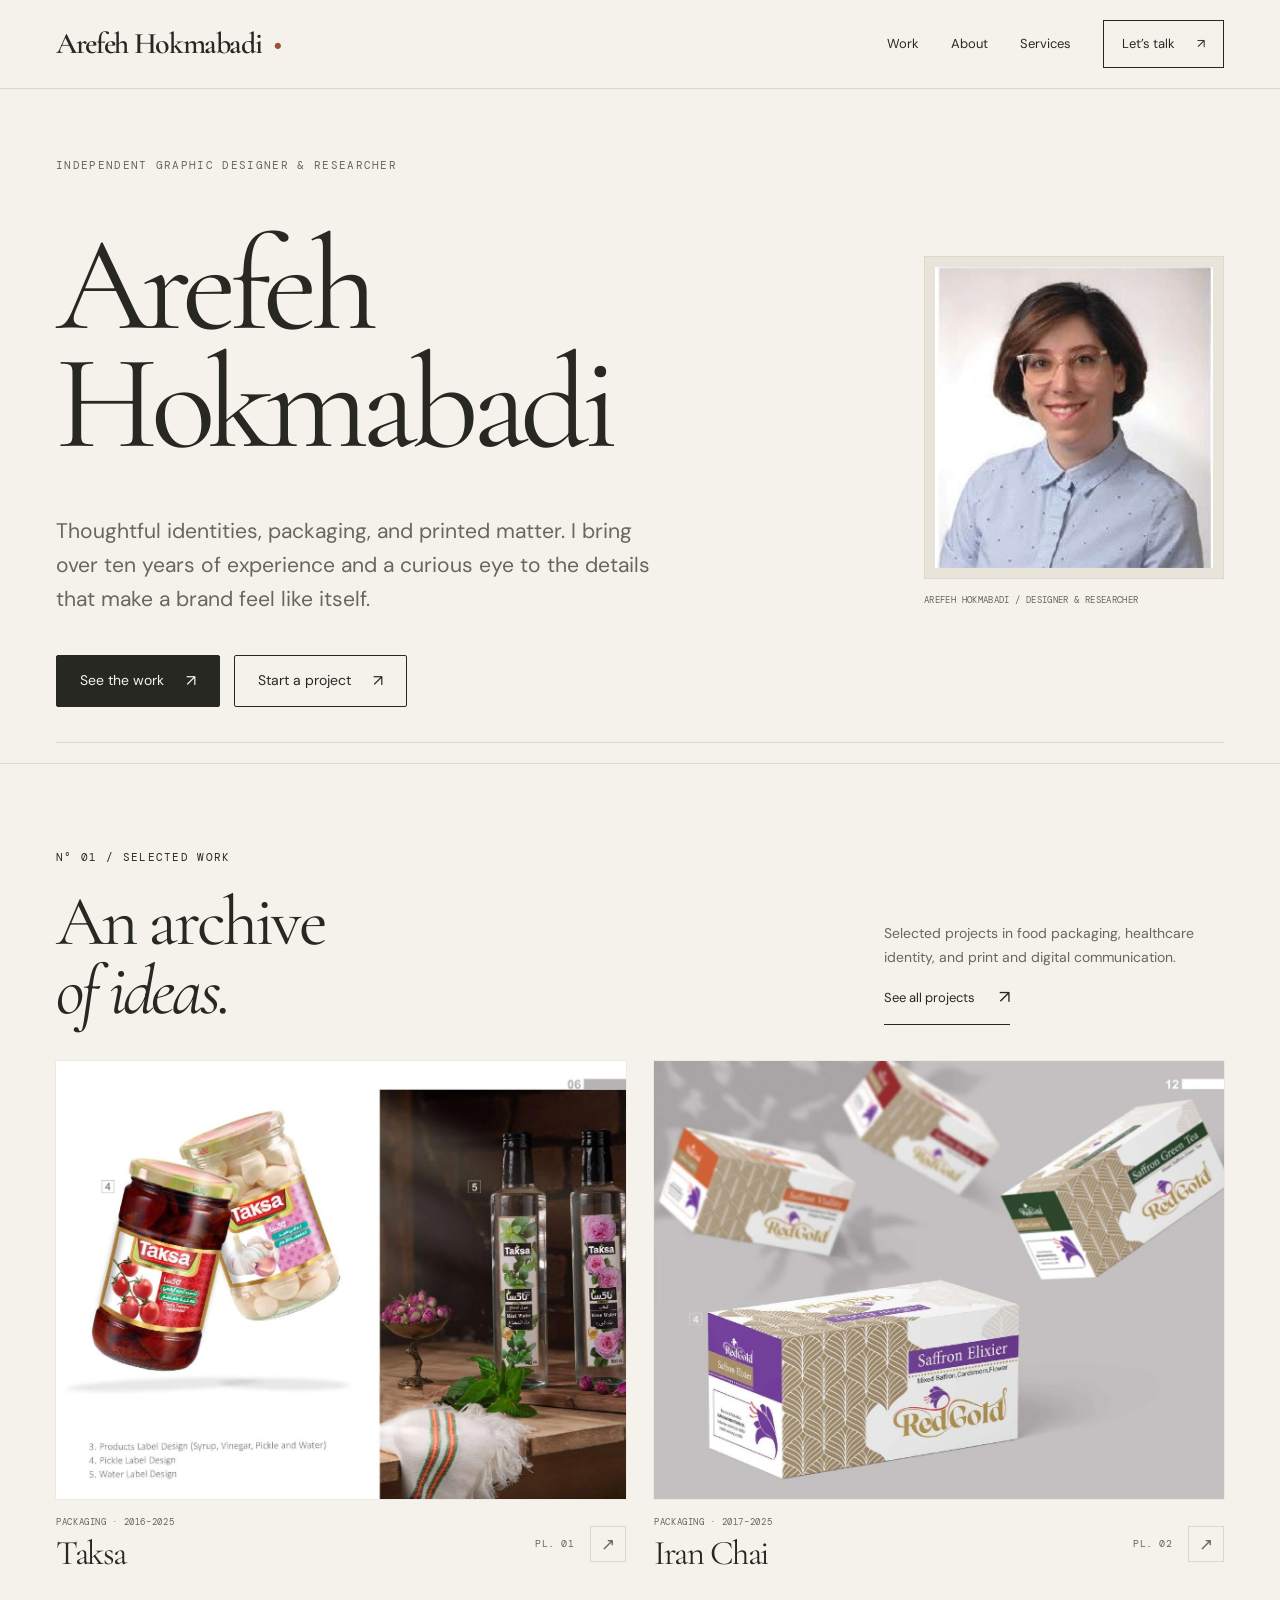
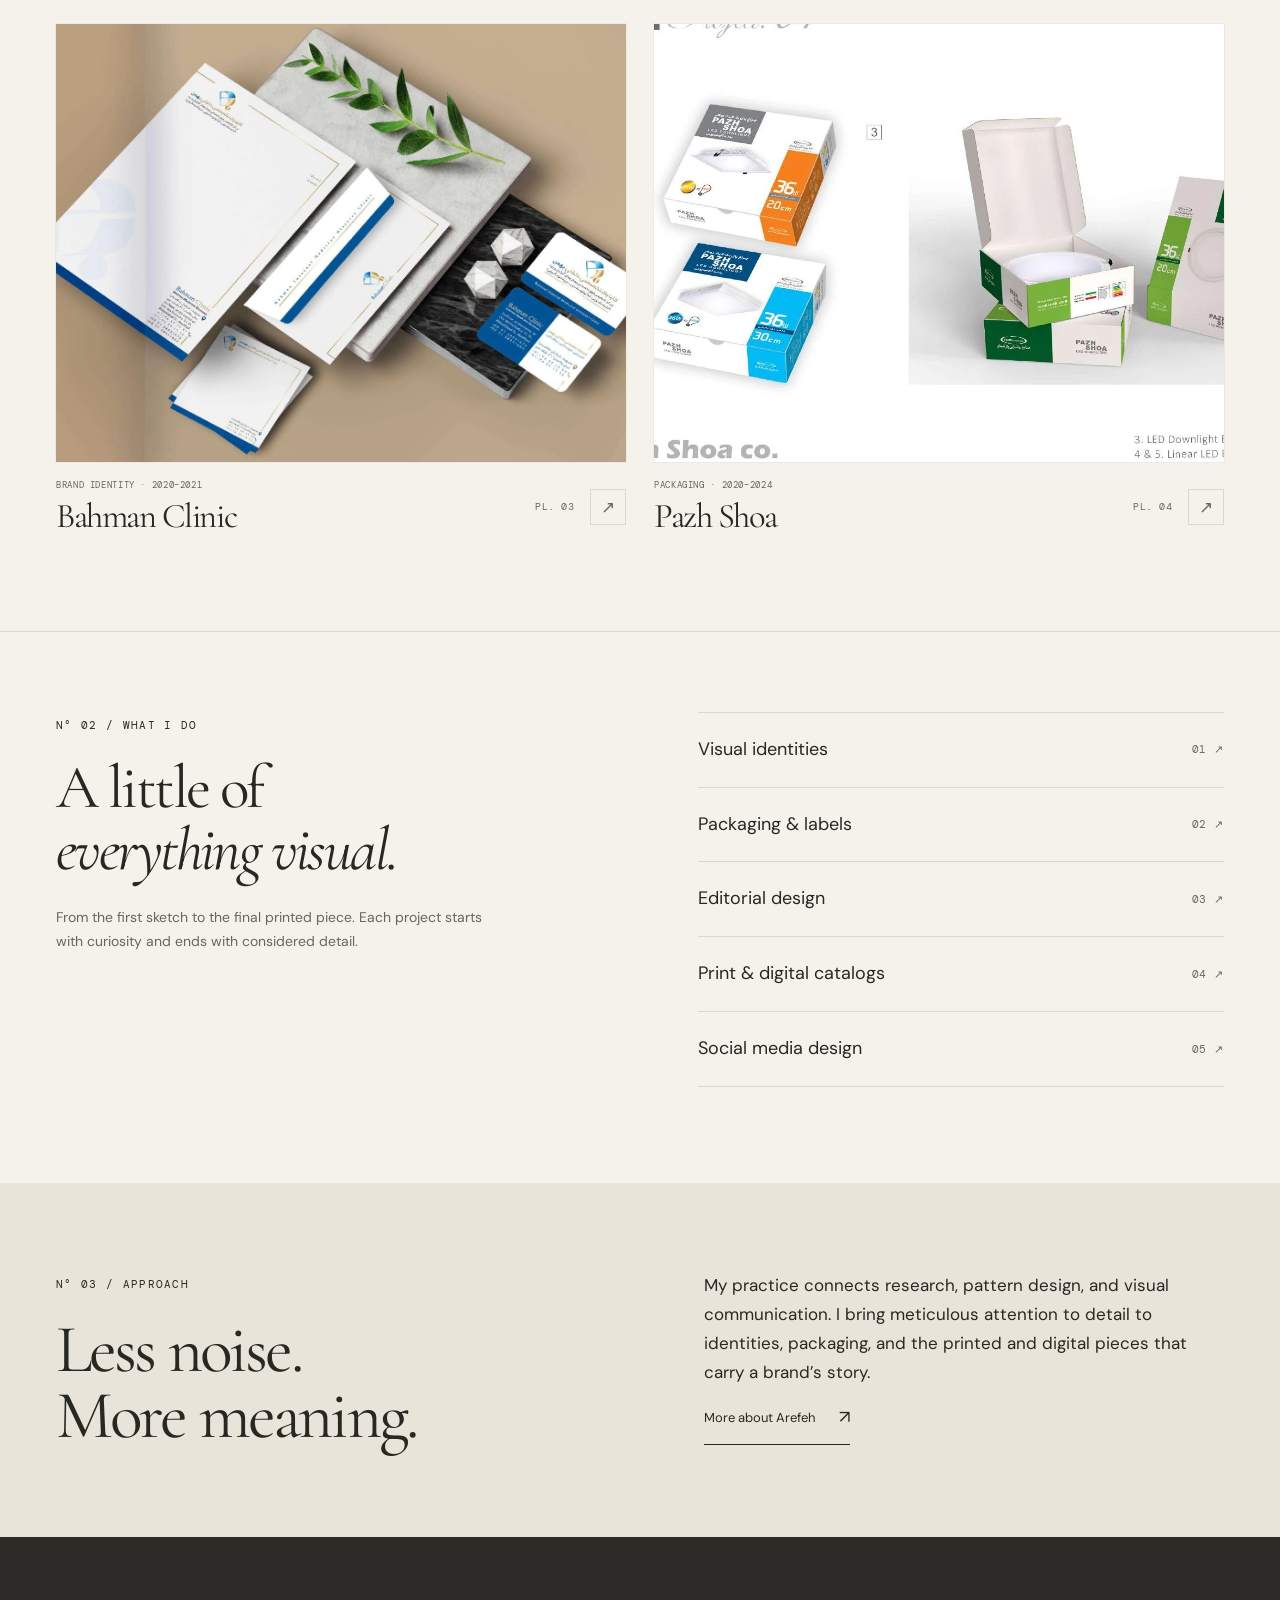
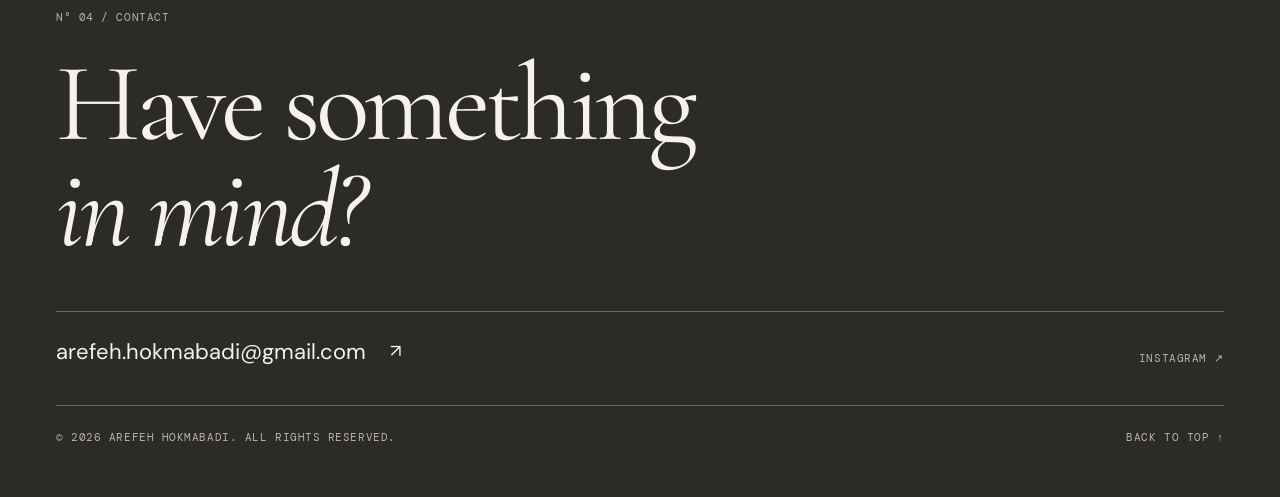
<file: index.html>
<!doctype html>
<html lang="en">
  <head>
    <meta charset="utf-8">
    <meta name="viewport" content="width=device-width, initial-scale=1">
    <meta name="theme-color" content="#f5f2eb">
    <meta name="description" content="Arefeh Hokmabadi — graphic designer and researcher specializing in branding, packaging, and visual communication.">
    <title>
      Graphic Design Portfolio — Arefeh Hokmabadi
    </title>
    <link rel="stylesheet" href="styles.css">
    <script src="js/main.js" defer>
    </script>
  </head>
  <body id="top">
    <!-- EDIT BRANDING: update the header and footer in every HTML page when changing name or contact details. -->
    <a class="skip-link" href="#main-content">
      Skip to content
    </a>
    <header class="header">
      <div class="wrap header-content">
        <a class="logo" href="index.html">
          Arefeh Hokmabadi
          <span aria-hidden="true">●</span>
        </a>
        <button class="mobile-trigger" id="menuButton" aria-expanded="false" aria-controls="mainNav">
          Menu +
        </button>
        <nav class="nav" id="mainNav" aria-label="Main navigation">
          <a href="work.html">Work</a>
          <a href="about.html">About</a>
          <a href="index.html#services">Services</a>
          <a class="contact-link" href="mailto:arefeh.hokmabadi@gmail.com">Let’s talk <span aria-hidden="true">↗</span></a>
        </nav>
      </div>
    </header>
    <!-- EDIT PAGE CONTENT: text, image src/alt, and project links below are all editable HTML. -->
    <main id="main-content">
      <section class="hero hero-stacked wrap">
        <div class="hero-copy">
        <!-- EDIT INTRO: name, short biography, and two primary links. -->
        <div class="hero-row">
          <span class="eyebrow">Independent graphic designer &amp; researcher</span>
        </div>
        <h1 class="serif">Arefeh<br><em>Hokmabadi</em></h1>
        <div class="hero-bottom">
          <p class="lede">Thoughtful identities, packaging, and printed matter. I bring over ten years of experience and a curious eye to the details that make a brand feel like itself.</p>
          <div class="hero-actions">
            <a class="button button-primary" href="#work">See the work <span aria-hidden="true">↗</span></a>
            <a class="button button-secondary" href="mailto:arefeh.hokmabadi@gmail.com">Start a project <span aria-hidden="true">↗</span></a>
          </div>
        </div>
        </div>
        <!-- EDIT PORTRAIT: replace src with your preferred photo. -->
        <figure class="hero-portrait">
          <img src="assets/portfolio/arefeh-hokmabadi.webp" alt="Portrait of Arefeh Hokmabadi" width="244" height="264" fetchpriority="high">
          <figcaption class="mono">Arefeh Hokmabadi / Designer &amp; researcher</figcaption>
        </figure>
      </section>
      <section id="work" class="section line">
        <div class="wrap">
          <div class="section-top">
            <div>
              <span class="eyebrow">
                N° 01 / Selected work
              </span>
              <h2 class="serif">
                An archive
                <br>
                <em>
                  of ideas.
                </em>
              </h2>
            </div>
            <div>
              <p class="section-intro">
                Selected projects in food packaging, healthcare identity, and print and digital communication.
              </p>
              <a class="text-link" href="work.html">
                See all projects
                <span>
                  ↗
                </span>
              </a>
            </div>
          </div>
          <div class="project-grid">
            <!-- EDIT PROJECT CARD: keep href and data-category in sync with the project page and filter. -->
            <a class="project-card" data-category="Packaging" href="taksa.html">
              <div class="art">
                <img src="assets/portfolio/taksa-cover.webp" alt="Taksa — Packaging, brand design, print &amp; digital catalogs" loading="eager" width="1200" height="980">
              </div>
              <div class="project-cap">
                <div>
                  <div class="meta">
                    Packaging · 2016–2025
                  </div>
                  <h3 class="serif">
                    Taksa
                  </h3>
                </div>
                <div class="mono project-number">
                  PL. 01 <span class="card-arrow" aria-hidden="true">↗</span></div>
              </div>
            </a>
            <!-- EDIT PROJECT CARD: keep href and data-category in sync with the project page and filter. -->
            <a class="project-card" data-category="Packaging" href="iran-chai.html">
              <div class="art">
                <img src="assets/portfolio/iran-chai-cover.webp" alt="Iran Chai — Packaging, brand design, print &amp; digital catalogs" loading="eager" width="1200" height="980">
              </div>
              <div class="project-cap">
                <div>
                  <div class="meta">
                    Packaging · 2017–2025
                  </div>
                  <h3 class="serif">
                    Iran Chai
                  </h3>
                </div>
                <div class="mono project-number">
                  PL. 02 <span class="card-arrow" aria-hidden="true">↗</span></div>
              </div>
            </a>
            <!-- EDIT PROJECT CARD: keep href and data-category in sync with the project page and filter. -->
            <a class="project-card" data-category="Brand identity" href="bahman-clinic.html">
              <div class="art">
                <img src="assets/portfolio/bahman-clinic-cover.webp" alt="Bahman Clinic — Logo design, corporate identity, stationery" loading="lazy" width="1200" height="980">
              </div>
              <div class="project-cap">
                <div>
                  <div class="meta">
                    Brand identity · 2020–2021
                  </div>
                  <h3 class="serif">
                    Bahman Clinic
                  </h3>
                </div>
                <div class="mono project-number">
                  PL. 03 <span class="card-arrow" aria-hidden="true">↗</span></div>
              </div>
            </a>
            <!-- EDIT PROJECT CARD: keep href and data-category in sync with the project page and filter. -->
            <a class="project-card" data-category="Packaging" href="pazh-shoa.html">
              <div class="art">
                <img src="assets/portfolio/pazh-shoa-cover.webp" alt="Pazh Shoa — Packaging, catalogs, social media design" loading="lazy" width="1200" height="980">
              </div>
              <div class="project-cap">
                <div>
                  <div class="meta">
                    Packaging · 2020–2024
                  </div>
                  <h3 class="serif">
                    Pazh Shoa
                  </h3>
                </div>
                <div class="mono project-number">
                  PL. 04 <span class="card-arrow" aria-hidden="true">↗</span></div>
              </div>
            </a>
          </div>
        </div>
      </section>
      <section id="services" class="section line">
        <div class="wrap service-grid">
          <div class="service-intro">
            <span class="eyebrow">
              N° 02 / What I do
            </span>
            <h2 class="serif">
              A little of
              <br>
              <em>
                everything visual.
              </em>
            </h2>
            <p>
              From the first sketch to the final printed piece. Each project starts with curiosity and ends with considered detail.
            </p>
          </div>
          <div class="service-items">
            <div class="service-item">
              <span>
                Visual identities
              </span>
              <span class="mono">
                01 ↗
              </span>
            </div>
            <div class="service-item">
              <span>
                Packaging &amp; labels
              </span>
              <span class="mono">
                02 ↗
              </span>
            </div>
            <div class="service-item">
              <span>
                Editorial design
              </span>
              <span class="mono">
                03 ↗
              </span>
            </div>
            <div class="service-item">
              <span>
                Print &amp; digital catalogs
              </span>
              <span class="mono">
                04 ↗
              </span>
            </div>
            <div class="service-item">
              <span>
                Social media design
              </span>
              <span class="mono">
                05 ↗
              </span>
            </div>
          </div>
        </div>
      </section>
      <section class="about-band">
        <div class="wrap about-inner">
          <div>
            <span class="eyebrow">
              N° 03 / Approach
            </span>
            <h2 class="serif">
              Less noise.
              <br>
              More meaning.
            </h2>
          </div>
          <div>
            <p>
              My practice connects research, pattern design, and visual communication. I bring meticulous attention to detail to identities, packaging, and the printed and digital pieces that carry a brand’s story.
            </p>
            <a class="text-link" href="about.html">
              More about Arefeh
              <span>
                ↗
              </span>
            </a>
          </div>
        </div>
      </section>
    </main>
    <footer class="footer" id="contact">
      <div class="wrap">
        <div class="mono small">
          N° 04 / Contact
        </div>
        <h2 class="serif">
          Have something
          <br>
          <em>
            in mind?
          </em>
        </h2>
        <div class="footer-actions">
          <a class="text-link" href="mailto:arefeh.hokmabadi@gmail.com">
            arefeh.hokmabadi@gmail.com
            <span>
              ↗
            </span>
          </a>
          <div class="mono small">
            <a href="https://www.instagram.com/formgraphic21/">
              Instagram ↗
            </a>
          </div>
        </div>
        <div class="footer-actions">
          <span class="mono small">
            © 2026 Arefeh Hokmabadi. All rights reserved.
          </span>
          <a class="mono small" href="#top">
            Back to top ↑
          </a>
        </div>
      </div>
    </footer>
  </body>
</html>
</file>
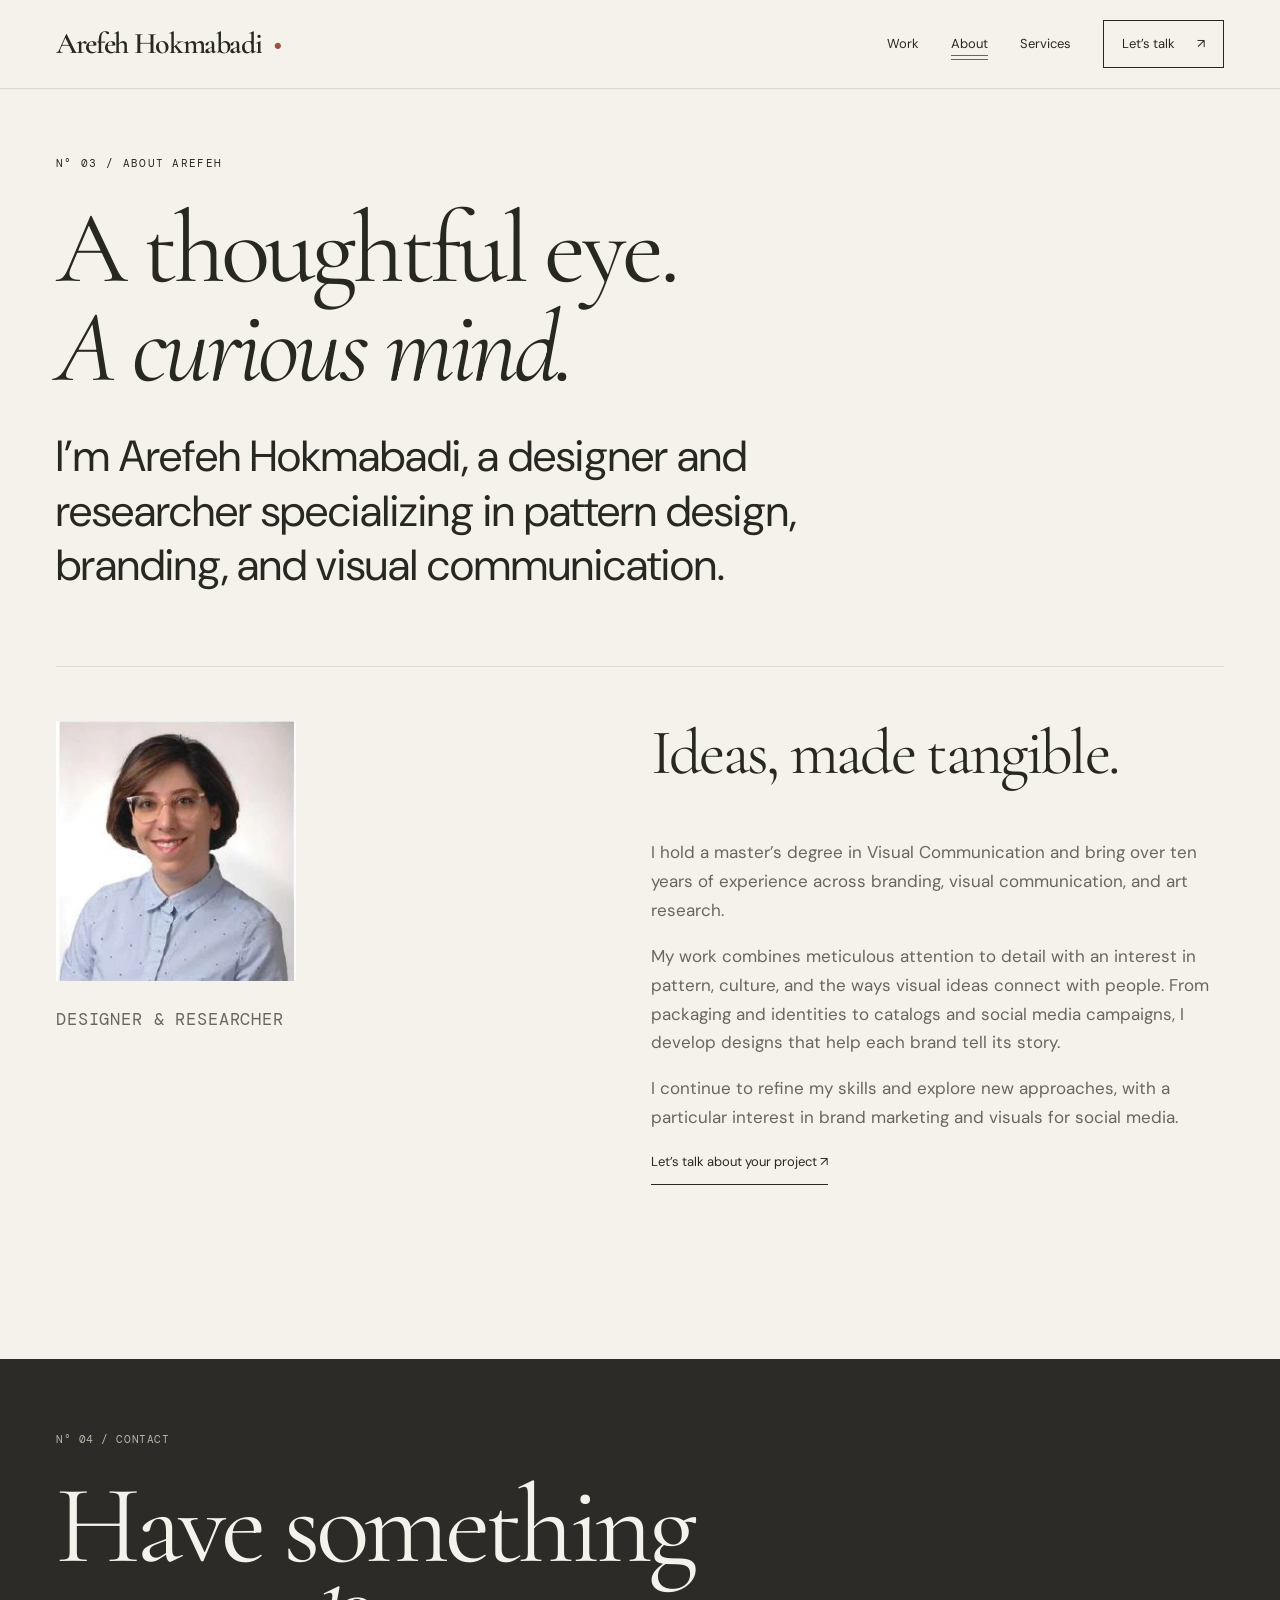
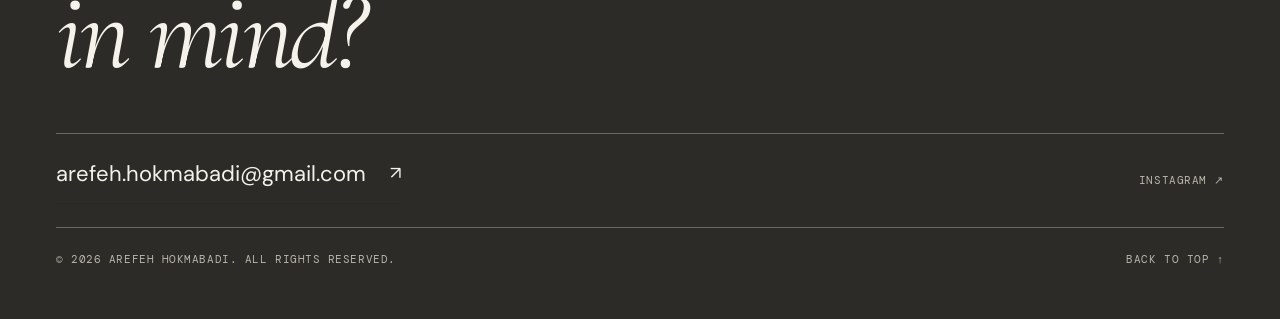
<file: about.html>
<!doctype html>
<html lang="en">
  <head>
    <meta charset="utf-8">
    <meta name="viewport" content="width=device-width, initial-scale=1">
    <meta name="theme-color" content="#f5f2eb">
    <meta name="description" content="Meet Arefeh Hokmabadi, a graphic designer and researcher with a master’s degree in Visual Communication and over ten years of experience.">
    <title>
      About — Arefeh Hokmabadi
    </title>
    <link rel="stylesheet" href="styles.css">
    <script src="js/main.js" defer>
    </script>
  </head>
  <body id="top">
    <!-- EDIT BRANDING: update the header and footer in every HTML page when changing name or contact details. -->
    <a class="skip-link" href="#main-content">
      Skip to content
    </a>
    <header class="header">
      <div class="wrap header-content">
        <a class="logo" href="index.html">
          Arefeh Hokmabadi
          <span aria-hidden="true">●</span>
        </a>
        <button class="mobile-trigger" id="menuButton" aria-expanded="false" aria-controls="mainNav">
          Menu +
        </button>
        <nav class="nav" id="mainNav" aria-label="Main navigation">
          <a href="work.html">Work</a>
          <a href="about.html" aria-current="page">About</a>
          <a href="index.html#services">Services</a>
          <a class="contact-link" href="mailto:arefeh.hokmabadi@gmail.com">Let’s talk <span aria-hidden="true">↗</span></a>
        </nav>
      </div>
    </header>
    <!-- EDIT PAGE CONTENT: text, image src/alt, and project links below are all editable HTML. -->
    <main id="main-content" class="wrap about-page">
      <section class="subhero">
        <div class="eyebrow">
          N° 03 / About Arefeh
        </div>
        <h1 class="serif">
          A thoughtful eye.
          <br>
          <em>
            A curious mind.
          </em>
        </h1>
        <p class="statement">
          I’m Arefeh Hokmabadi, a designer and researcher specializing in pattern design, branding, and visual communication.
        </p>
      </section>
      <section class="detail-story line">
        <div>
          <img class="about-portrait" src="assets/portfolio/arefeh-hokmabadi.webp" alt="Portrait of Arefeh Hokmabadi" width="244" height="264">
          <p class="mono muted">
            Designer &amp; researcher
          </p>
        </div>
        <div>
          <h2 class="serif">
            Ideas, made tangible.
          </h2>
          <p>
            I hold a master’s degree in Visual Communication and bring over ten years of experience across branding, visual communication, and art research.
          </p>
          <p>
            My work combines meticulous attention to detail with an interest in pattern, culture, and the ways visual ideas connect with people. From packaging and identities to catalogs and social media campaigns, I develop designs that help each brand tell its story.
          </p>
          <p>
            I continue to refine my skills and explore new approaches, with a particular interest in brand marketing and visuals for social media.
          </p>
          <a class="text-link" href="mailto:arefeh.hokmabadi@gmail.com">
            Let’s talk about your project ↗
          </a>
        </div>
      </section>
    </main>
    <footer class="footer" id="contact">
      <div class="wrap">
        <div class="mono small">
          N° 04 / Contact
        </div>
        <h2 class="serif">
          Have something
          <br>
          <em>
            in mind?
          </em>
        </h2>
        <div class="footer-actions">
          <a class="text-link" href="mailto:arefeh.hokmabadi@gmail.com">
            arefeh.hokmabadi@gmail.com
            <span>
              ↗
            </span>
          </a>
          <div class="mono small">
            <a href="https://www.instagram.com/formgraphic21/">
              Instagram ↗
            </a>
          </div>
        </div>
        <div class="footer-actions">
          <span class="mono small">
            © 2026 Arefeh Hokmabadi. All rights reserved.
          </span>
          <a class="mono small" href="#top">
            Back to top ↑
          </a>
        </div>
      </div>
    </footer>
  </body>
</html>
</file>
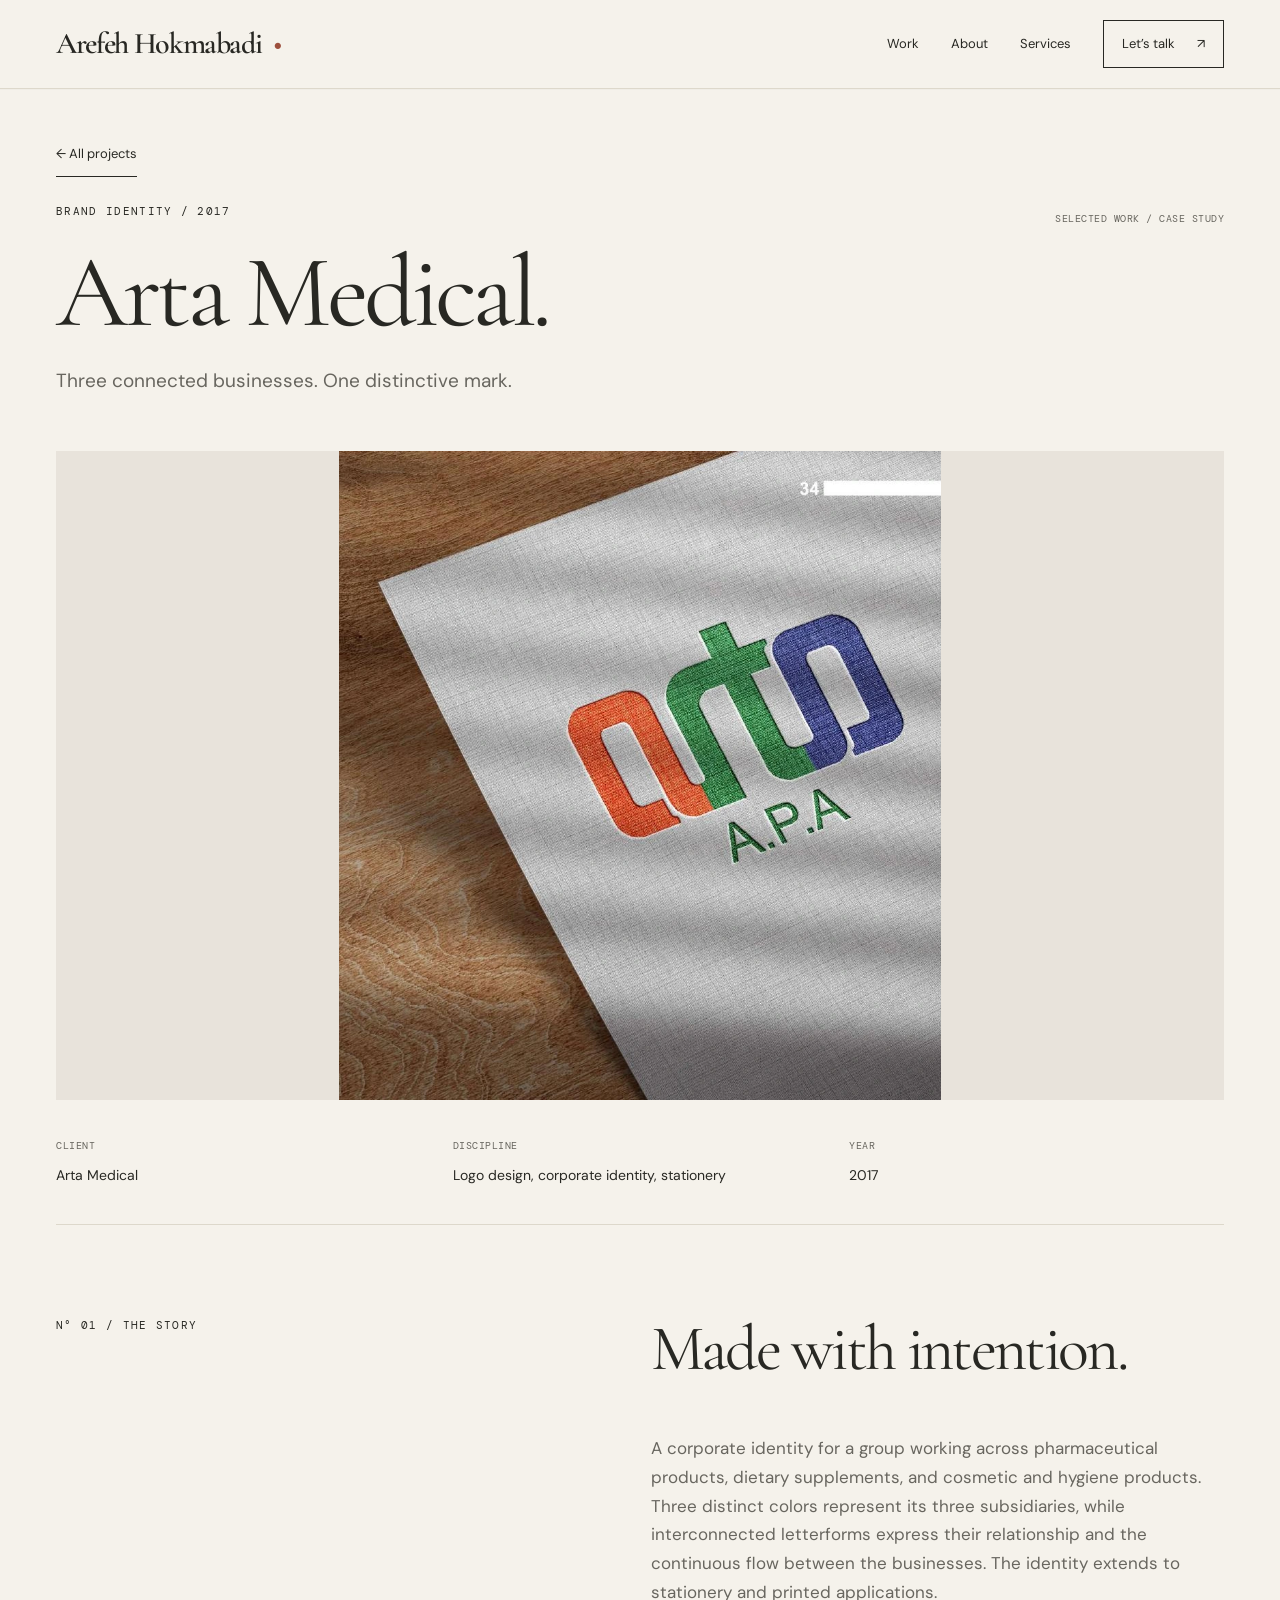
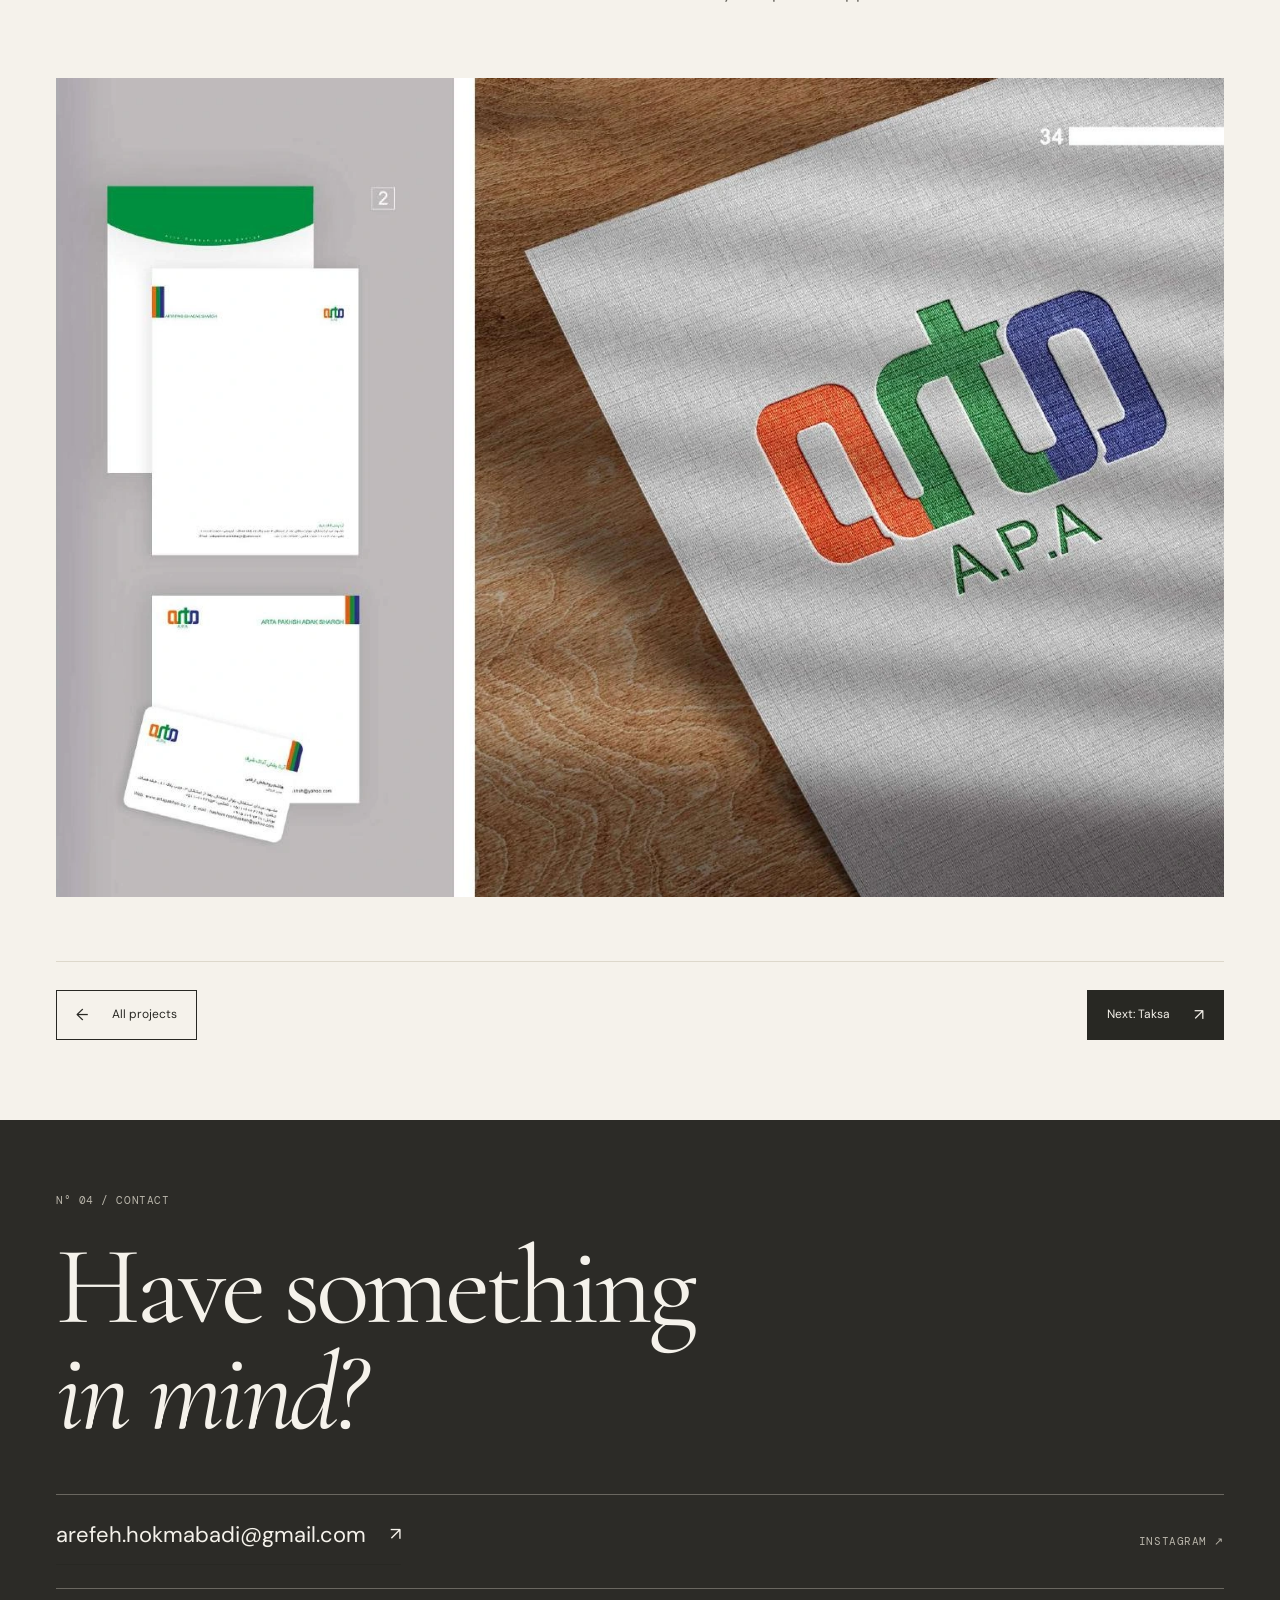
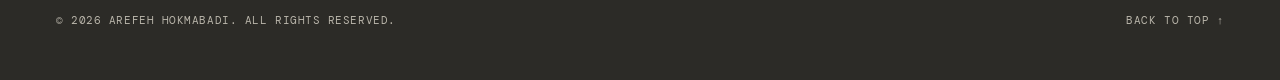
<file: arta-medical.html>
<!doctype html>
<html lang="en">
  <head>
    <meta charset="utf-8">
    <meta name="viewport" content="width=device-width, initial-scale=1">
    <meta name="theme-color" content="#f5f2eb">
    <meta name="description" content="Three connected businesses. One distinctive mark.">
    <title>
      Arta Medical — Arefeh Hokmabadi
    </title>
    <link rel="stylesheet" href="styles.css">
    <script src="js/main.js" defer>
    </script>
  </head>
  <body id="top">
    <!-- EDIT BRANDING: update the header and footer in every HTML page when changing name or contact details. -->
    <a class="skip-link" href="#main-content">
      Skip to content
    </a>
    <header class="header">
      <div class="wrap header-content">
        <a class="logo" href="index.html">
          Arefeh Hokmabadi
          <span aria-hidden="true">●</span>
        </a>
        <button class="mobile-trigger" id="menuButton" aria-expanded="false" aria-controls="mainNav">
          Menu +
        </button>
        <nav class="nav" id="mainNav" aria-label="Main navigation">
          <a href="work.html">Work</a>
          <a href="about.html">About</a>
          <a href="index.html#services">Services</a>
          <a class="contact-link" href="mailto:arefeh.hokmabadi@gmail.com">Let’s talk <span aria-hidden="true">↗</span></a>
        </nav>
      </div>
    </header>
    <!-- EDIT PAGE CONTENT: text, image src/alt, and project links below are all editable HTML. -->
    <main id="main-content" class="wrap">
      <section class="detail-hero">
        <a href="work.html" class="text-link">
          ← All projects
        </a>
        <div class="detail-head">
          <div>
            <div class="eyebrow">
              Brand identity / 2017
            </div>
            <h1 class="serif">
              Arta Medical.
            </h1>
          </div>
          <div class="mono muted">
            Selected work / Case study
          </div>
        </div>
        <p class="lede">
          Three connected businesses. One distinctive mark.
        </p>
      </section>
      <!-- EDIT COVER: replace src and describe your artwork in alt. -->
      <img class="detail-cover" src="assets/portfolio/arta-medical-cover.webp" alt="Arta Medical — Logo design, corporate identity, stationery">
      <dl class="detail-meta">
        <div>
          <dt class="mono">
            Client
          </dt>
          <dd>
            Arta Medical
          </dd>
        </div>
        <div>
          <dt class="mono">
            Discipline
          </dt>
          <dd>
            Logo design, corporate identity, stationery
          </dd>
        </div>
        <div>
          <dt class="mono">
            Year
          </dt>
          <dd>
            2017
          </dd>
        </div>
      </dl>
      <section class="detail-story">
        <div class="eyebrow">
          N° 01 / The story
        </div>
        <div>
          <h2 class="serif">
            Made with intention.
          </h2>
          <p>
            A corporate identity for a group working across pharmaceutical products, dietary supplements, and cosmetic and hygiene products. Three distinct colors represent its three subsidiaries, while interconnected letterforms express their relationship and the continuous flow between the businesses. The identity extends to stationery and printed applications.
          </p>
        </div>
      </section>
      <!-- EDIT GALLERY: each image can be replaced independently. -->
      <div class="detail-gallery portfolio-gallery">
        <img src="assets/portfolio/arta-medical-1.webp" alt="Arta Medical — portfolio artwork 1" loading="lazy">
      </div>
      <!-- EDIT PROJECT NAVIGATION: use the same button style as the homepage. -->
      <nav class="project-pagination" aria-label="Project navigation">
        <a class="button button-secondary" href="work.html"><span aria-hidden="true">←</span> All projects</a>
        <a class="button button-primary" href="taksa.html">Next: Taksa <span aria-hidden="true">↗</span></a>
      </nav>
    </main>
    <footer class="footer" id="contact">
      <div class="wrap">
        <div class="mono small">
          N° 04 / Contact
        </div>
        <h2 class="serif">
          Have something
          <br>
          <em>
            in mind?
          </em>
        </h2>
        <div class="footer-actions">
          <a class="text-link" href="mailto:arefeh.hokmabadi@gmail.com">
            arefeh.hokmabadi@gmail.com
            <span>
              ↗
            </span>
          </a>
          <div class="mono small">
            <a href="https://www.instagram.com/formgraphic21/">
              Instagram ↗
            </a>
          </div>
        </div>
        <div class="footer-actions">
          <span class="mono small">
            © 2026 Arefeh Hokmabadi. All rights reserved.
          </span>
          <a class="mono small" href="#top">
            Back to top ↑
          </a>
        </div>
      </div>
    </footer>
  </body>
</html>
</file>
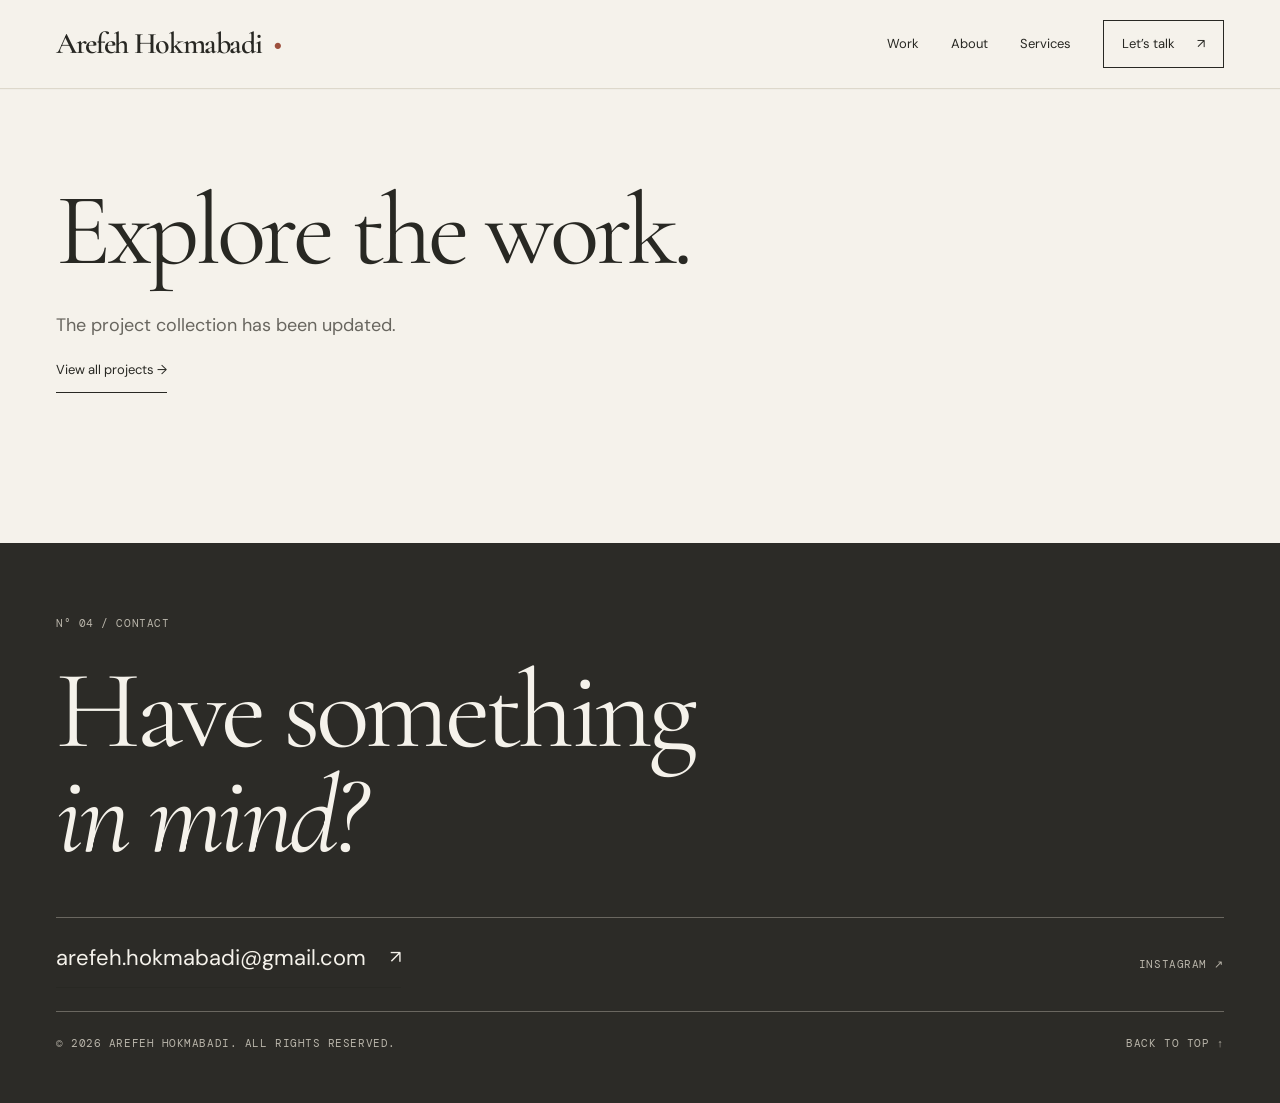
<file: atelier-objects.html>
<!doctype html>
<html lang="en">
  <head>
    <meta charset="utf-8">
    <meta name="viewport" content="width=device-width, initial-scale=1">
    <meta name="theme-color" content="#f5f2eb">
    <meta name="description" content="Explore the graphic design projects of Arefeh Hokmabadi.">
    <title>
      Project archive — Arefeh Hokmabadi
    </title>
    <link rel="stylesheet" href="styles.css">
    <script src="js/main.js" defer>
    </script>
  </head>
  <body id="top">
    <!-- EDIT BRANDING: update the header and footer in every HTML page when changing name or contact details. -->
    <a class="skip-link" href="#main-content">
      Skip to content
    </a>
    <header class="header">
      <div class="wrap header-content">
        <a class="logo" href="index.html">
          Arefeh Hokmabadi
          <span aria-hidden="true">●</span>
        </a>
        <button class="mobile-trigger" id="menuButton" aria-expanded="false" aria-controls="mainNav">
          Menu +
        </button>
        <nav class="nav" id="mainNav" aria-label="Main navigation">
          <a href="work.html">Work</a>
          <a href="about.html">About</a>
          <a href="index.html#services">Services</a>
          <a class="contact-link" href="mailto:arefeh.hokmabadi@gmail.com">Let’s talk <span aria-hidden="true">↗</span></a>
        </nav>
      </div>
    </header>
    <!-- EDIT PAGE CONTENT: text, image src/alt, and project links below are all editable HTML. -->
    <main id="main-content" class="wrap about-page">
      <section class="subhero">
        <h1 class="serif">
          Explore the work.
        </h1>
        <p class="lede">
          The project collection has been updated.
        </p>
        <a class="text-link" href="work.html">
          View all projects →
        </a>
      </section>
    </main>
    <footer class="footer" id="contact">
      <div class="wrap">
        <div class="mono small">
          N° 04 / Contact
        </div>
        <h2 class="serif">
          Have something
          <br>
          <em>
            in mind?
          </em>
        </h2>
        <div class="footer-actions">
          <a class="text-link" href="mailto:arefeh.hokmabadi@gmail.com">
            arefeh.hokmabadi@gmail.com
            <span>
              ↗
            </span>
          </a>
          <div class="mono small">
            <a href="https://www.instagram.com/formgraphic21/">
              Instagram ↗
            </a>
          </div>
        </div>
        <div class="footer-actions">
          <span class="mono small">
            © 2026 Arefeh Hokmabadi. All rights reserved.
          </span>
          <a class="mono small" href="#top">
            Back to top ↑
          </a>
        </div>
      </div>
    </footer>
  </body>
</html>
</file>
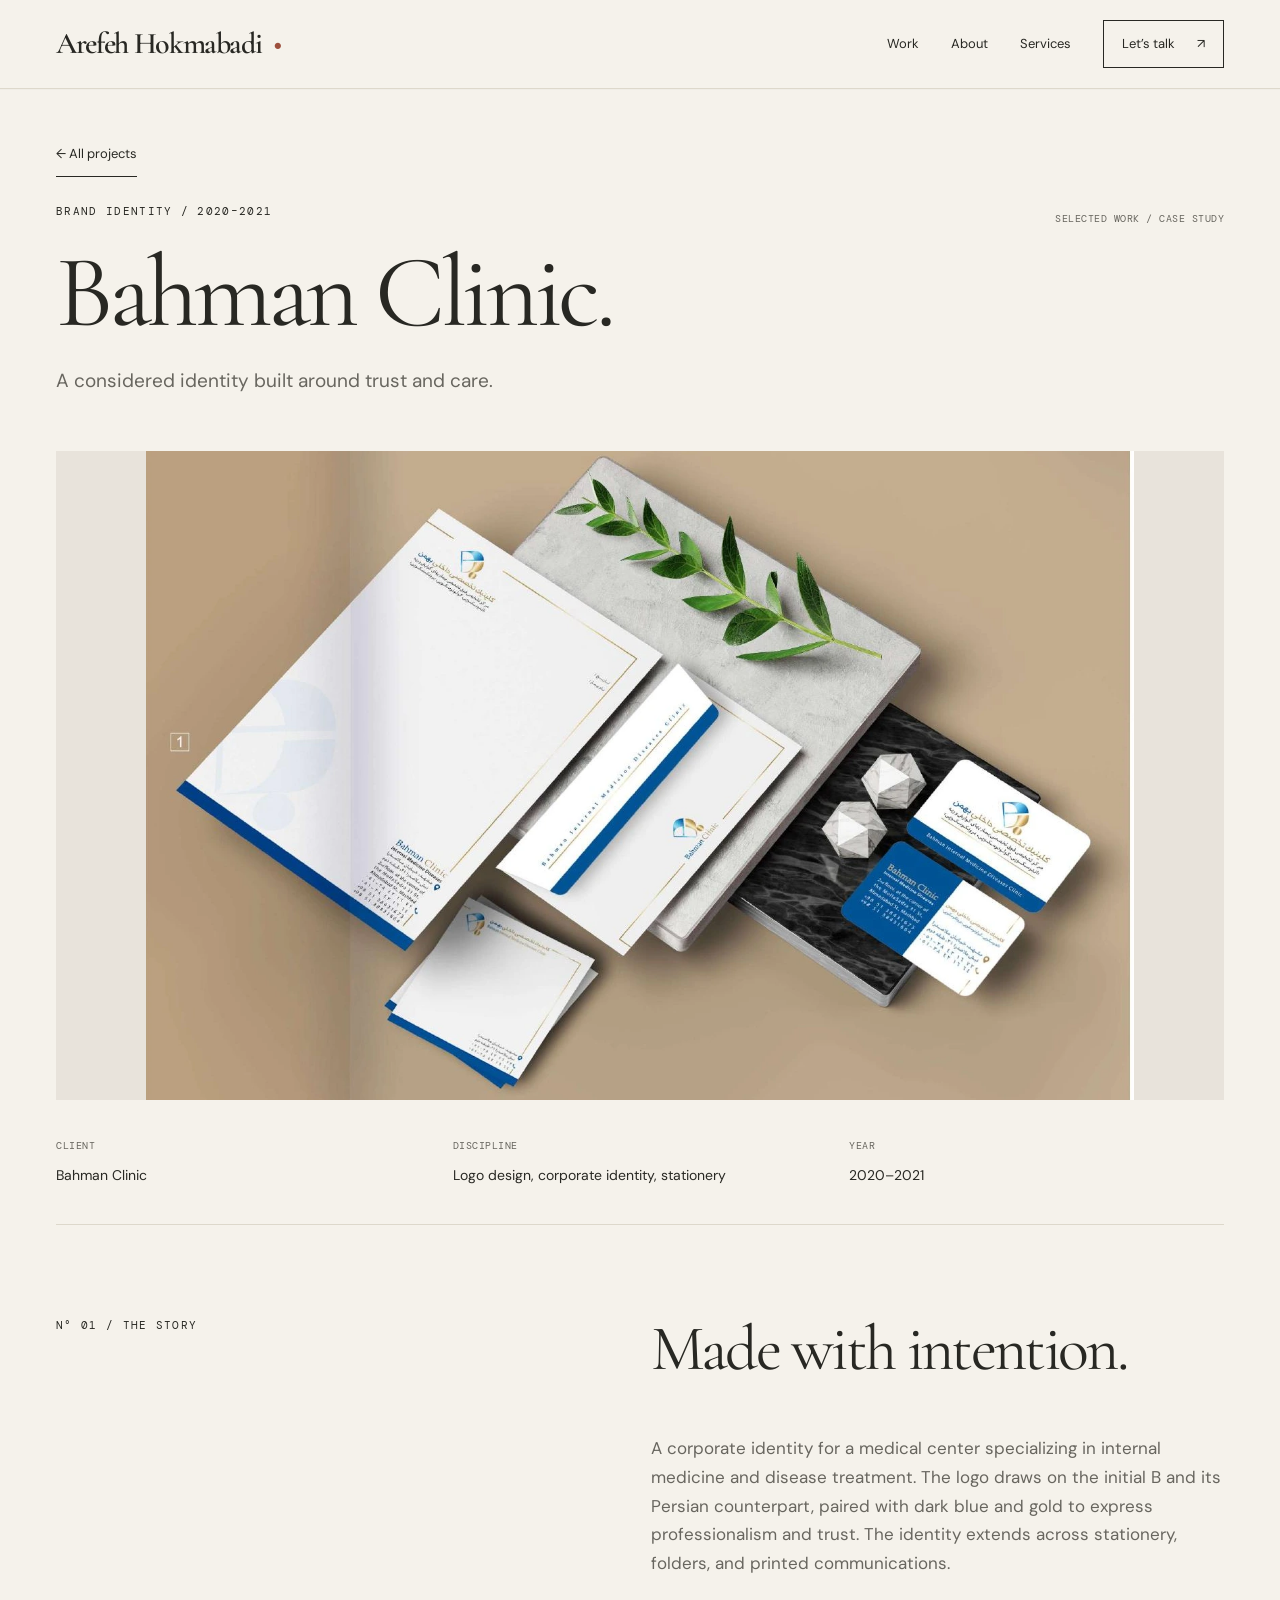
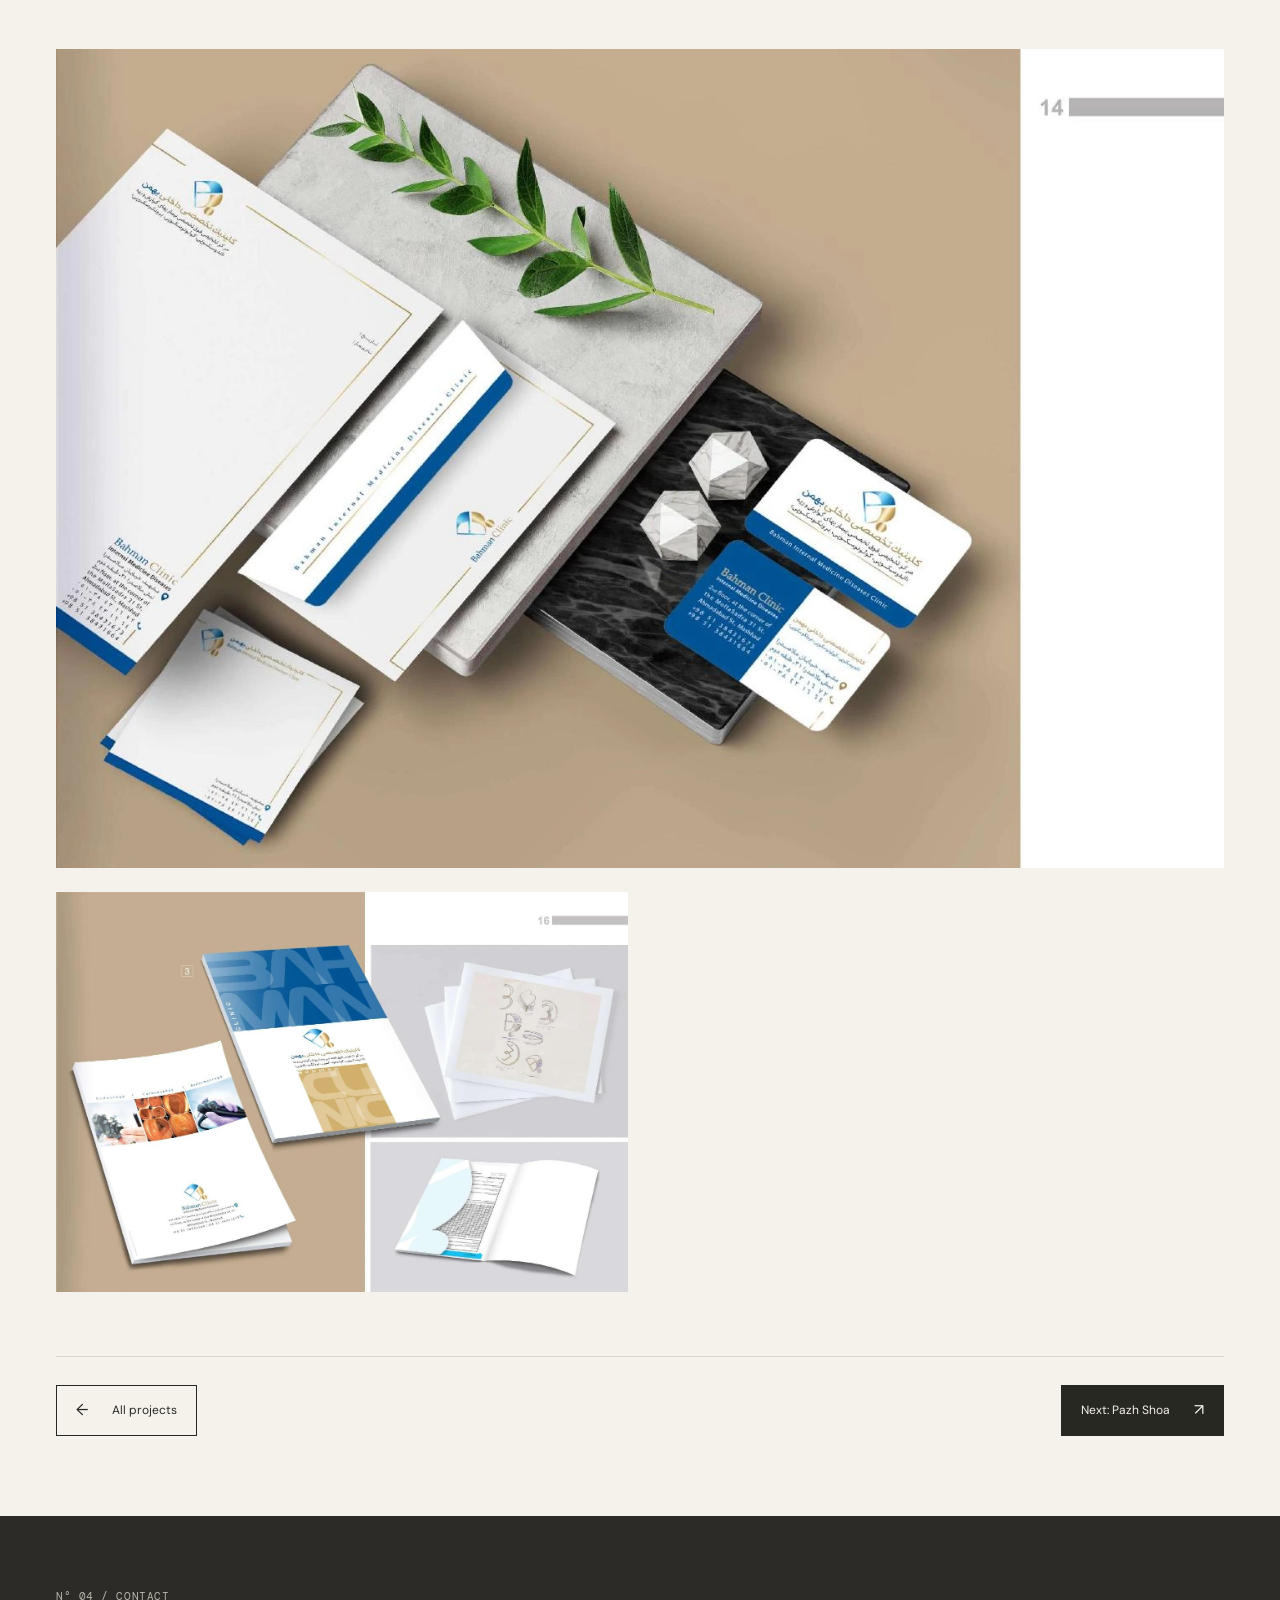
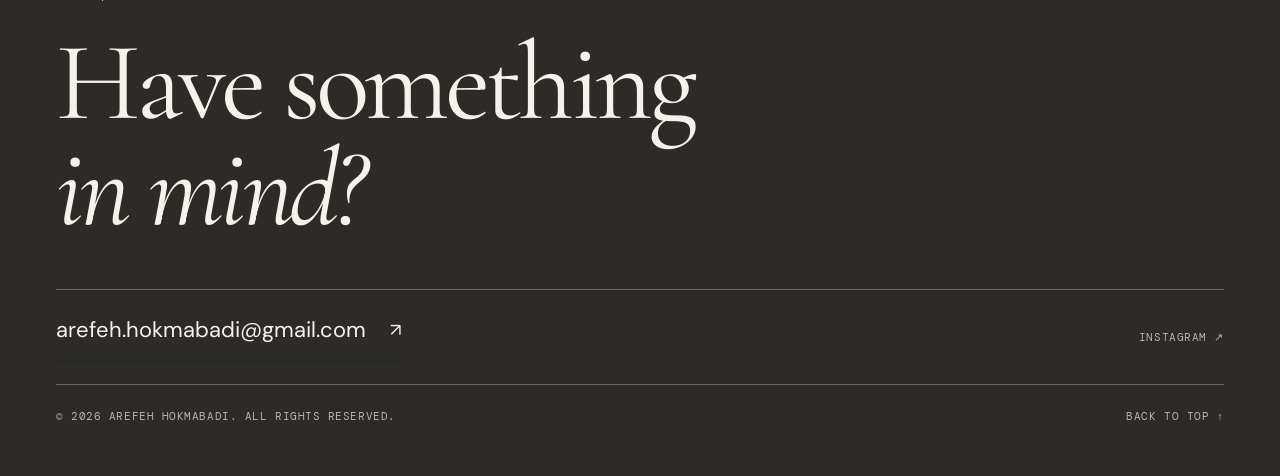
<file: bahman-clinic.html>
<!doctype html>
<html lang="en">
  <head>
    <meta charset="utf-8">
    <meta name="viewport" content="width=device-width, initial-scale=1">
    <meta name="theme-color" content="#f5f2eb">
    <meta name="description" content="A considered identity built around trust and care.">
    <title>
      Bahman Clinic — Arefeh Hokmabadi
    </title>
    <link rel="stylesheet" href="styles.css">
    <script src="js/main.js" defer>
    </script>
  </head>
  <body id="top">
    <!-- EDIT BRANDING: update the header and footer in every HTML page when changing name or contact details. -->
    <a class="skip-link" href="#main-content">
      Skip to content
    </a>
    <header class="header">
      <div class="wrap header-content">
        <a class="logo" href="index.html">
          Arefeh Hokmabadi
          <span aria-hidden="true">●</span>
        </a>
        <button class="mobile-trigger" id="menuButton" aria-expanded="false" aria-controls="mainNav">
          Menu +
        </button>
        <nav class="nav" id="mainNav" aria-label="Main navigation">
          <a href="work.html">Work</a>
          <a href="about.html">About</a>
          <a href="index.html#services">Services</a>
          <a class="contact-link" href="mailto:arefeh.hokmabadi@gmail.com">Let’s talk <span aria-hidden="true">↗</span></a>
        </nav>
      </div>
    </header>
    <!-- EDIT PAGE CONTENT: text, image src/alt, and project links below are all editable HTML. -->
    <main id="main-content" class="wrap">
      <section class="detail-hero">
        <a href="work.html" class="text-link">
          ← All projects
        </a>
        <div class="detail-head">
          <div>
            <div class="eyebrow">
              Brand identity / 2020–2021
            </div>
            <h1 class="serif">
              Bahman Clinic.
            </h1>
          </div>
          <div class="mono muted">
            Selected work / Case study
          </div>
        </div>
        <p class="lede">
          A considered identity built around trust and care.
        </p>
      </section>
      <!-- EDIT COVER: replace src and describe your artwork in alt. -->
      <img class="detail-cover" src="assets/portfolio/bahman-clinic-cover.webp" alt="Bahman Clinic — Logo design, corporate identity, stationery">
      <dl class="detail-meta">
        <div>
          <dt class="mono">
            Client
          </dt>
          <dd>
            Bahman Clinic
          </dd>
        </div>
        <div>
          <dt class="mono">
            Discipline
          </dt>
          <dd>
            Logo design, corporate identity, stationery
          </dd>
        </div>
        <div>
          <dt class="mono">
            Year
          </dt>
          <dd>
            2020–2021
          </dd>
        </div>
      </dl>
      <section class="detail-story">
        <div class="eyebrow">
          N° 01 / The story
        </div>
        <div>
          <h2 class="serif">
            Made with intention.
          </h2>
          <p>
            A corporate identity for a medical center specializing in internal medicine and disease treatment. The logo draws on the initial B and its Persian counterpart, paired with dark blue and gold to express professionalism and trust. The identity extends across stationery, folders, and printed communications.
          </p>
        </div>
      </section>
      <!-- EDIT GALLERY: each image can be replaced independently. -->
      <div class="detail-gallery portfolio-gallery">
        <img src="assets/portfolio/bahman-clinic-1.webp" alt="Bahman Clinic — portfolio artwork 1" loading="lazy">
        <img src="assets/portfolio/bahman-clinic-2.webp" alt="Bahman Clinic — portfolio artwork 2" loading="lazy">
      </div>
      <!-- EDIT PROJECT NAVIGATION: use the same button style as the homepage. -->
      <nav class="project-pagination" aria-label="Project navigation">
        <a class="button button-secondary" href="work.html"><span aria-hidden="true">←</span> All projects</a>
        <a class="button button-primary" href="pazh-shoa.html">Next: Pazh Shoa <span aria-hidden="true">↗</span></a>
      </nav>
    </main>
    <footer class="footer" id="contact">
      <div class="wrap">
        <div class="mono small">
          N° 04 / Contact
        </div>
        <h2 class="serif">
          Have something
          <br>
          <em>
            in mind?
          </em>
        </h2>
        <div class="footer-actions">
          <a class="text-link" href="mailto:arefeh.hokmabadi@gmail.com">
            arefeh.hokmabadi@gmail.com
            <span>
              ↗
            </span>
          </a>
          <div class="mono small">
            <a href="https://www.instagram.com/formgraphic21/">
              Instagram ↗
            </a>
          </div>
        </div>
        <div class="footer-actions">
          <span class="mono small">
            © 2026 Arefeh Hokmabadi. All rights reserved.
          </span>
          <a class="mono small" href="#top">
            Back to top ↑
          </a>
        </div>
      </div>
    </footer>
  </body>
</html>
</file>
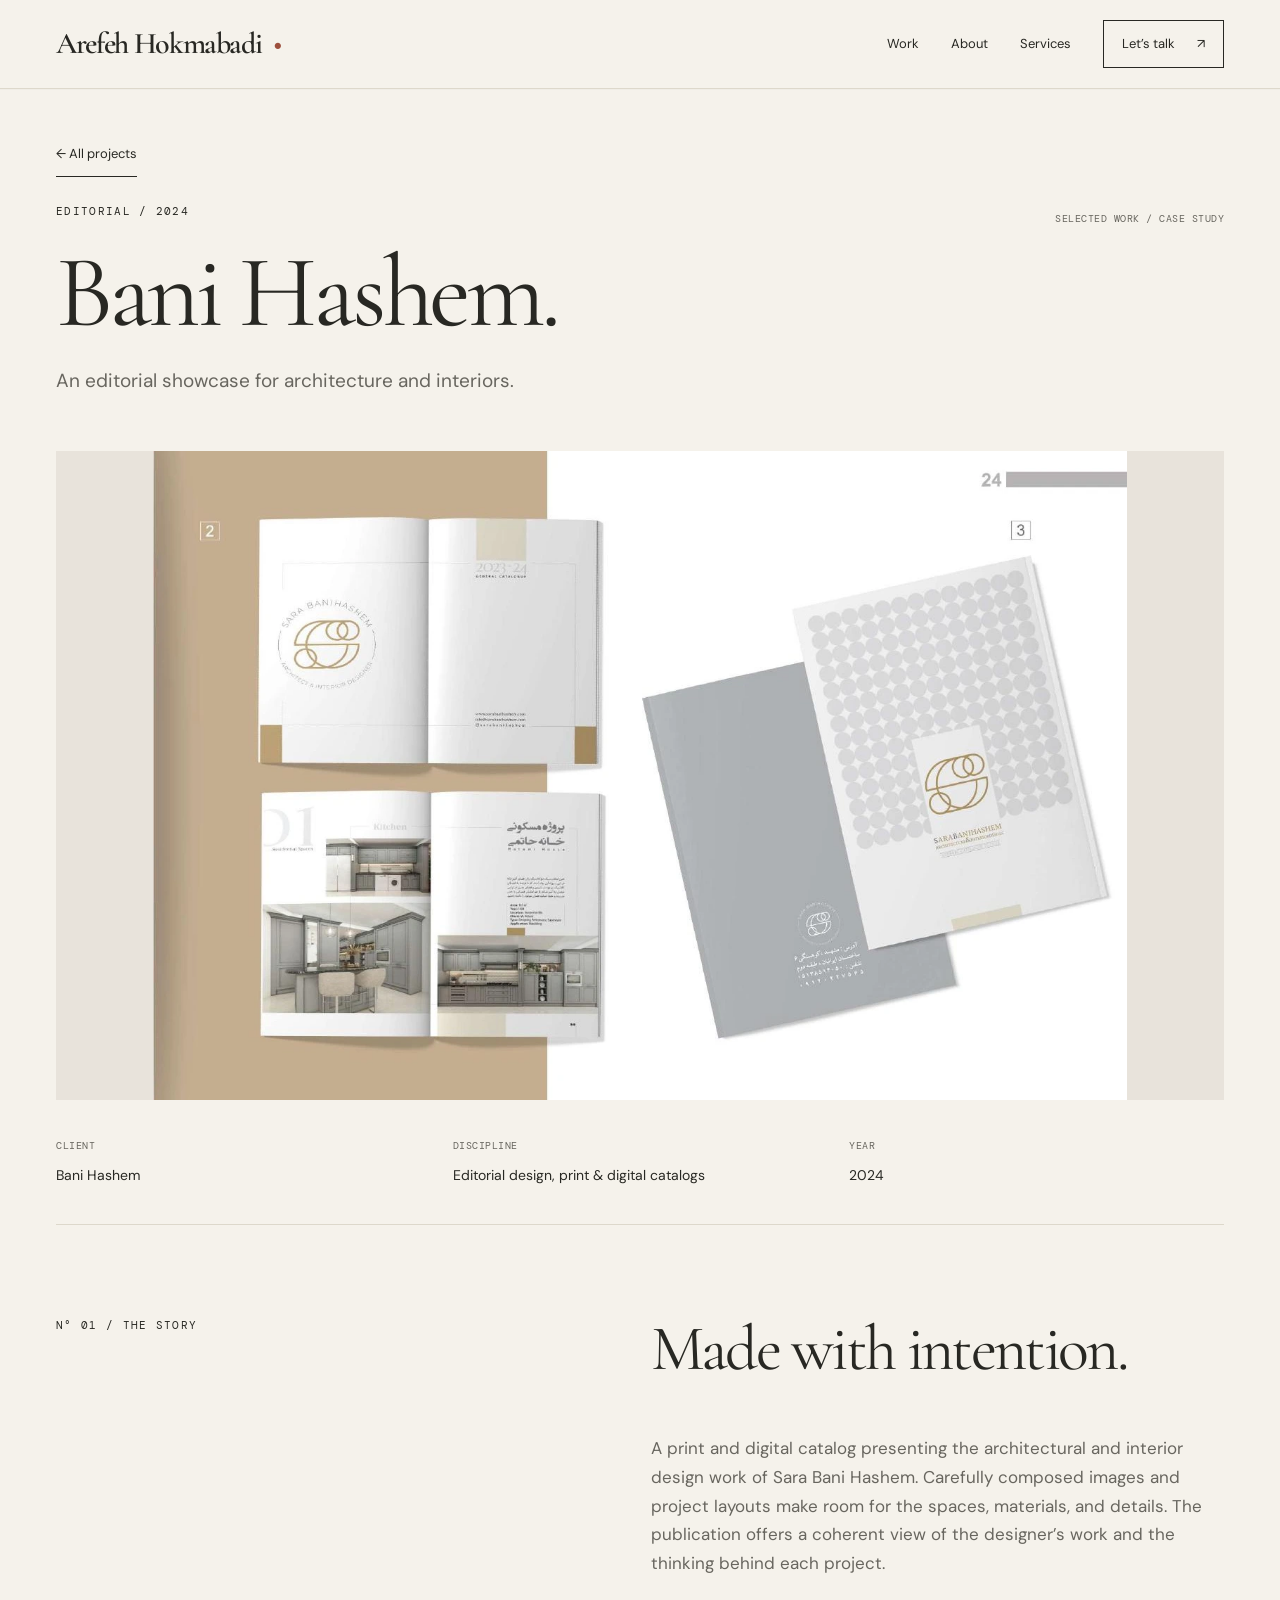
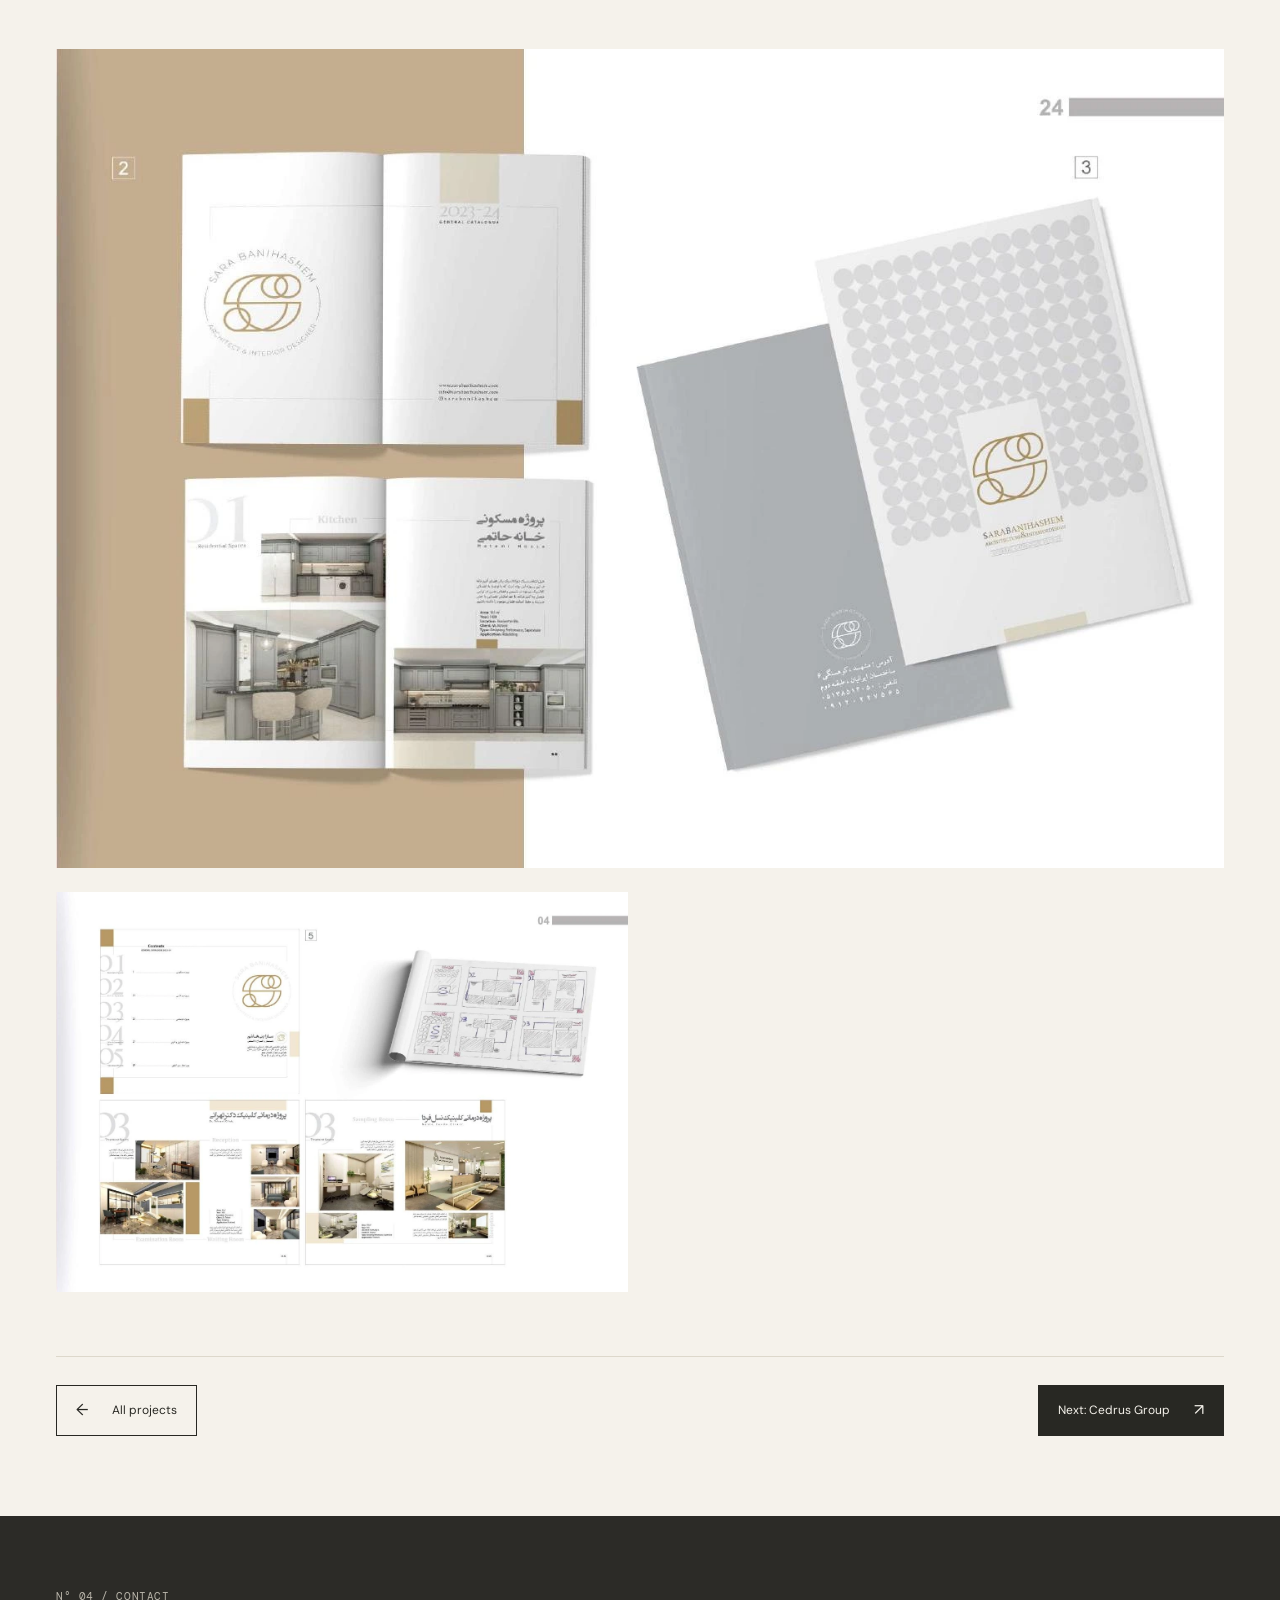
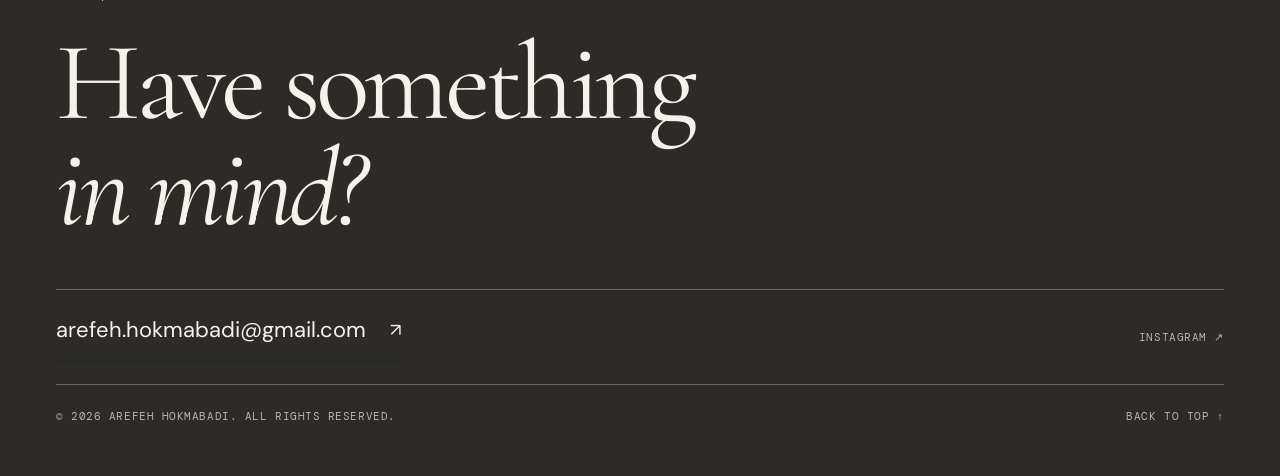
<file: bani-hashem.html>
<!doctype html>
<html lang="en">
  <head>
    <meta charset="utf-8">
    <meta name="viewport" content="width=device-width, initial-scale=1">
    <meta name="theme-color" content="#f5f2eb">
    <meta name="description" content="An editorial showcase for architecture and interiors.">
    <title>
      Bani Hashem — Arefeh Hokmabadi
    </title>
    <link rel="stylesheet" href="styles.css">
    <script src="js/main.js" defer>
    </script>
  </head>
  <body id="top">
    <!-- EDIT BRANDING: update the header and footer in every HTML page when changing name or contact details. -->
    <a class="skip-link" href="#main-content">
      Skip to content
    </a>
    <header class="header">
      <div class="wrap header-content">
        <a class="logo" href="index.html">
          Arefeh Hokmabadi
          <span aria-hidden="true">●</span>
        </a>
        <button class="mobile-trigger" id="menuButton" aria-expanded="false" aria-controls="mainNav">
          Menu +
        </button>
        <nav class="nav" id="mainNav" aria-label="Main navigation">
          <a href="work.html">Work</a>
          <a href="about.html">About</a>
          <a href="index.html#services">Services</a>
          <a class="contact-link" href="mailto:arefeh.hokmabadi@gmail.com">Let’s talk <span aria-hidden="true">↗</span></a>
        </nav>
      </div>
    </header>
    <!-- EDIT PAGE CONTENT: text, image src/alt, and project links below are all editable HTML. -->
    <main id="main-content" class="wrap">
      <section class="detail-hero">
        <a href="work.html" class="text-link">
          ← All projects
        </a>
        <div class="detail-head">
          <div>
            <div class="eyebrow">
              Editorial / 2024
            </div>
            <h1 class="serif">
              Bani Hashem.
            </h1>
          </div>
          <div class="mono muted">
            Selected work / Case study
          </div>
        </div>
        <p class="lede">
          An editorial showcase for architecture and interiors.
        </p>
      </section>
      <!-- EDIT COVER: replace src and describe your artwork in alt. -->
      <img class="detail-cover" src="assets/portfolio/bani-hashem-cover.webp" alt="Bani Hashem — Editorial design, print &amp; digital catalogs">
      <dl class="detail-meta">
        <div>
          <dt class="mono">
            Client
          </dt>
          <dd>
            Bani Hashem
          </dd>
        </div>
        <div>
          <dt class="mono">
            Discipline
          </dt>
          <dd>
            Editorial design, print &amp; digital catalogs
          </dd>
        </div>
        <div>
          <dt class="mono">
            Year
          </dt>
          <dd>
            2024
          </dd>
        </div>
      </dl>
      <section class="detail-story">
        <div class="eyebrow">
          N° 01 / The story
        </div>
        <div>
          <h2 class="serif">
            Made with intention.
          </h2>
          <p>
            A print and digital catalog presenting the architectural and interior design work of Sara Bani Hashem. Carefully composed images and project layouts make room for the spaces, materials, and details. The publication offers a coherent view of the designer’s work and the thinking behind each project.
          </p>
        </div>
      </section>
      <!-- EDIT GALLERY: each image can be replaced independently. -->
      <div class="detail-gallery portfolio-gallery">
        <img src="assets/portfolio/bani-hashem-1.webp" alt="Bani Hashem — portfolio artwork 1" loading="lazy">
        <img src="assets/portfolio/bani-hashem-2.webp" alt="Bani Hashem — portfolio artwork 2" loading="lazy">
      </div>
      <!-- EDIT PROJECT NAVIGATION: use the same button style as the homepage. -->
      <nav class="project-pagination" aria-label="Project navigation">
        <a class="button button-secondary" href="work.html"><span aria-hidden="true">←</span> All projects</a>
        <a class="button button-primary" href="cedrus-group.html">Next: Cedrus Group <span aria-hidden="true">↗</span></a>
      </nav>
    </main>
    <footer class="footer" id="contact">
      <div class="wrap">
        <div class="mono small">
          N° 04 / Contact
        </div>
        <h2 class="serif">
          Have something
          <br>
          <em>
            in mind?
          </em>
        </h2>
        <div class="footer-actions">
          <a class="text-link" href="mailto:arefeh.hokmabadi@gmail.com">
            arefeh.hokmabadi@gmail.com
            <span>
              ↗
            </span>
          </a>
          <div class="mono small">
            <a href="https://www.instagram.com/formgraphic21/">
              Instagram ↗
            </a>
          </div>
        </div>
        <div class="footer-actions">
          <span class="mono small">
            © 2026 Arefeh Hokmabadi. All rights reserved.
          </span>
          <a class="mono small" href="#top">
            Back to top ↑
          </a>
        </div>
      </div>
    </footer>
  </body>
</html>
</file>
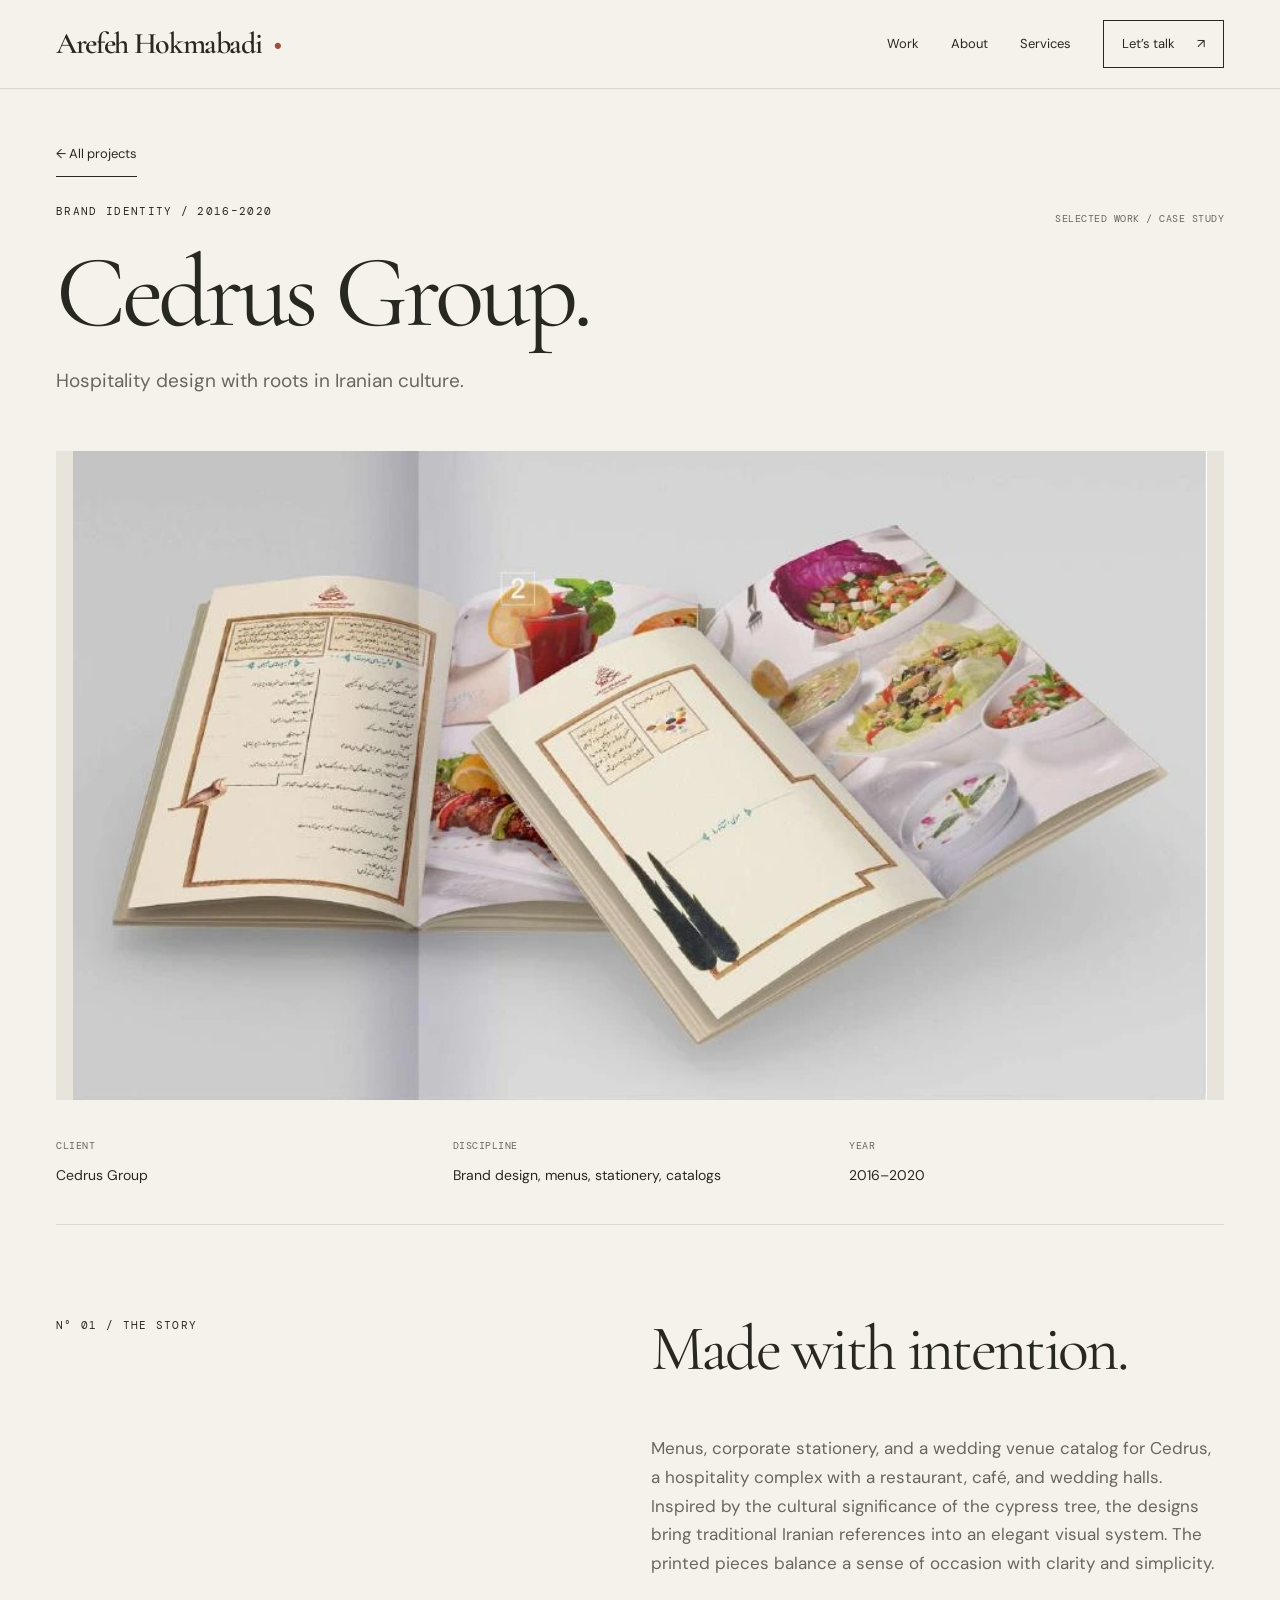
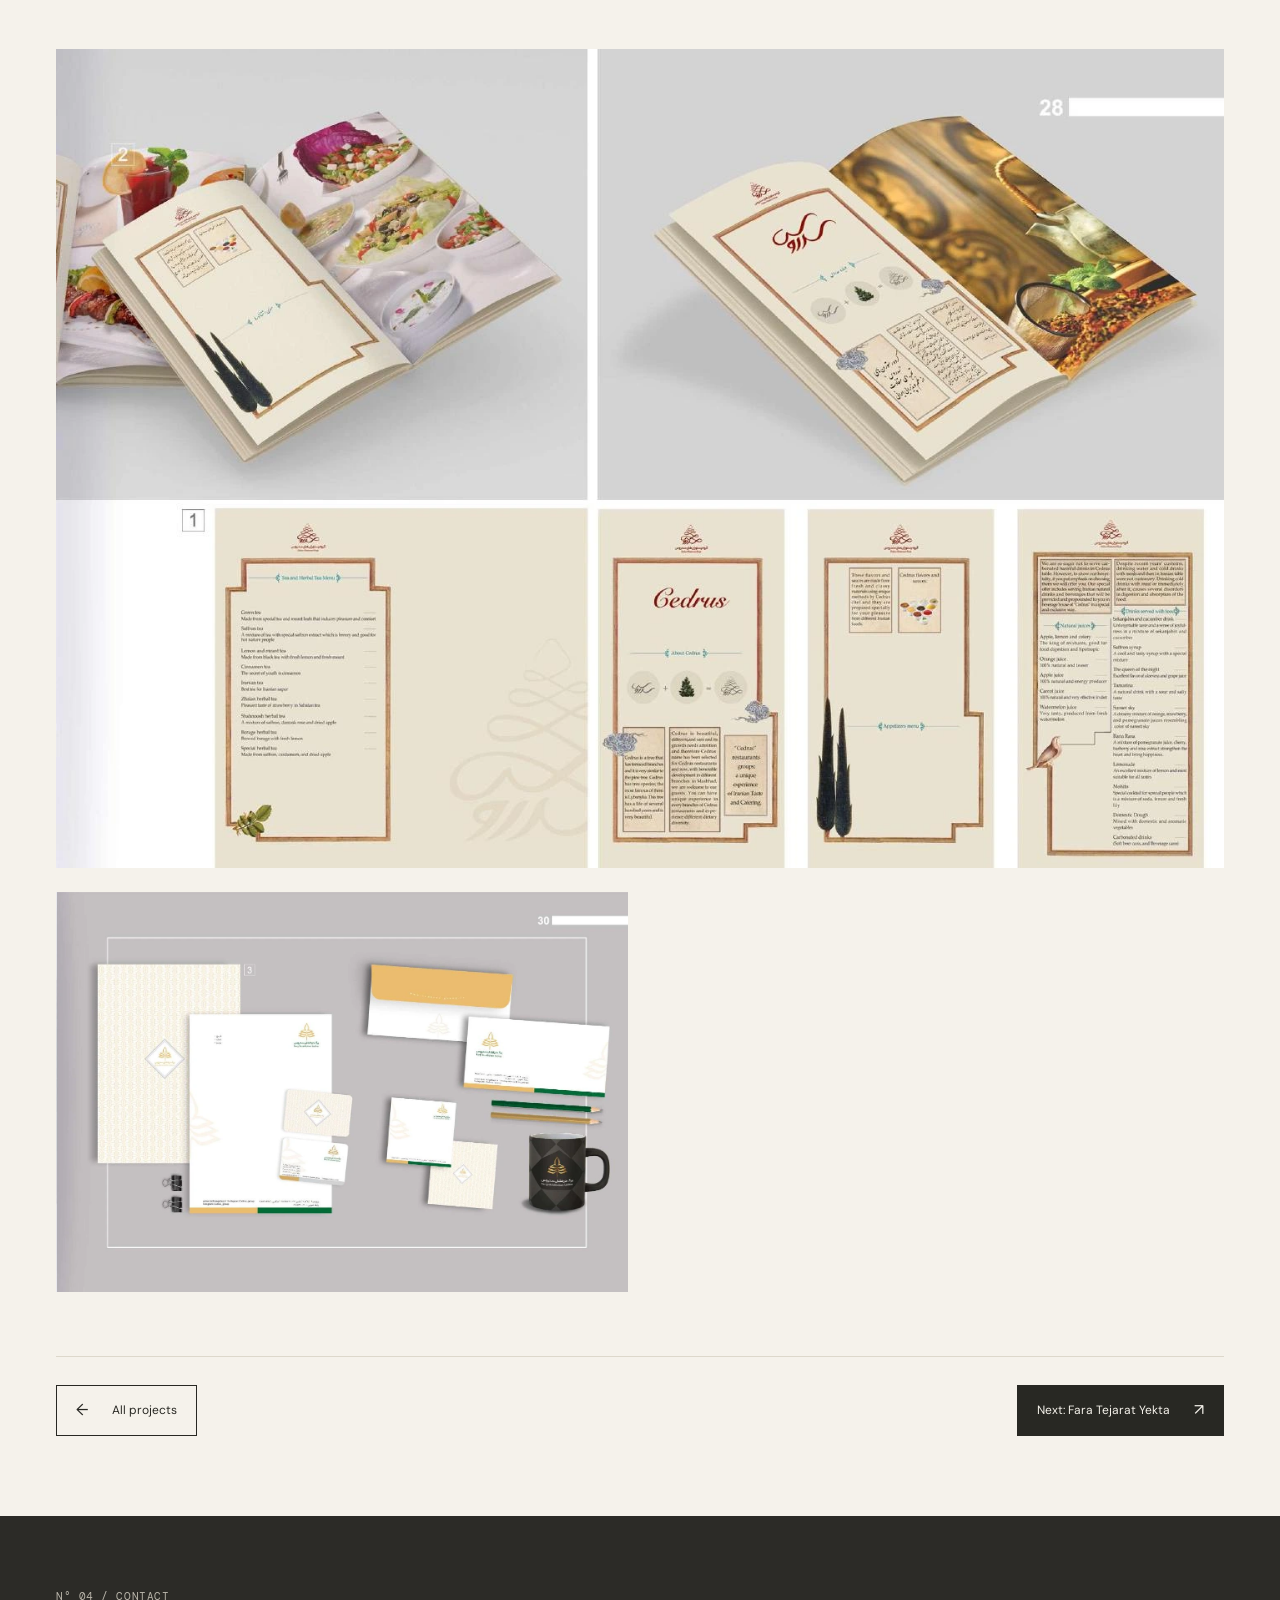
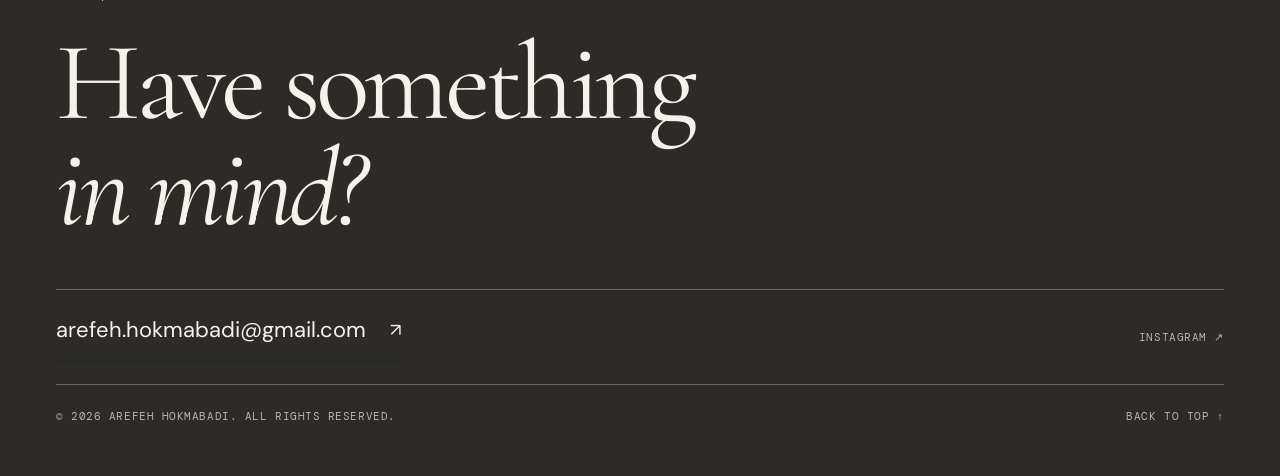
<file: cedrus-group.html>
<!doctype html>
<html lang="en">
  <head>
    <meta charset="utf-8">
    <meta name="viewport" content="width=device-width, initial-scale=1">
    <meta name="theme-color" content="#f5f2eb">
    <meta name="description" content="Hospitality design with roots in Iranian culture.">
    <title>
      Cedrus Group — Arefeh Hokmabadi
    </title>
    <link rel="stylesheet" href="styles.css">
    <script src="js/main.js" defer>
    </script>
  </head>
  <body id="top">
    <!-- EDIT BRANDING: update the header and footer in every HTML page when changing name or contact details. -->
    <a class="skip-link" href="#main-content">
      Skip to content
    </a>
    <header class="header">
      <div class="wrap header-content">
        <a class="logo" href="index.html">
          Arefeh Hokmabadi
          <span aria-hidden="true">●</span>
        </a>
        <button class="mobile-trigger" id="menuButton" aria-expanded="false" aria-controls="mainNav">
          Menu +
        </button>
        <nav class="nav" id="mainNav" aria-label="Main navigation">
          <a href="work.html">Work</a>
          <a href="about.html">About</a>
          <a href="index.html#services">Services</a>
          <a class="contact-link" href="mailto:arefeh.hokmabadi@gmail.com">Let’s talk <span aria-hidden="true">↗</span></a>
        </nav>
      </div>
    </header>
    <!-- EDIT PAGE CONTENT: text, image src/alt, and project links below are all editable HTML. -->
    <main id="main-content" class="wrap">
      <section class="detail-hero">
        <a href="work.html" class="text-link">
          ← All projects
        </a>
        <div class="detail-head">
          <div>
            <div class="eyebrow">
              Brand identity / 2016–2020
            </div>
            <h1 class="serif">
              Cedrus Group.
            </h1>
          </div>
          <div class="mono muted">
            Selected work / Case study
          </div>
        </div>
        <p class="lede">
          Hospitality design with roots in Iranian culture.
        </p>
      </section>
      <!-- EDIT COVER: replace src and describe your artwork in alt. -->
      <img class="detail-cover" src="assets/portfolio/cedrus-group-cover.webp" alt="Cedrus Group — Brand design, menus, stationery, catalogs">
      <dl class="detail-meta">
        <div>
          <dt class="mono">
            Client
          </dt>
          <dd>
            Cedrus Group
          </dd>
        </div>
        <div>
          <dt class="mono">
            Discipline
          </dt>
          <dd>
            Brand design, menus, stationery, catalogs
          </dd>
        </div>
        <div>
          <dt class="mono">
            Year
          </dt>
          <dd>
            2016–2020
          </dd>
        </div>
      </dl>
      <section class="detail-story">
        <div class="eyebrow">
          N° 01 / The story
        </div>
        <div>
          <h2 class="serif">
            Made with intention.
          </h2>
          <p>
            Menus, corporate stationery, and a wedding venue catalog for Cedrus, a hospitality complex with a restaurant, café, and wedding halls. Inspired by the cultural significance of the cypress tree, the designs bring traditional Iranian references into an elegant visual system. The printed pieces balance a sense of occasion with clarity and simplicity.
          </p>
        </div>
      </section>
      <!-- EDIT GALLERY: each image can be replaced independently. -->
      <div class="detail-gallery portfolio-gallery">
        <img src="assets/portfolio/cedrus-group-1.webp" alt="Cedrus Group — portfolio artwork 1" loading="lazy">
        <img src="assets/portfolio/cedrus-group-2.webp" alt="Cedrus Group — portfolio artwork 2" loading="lazy">
      </div>
      <!-- EDIT PROJECT NAVIGATION: use the same button style as the homepage. -->
      <nav class="project-pagination" aria-label="Project navigation">
        <a class="button button-secondary" href="work.html"><span aria-hidden="true">←</span> All projects</a>
        <a class="button button-primary" href="fara-tejarat-yekta.html">Next: Fara Tejarat Yekta <span aria-hidden="true">↗</span></a>
      </nav>
    </main>
    <footer class="footer" id="contact">
      <div class="wrap">
        <div class="mono small">
          N° 04 / Contact
        </div>
        <h2 class="serif">
          Have something
          <br>
          <em>
            in mind?
          </em>
        </h2>
        <div class="footer-actions">
          <a class="text-link" href="mailto:arefeh.hokmabadi@gmail.com">
            arefeh.hokmabadi@gmail.com
            <span>
              ↗
            </span>
          </a>
          <div class="mono small">
            <a href="https://www.instagram.com/formgraphic21/">
              Instagram ↗
            </a>
          </div>
        </div>
        <div class="footer-actions">
          <span class="mono small">
            © 2026 Arefeh Hokmabadi. All rights reserved.
          </span>
          <a class="mono small" href="#top">
            Back to top ↑
          </a>
        </div>
      </div>
    </footer>
  </body>
</html>
</file>
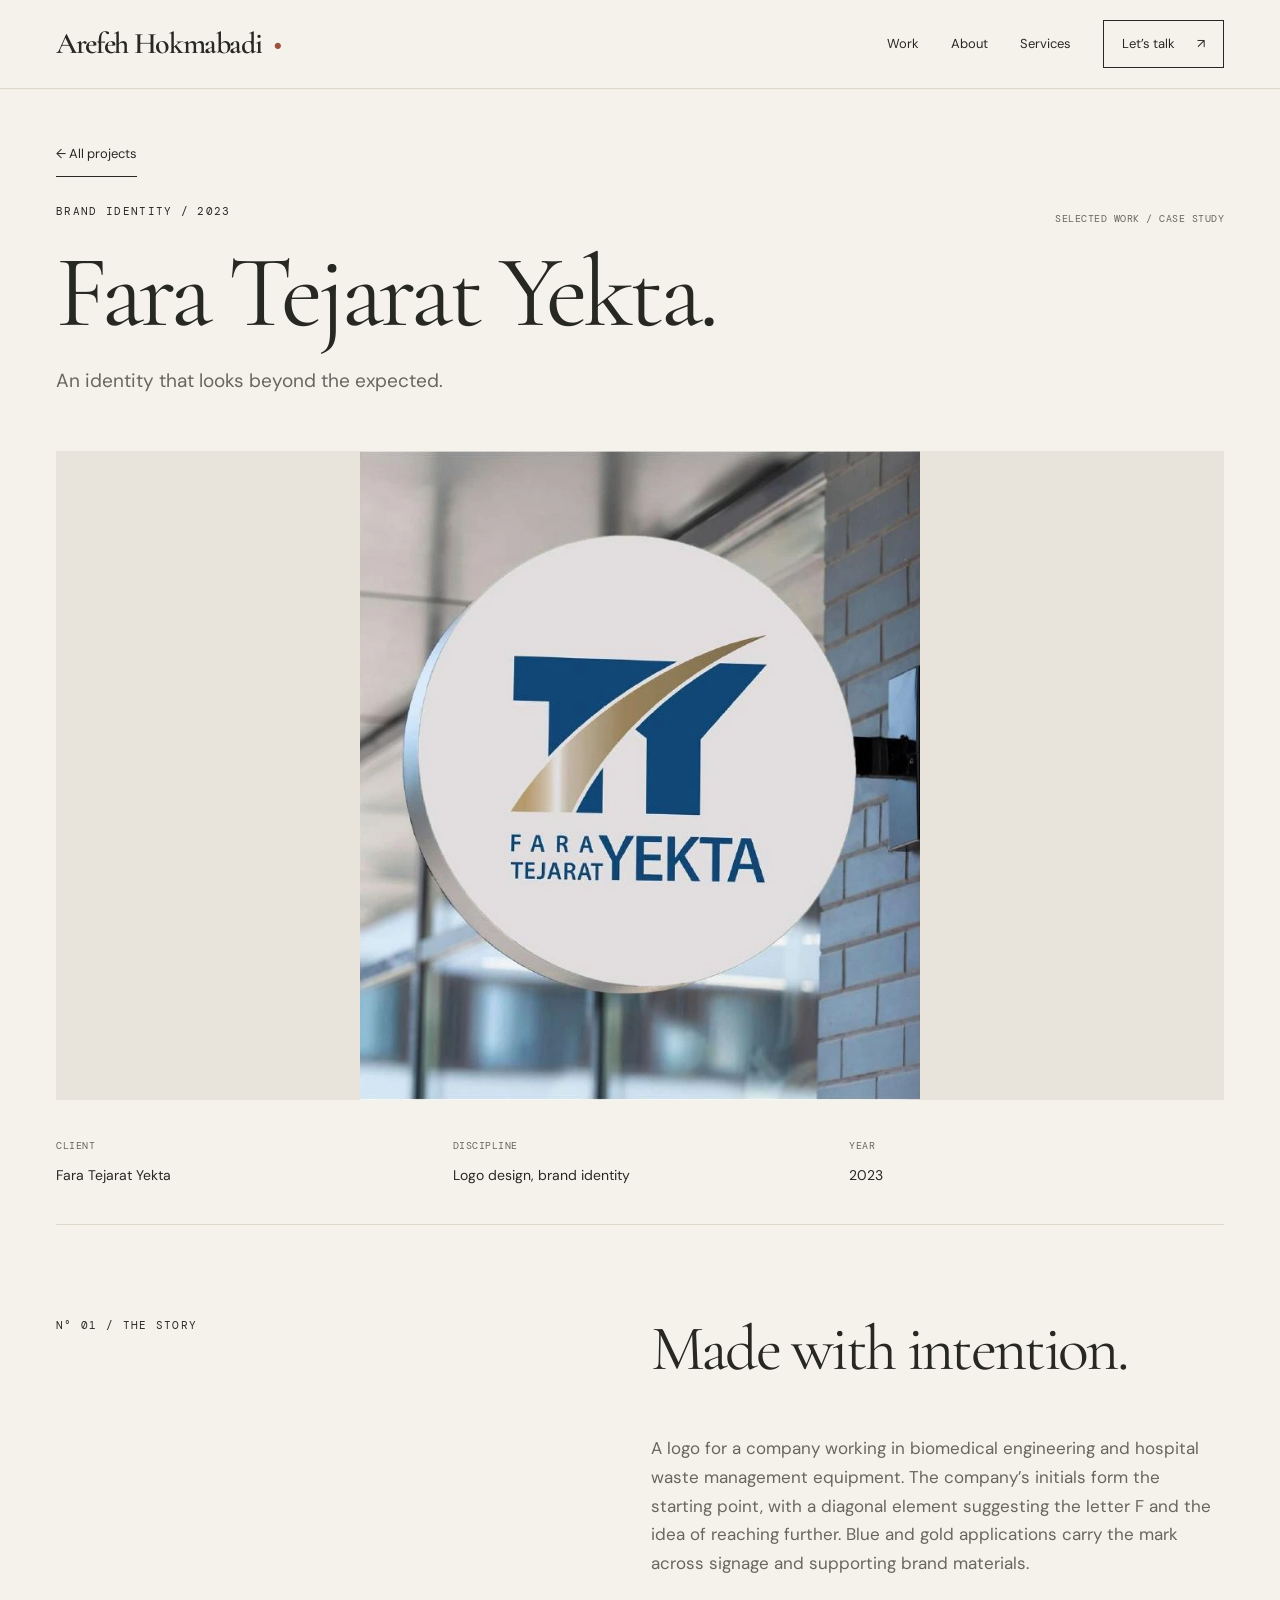
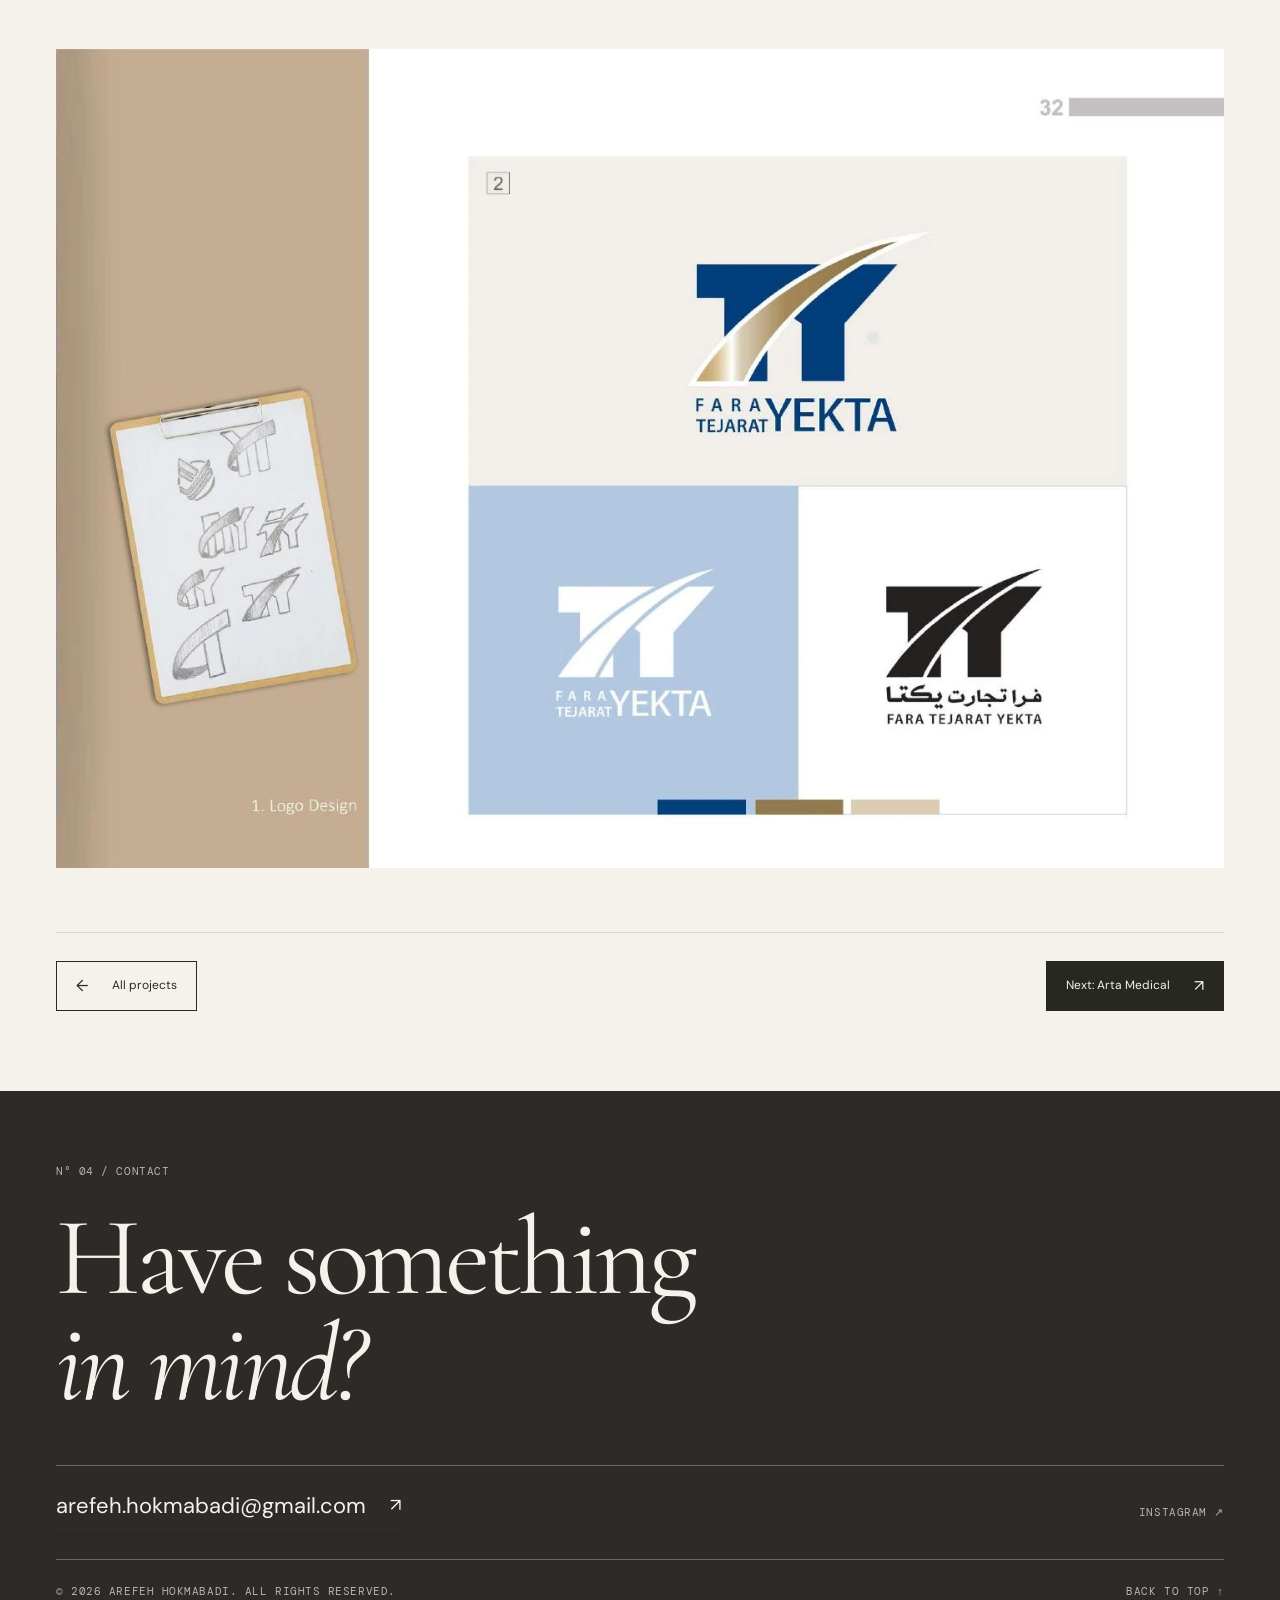
<file: fara-tejarat-yekta.html>
<!doctype html>
<html lang="en">
  <head>
    <meta charset="utf-8">
    <meta name="viewport" content="width=device-width, initial-scale=1">
    <meta name="theme-color" content="#f5f2eb">
    <meta name="description" content="An identity that looks beyond the expected.">
    <title>
      Fara Tejarat Yekta — Arefeh Hokmabadi
    </title>
    <link rel="stylesheet" href="styles.css">
    <script src="js/main.js" defer>
    </script>
  </head>
  <body id="top">
    <!-- EDIT BRANDING: update the header and footer in every HTML page when changing name or contact details. -->
    <a class="skip-link" href="#main-content">
      Skip to content
    </a>
    <header class="header">
      <div class="wrap header-content">
        <a class="logo" href="index.html">
          Arefeh Hokmabadi
          <span aria-hidden="true">●</span>
        </a>
        <button class="mobile-trigger" id="menuButton" aria-expanded="false" aria-controls="mainNav">
          Menu +
        </button>
        <nav class="nav" id="mainNav" aria-label="Main navigation">
          <a href="work.html">Work</a>
          <a href="about.html">About</a>
          <a href="index.html#services">Services</a>
          <a class="contact-link" href="mailto:arefeh.hokmabadi@gmail.com">Let’s talk <span aria-hidden="true">↗</span></a>
        </nav>
      </div>
    </header>
    <!-- EDIT PAGE CONTENT: text, image src/alt, and project links below are all editable HTML. -->
    <main id="main-content" class="wrap">
      <section class="detail-hero">
        <a href="work.html" class="text-link">
          ← All projects
        </a>
        <div class="detail-head">
          <div>
            <div class="eyebrow">
              Brand identity / 2023
            </div>
            <h1 class="serif">
              Fara Tejarat Yekta.
            </h1>
          </div>
          <div class="mono muted">
            Selected work / Case study
          </div>
        </div>
        <p class="lede">
          An identity that looks beyond the expected.
        </p>
      </section>
      <!-- EDIT COVER: replace src and describe your artwork in alt. -->
      <img class="detail-cover" src="assets/portfolio/fara-tejarat-yekta-cover.webp" alt="Fara Tejarat Yekta — Logo design, brand identity">
      <dl class="detail-meta">
        <div>
          <dt class="mono">
            Client
          </dt>
          <dd>
            Fara Tejarat Yekta
          </dd>
        </div>
        <div>
          <dt class="mono">
            Discipline
          </dt>
          <dd>
            Logo design, brand identity
          </dd>
        </div>
        <div>
          <dt class="mono">
            Year
          </dt>
          <dd>
            2023
          </dd>
        </div>
      </dl>
      <section class="detail-story">
        <div class="eyebrow">
          N° 01 / The story
        </div>
        <div>
          <h2 class="serif">
            Made with intention.
          </h2>
          <p>
            A logo for a company working in biomedical engineering and hospital waste management equipment. The company’s initials form the starting point, with a diagonal element suggesting the letter F and the idea of reaching further. Blue and gold applications carry the mark across signage and supporting brand materials.
          </p>
        </div>
      </section>
      <!-- EDIT GALLERY: each image can be replaced independently. -->
      <div class="detail-gallery portfolio-gallery">
        <img src="assets/portfolio/fara-tejarat-yekta-1.webp" alt="Fara Tejarat Yekta — portfolio artwork 1" loading="lazy">
      </div>
      <!-- EDIT PROJECT NAVIGATION: use the same button style as the homepage. -->
      <nav class="project-pagination" aria-label="Project navigation">
        <a class="button button-secondary" href="work.html"><span aria-hidden="true">←</span> All projects</a>
        <a class="button button-primary" href="arta-medical.html">Next: Arta Medical <span aria-hidden="true">↗</span></a>
      </nav>
    </main>
    <footer class="footer" id="contact">
      <div class="wrap">
        <div class="mono small">
          N° 04 / Contact
        </div>
        <h2 class="serif">
          Have something
          <br>
          <em>
            in mind?
          </em>
        </h2>
        <div class="footer-actions">
          <a class="text-link" href="mailto:arefeh.hokmabadi@gmail.com">
            arefeh.hokmabadi@gmail.com
            <span>
              ↗
            </span>
          </a>
          <div class="mono small">
            <a href="https://www.instagram.com/formgraphic21/">
              Instagram ↗
            </a>
          </div>
        </div>
        <div class="footer-actions">
          <span class="mono small">
            © 2026 Arefeh Hokmabadi. All rights reserved.
          </span>
          <a class="mono small" href="#top">
            Back to top ↑
          </a>
        </div>
      </div>
    </footer>
  </body>
</html>
</file>
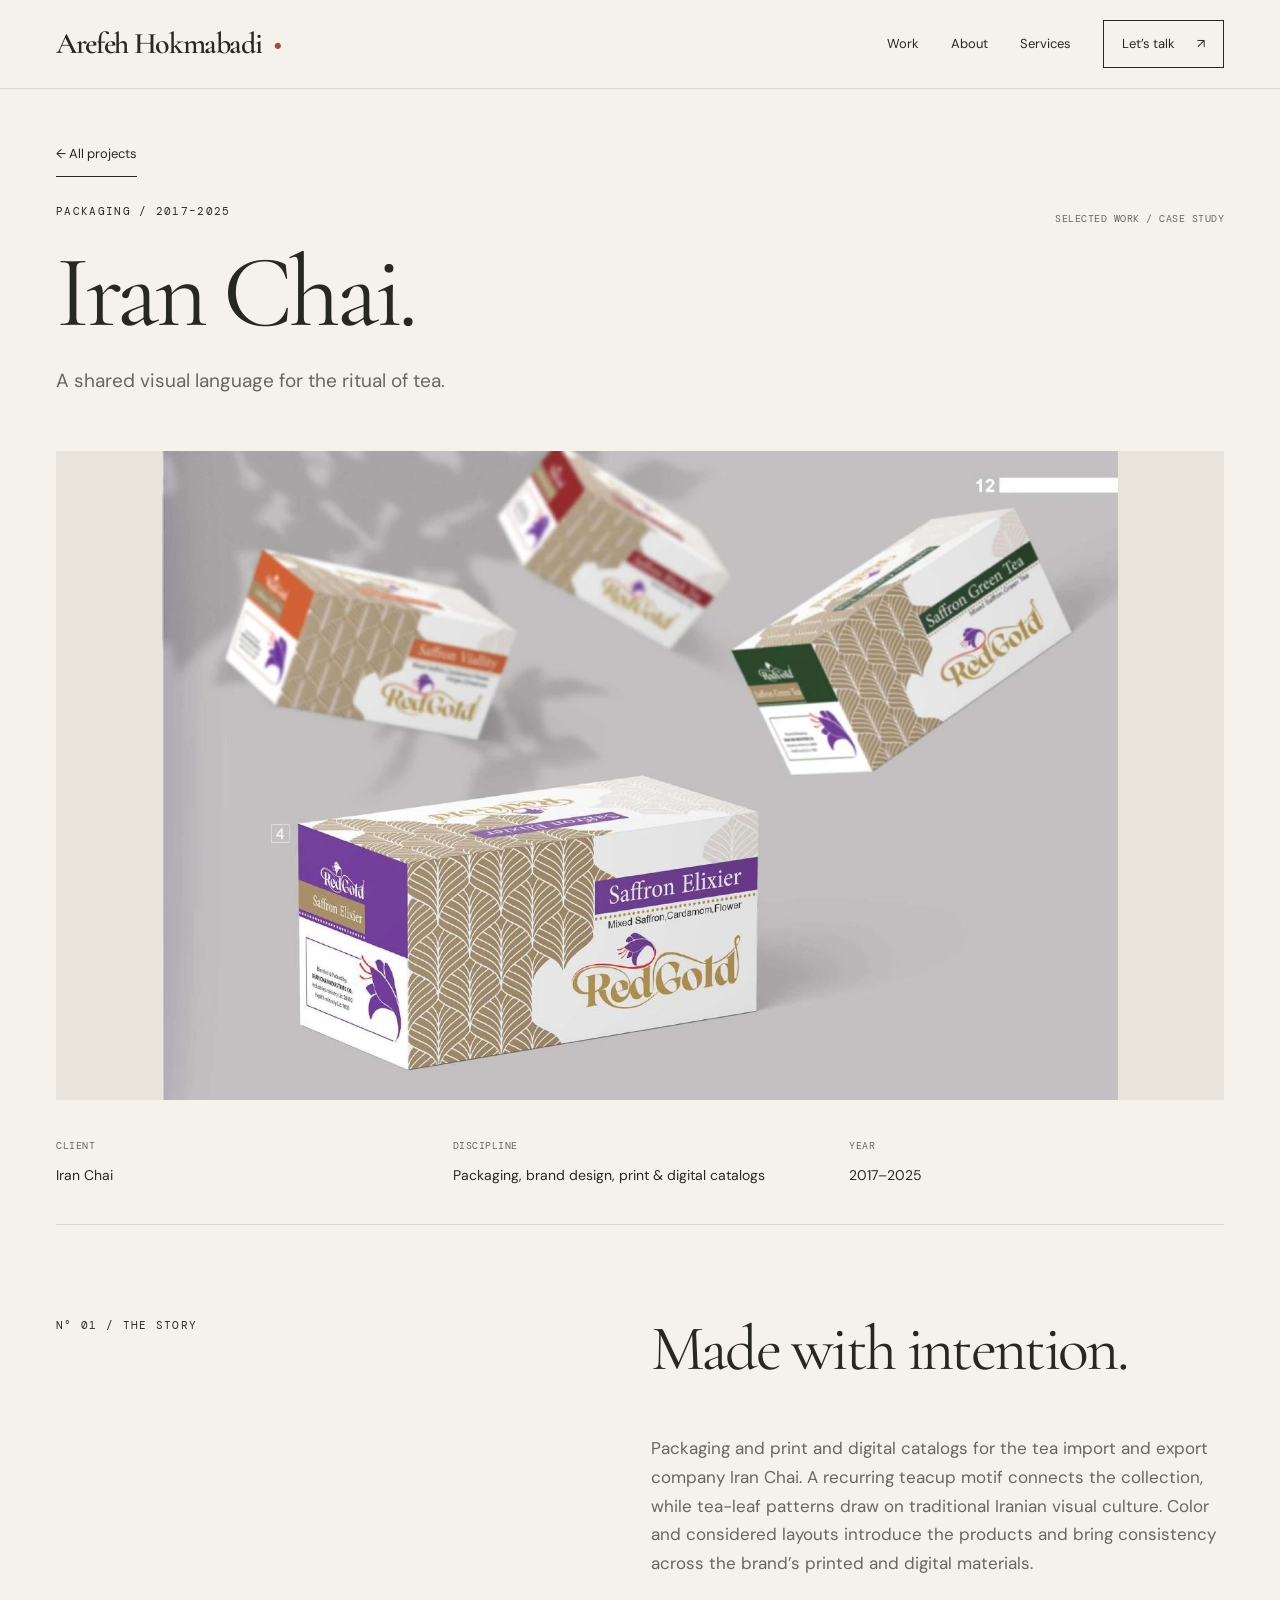
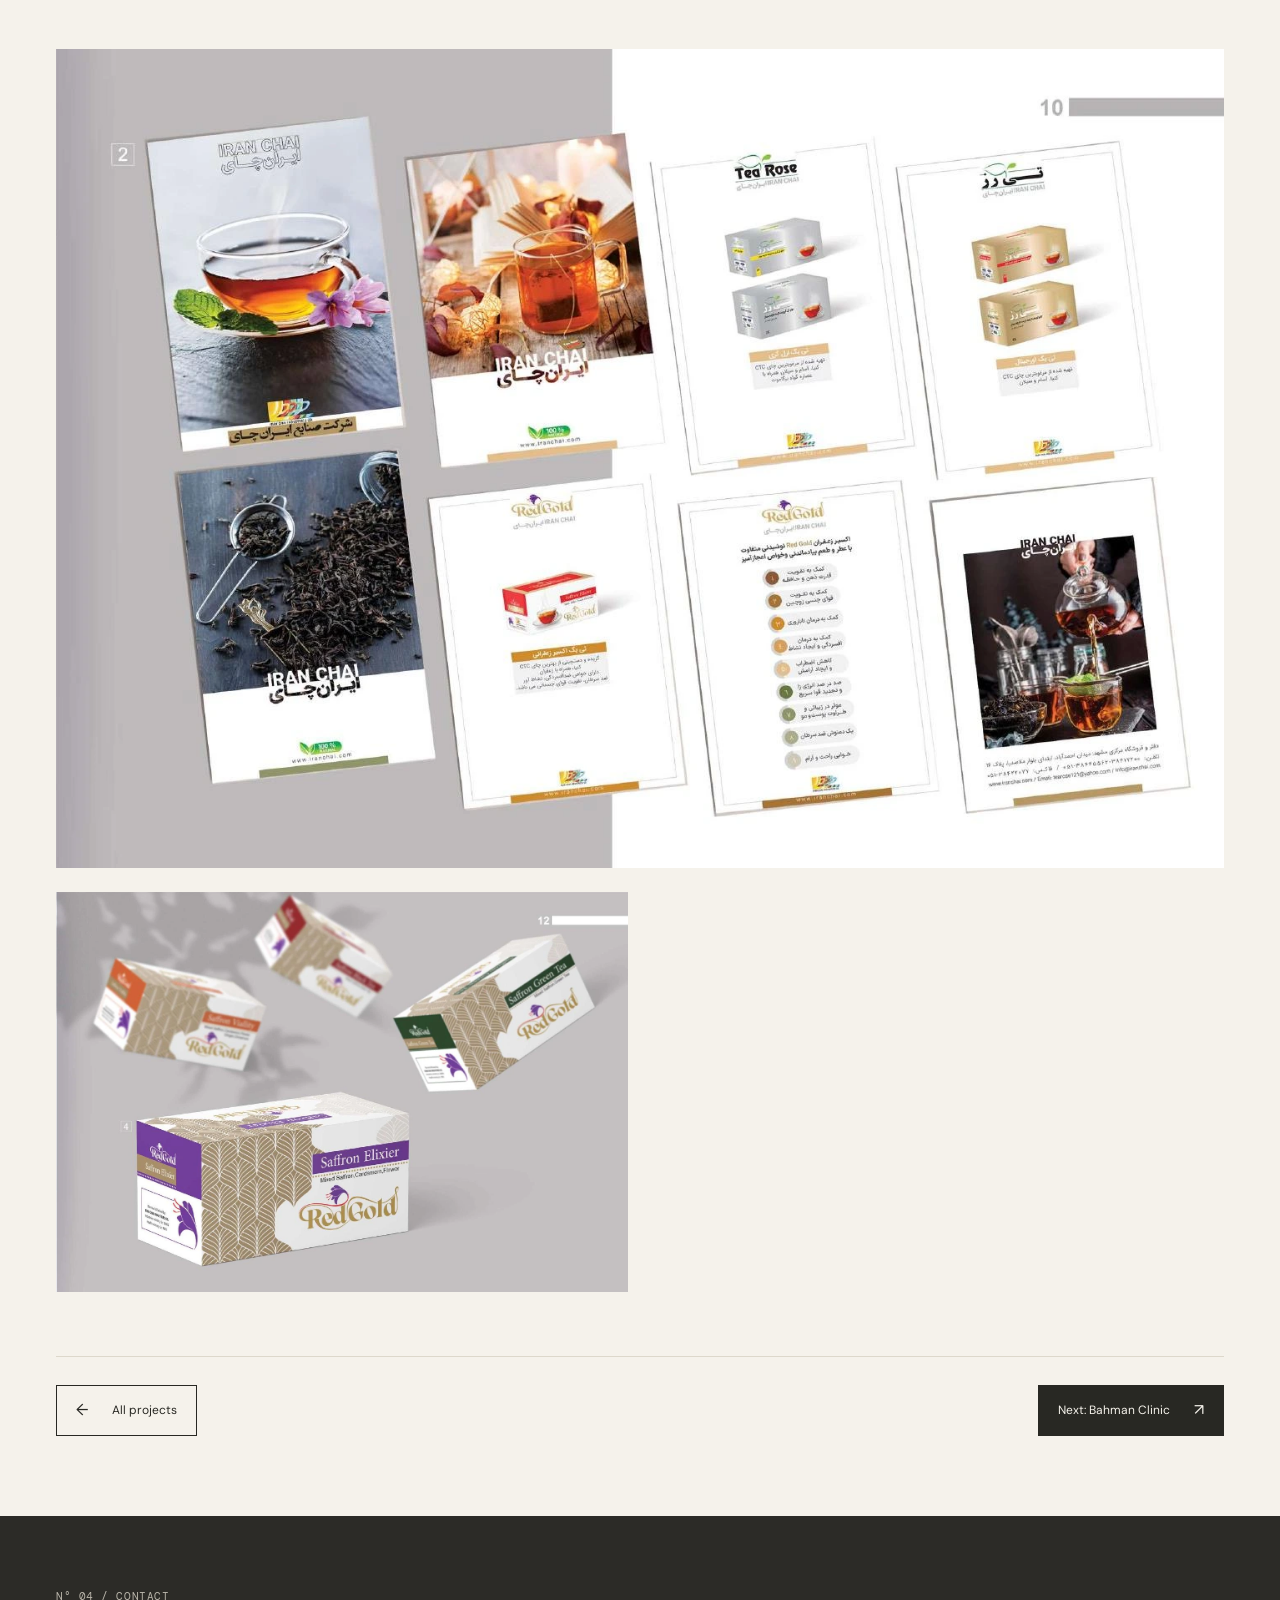
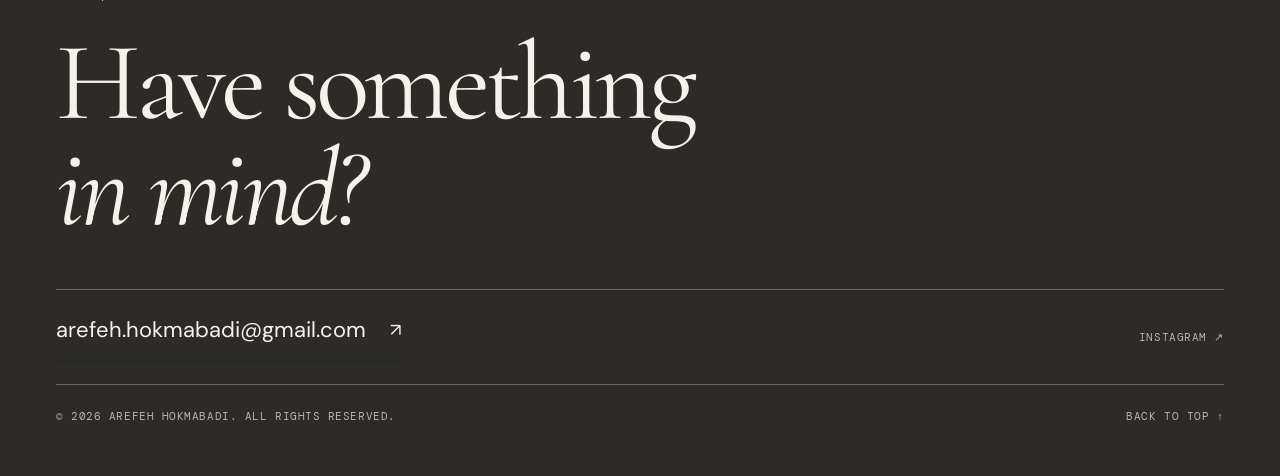
<file: iran-chai.html>
<!doctype html>
<html lang="en">
  <head>
    <meta charset="utf-8">
    <meta name="viewport" content="width=device-width, initial-scale=1">
    <meta name="theme-color" content="#f5f2eb">
    <meta name="description" content="A shared visual language for the ritual of tea.">
    <title>
      Iran Chai — Arefeh Hokmabadi
    </title>
    <link rel="stylesheet" href="styles.css">
    <script src="js/main.js" defer>
    </script>
  </head>
  <body id="top">
    <!-- EDIT BRANDING: update the header and footer in every HTML page when changing name or contact details. -->
    <a class="skip-link" href="#main-content">
      Skip to content
    </a>
    <header class="header">
      <div class="wrap header-content">
        <a class="logo" href="index.html">
          Arefeh Hokmabadi
          <span aria-hidden="true">●</span>
        </a>
        <button class="mobile-trigger" id="menuButton" aria-expanded="false" aria-controls="mainNav">
          Menu +
        </button>
        <nav class="nav" id="mainNav" aria-label="Main navigation">
          <a href="work.html">Work</a>
          <a href="about.html">About</a>
          <a href="index.html#services">Services</a>
          <a class="contact-link" href="mailto:arefeh.hokmabadi@gmail.com">Let’s talk <span aria-hidden="true">↗</span></a>
        </nav>
      </div>
    </header>
    <!-- EDIT PAGE CONTENT: text, image src/alt, and project links below are all editable HTML. -->
    <main id="main-content" class="wrap">
      <section class="detail-hero">
        <a href="work.html" class="text-link">
          ← All projects
        </a>
        <div class="detail-head">
          <div>
            <div class="eyebrow">
              Packaging / 2017–2025
            </div>
            <h1 class="serif">
              Iran Chai.
            </h1>
          </div>
          <div class="mono muted">
            Selected work / Case study
          </div>
        </div>
        <p class="lede">
          A shared visual language for the ritual of tea.
        </p>
      </section>
      <!-- EDIT COVER: replace src and describe your artwork in alt. -->
      <img class="detail-cover" src="assets/portfolio/iran-chai-cover.webp" alt="Iran Chai — Packaging, brand design, print &amp; digital catalogs">
      <dl class="detail-meta">
        <div>
          <dt class="mono">
            Client
          </dt>
          <dd>
            Iran Chai
          </dd>
        </div>
        <div>
          <dt class="mono">
            Discipline
          </dt>
          <dd>
            Packaging, brand design, print &amp; digital catalogs
          </dd>
        </div>
        <div>
          <dt class="mono">
            Year
          </dt>
          <dd>
            2017–2025
          </dd>
        </div>
      </dl>
      <section class="detail-story">
        <div class="eyebrow">
          N° 01 / The story
        </div>
        <div>
          <h2 class="serif">
            Made with intention.
          </h2>
          <p>
            Packaging and print and digital catalogs for the tea import and export company Iran Chai. A recurring teacup motif connects the collection, while tea-leaf patterns draw on traditional Iranian visual culture. Color and considered layouts introduce the products and bring consistency across the brand’s printed and digital materials.
          </p>
        </div>
      </section>
      <!-- EDIT GALLERY: each image can be replaced independently. -->
      <div class="detail-gallery portfolio-gallery">
        <img src="assets/portfolio/iran-chai-1.webp" alt="Iran Chai — portfolio artwork 1" loading="lazy">
        <img src="assets/portfolio/iran-chai-2.webp" alt="Iran Chai — portfolio artwork 2" loading="lazy">
      </div>
      <!-- EDIT PROJECT NAVIGATION: use the same button style as the homepage. -->
      <nav class="project-pagination" aria-label="Project navigation">
        <a class="button button-secondary" href="work.html"><span aria-hidden="true">←</span> All projects</a>
        <a class="button button-primary" href="bahman-clinic.html">Next: Bahman Clinic <span aria-hidden="true">↗</span></a>
      </nav>
    </main>
    <footer class="footer" id="contact">
      <div class="wrap">
        <div class="mono small">
          N° 04 / Contact
        </div>
        <h2 class="serif">
          Have something
          <br>
          <em>
            in mind?
          </em>
        </h2>
        <div class="footer-actions">
          <a class="text-link" href="mailto:arefeh.hokmabadi@gmail.com">
            arefeh.hokmabadi@gmail.com
            <span>
              ↗
            </span>
          </a>
          <div class="mono small">
            <a href="https://www.instagram.com/formgraphic21/">
              Instagram ↗
            </a>
          </div>
        </div>
        <div class="footer-actions">
          <span class="mono small">
            © 2026 Arefeh Hokmabadi. All rights reserved.
          </span>
          <a class="mono small" href="#top">
            Back to top ↑
          </a>
        </div>
      </div>
    </footer>
  </body>
</html>
</file>
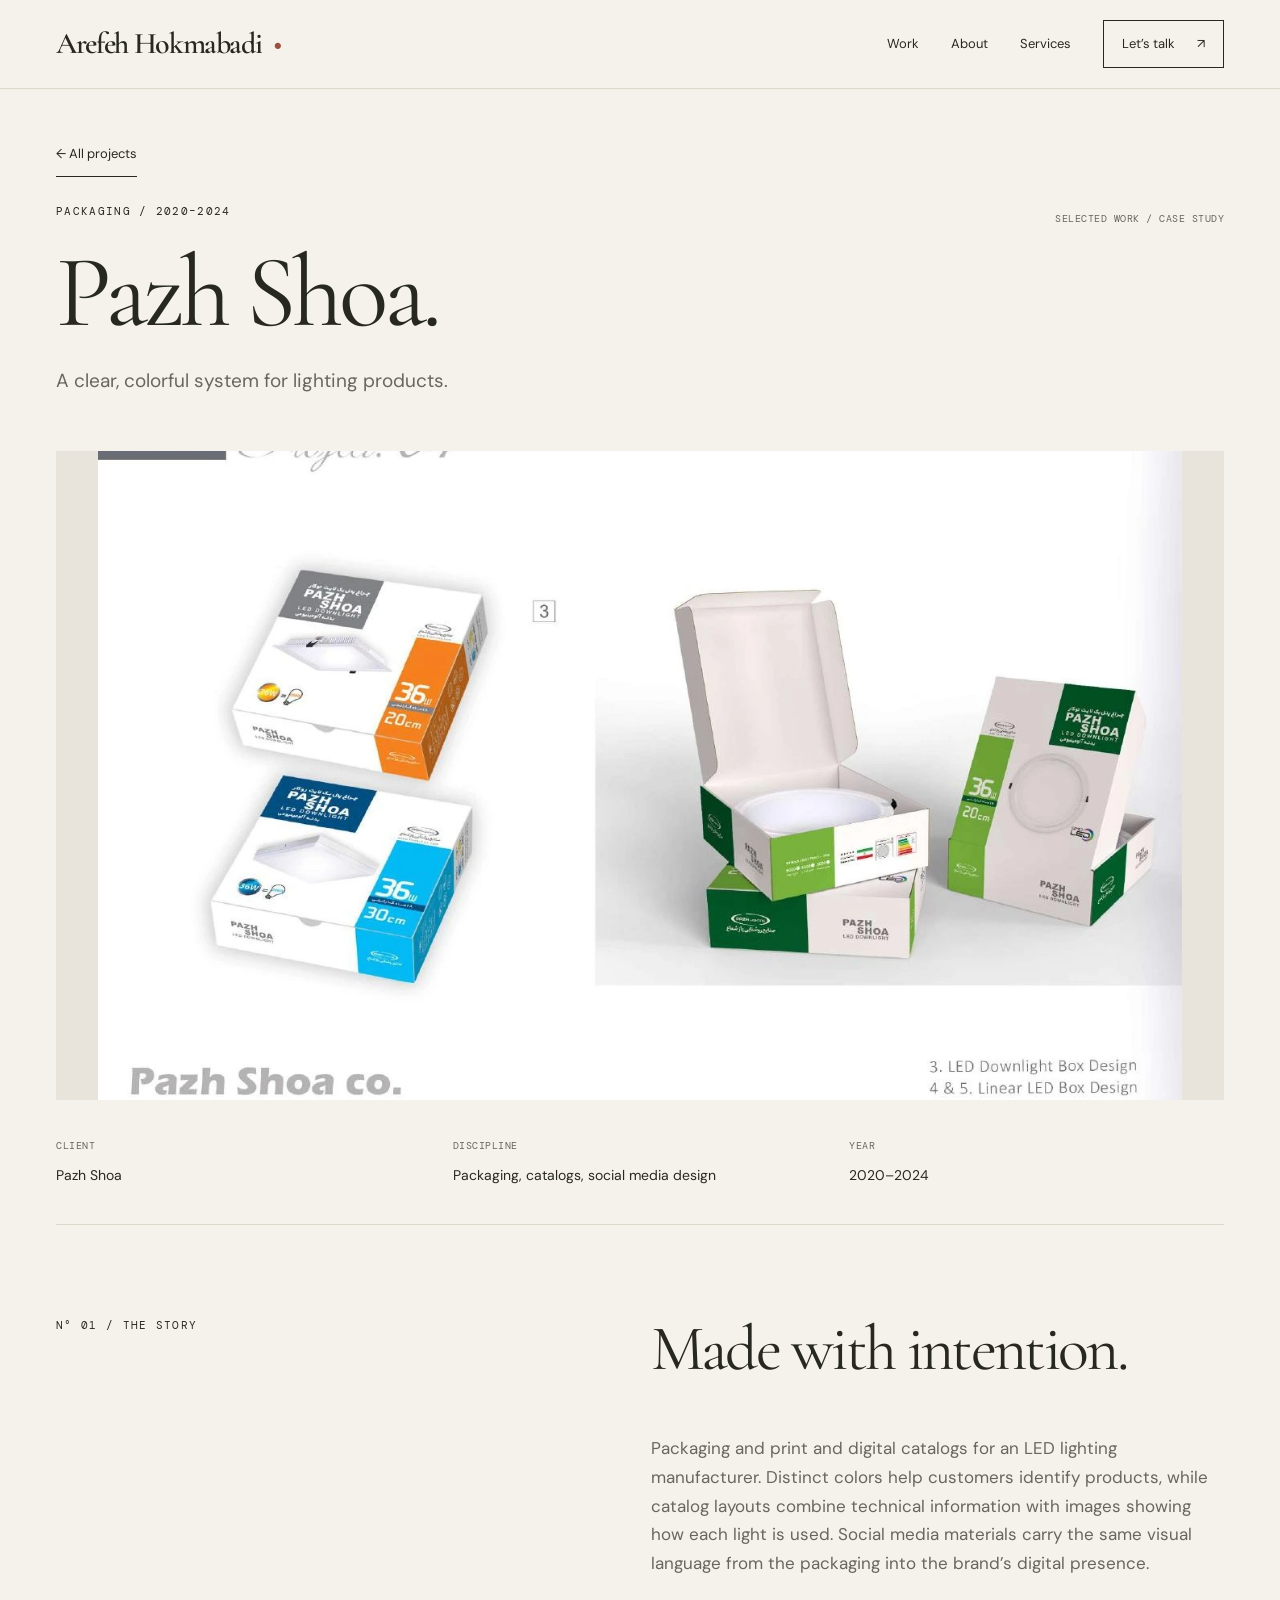
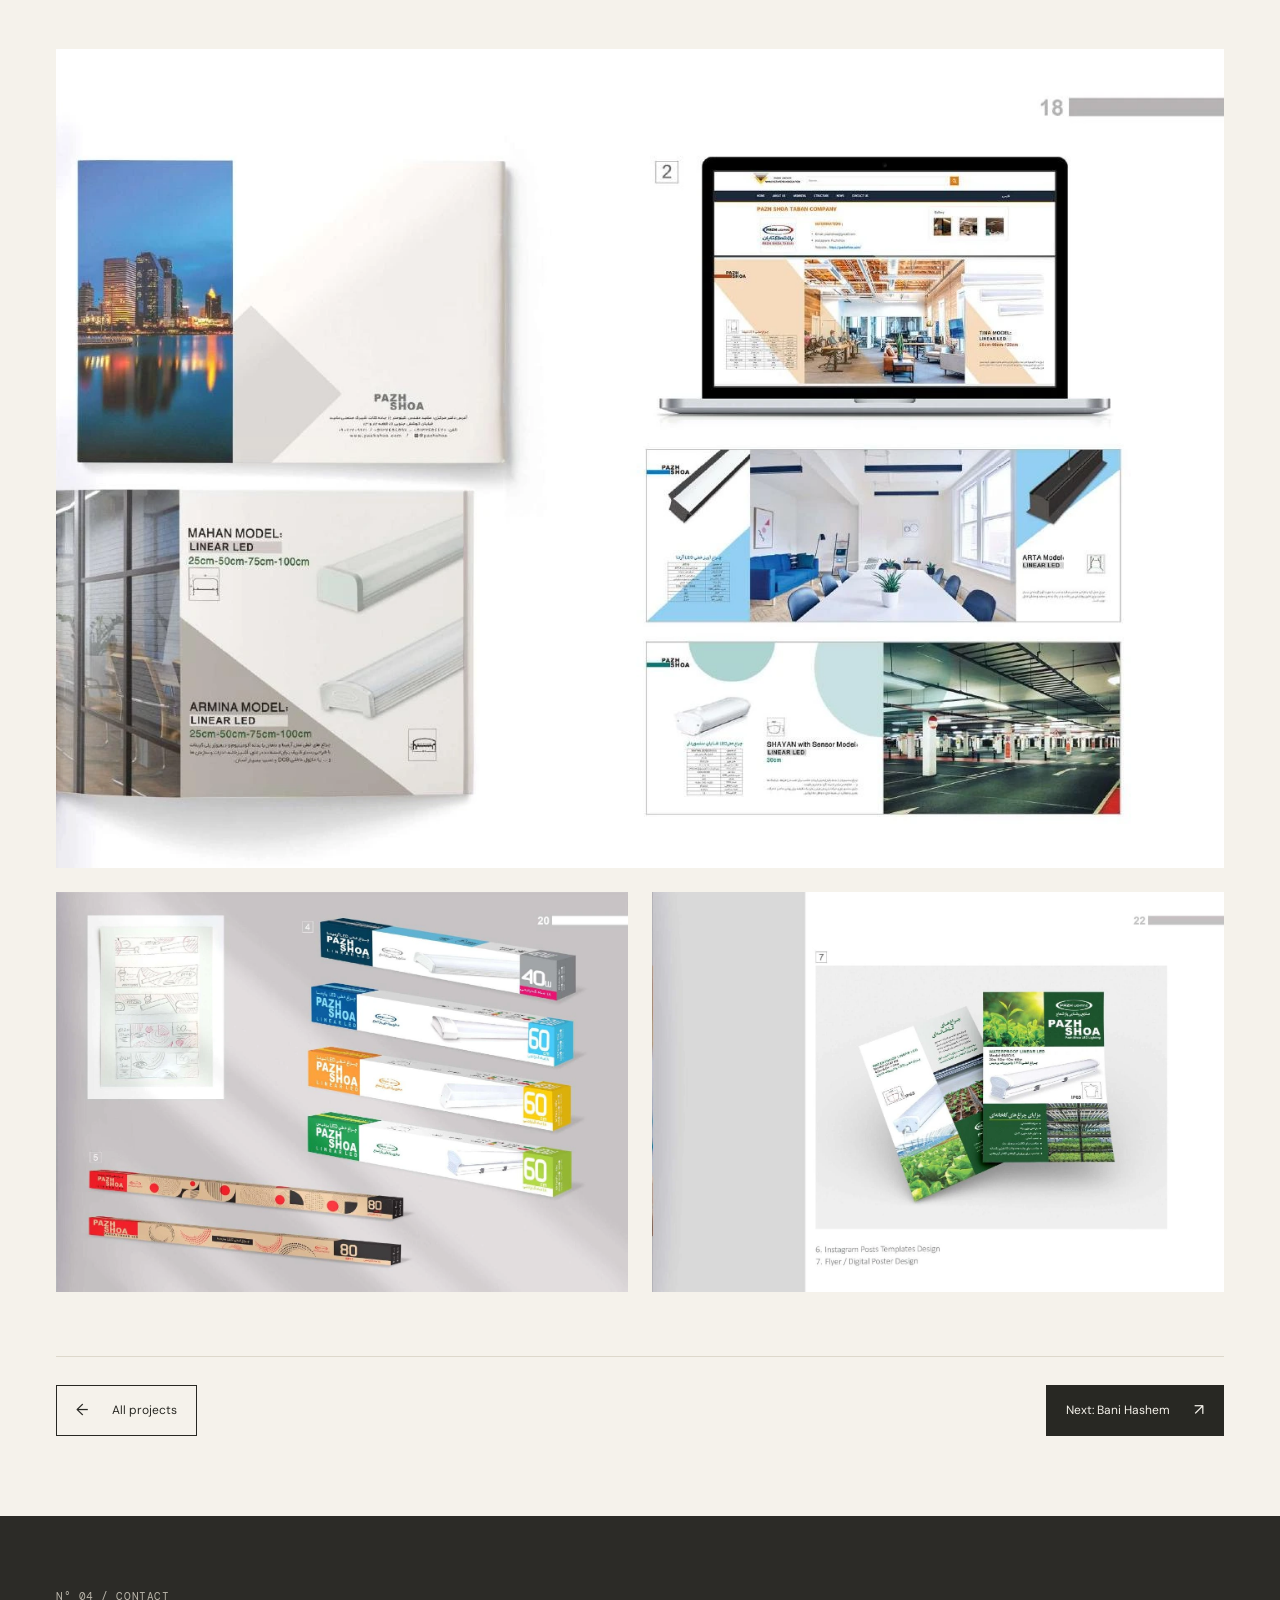
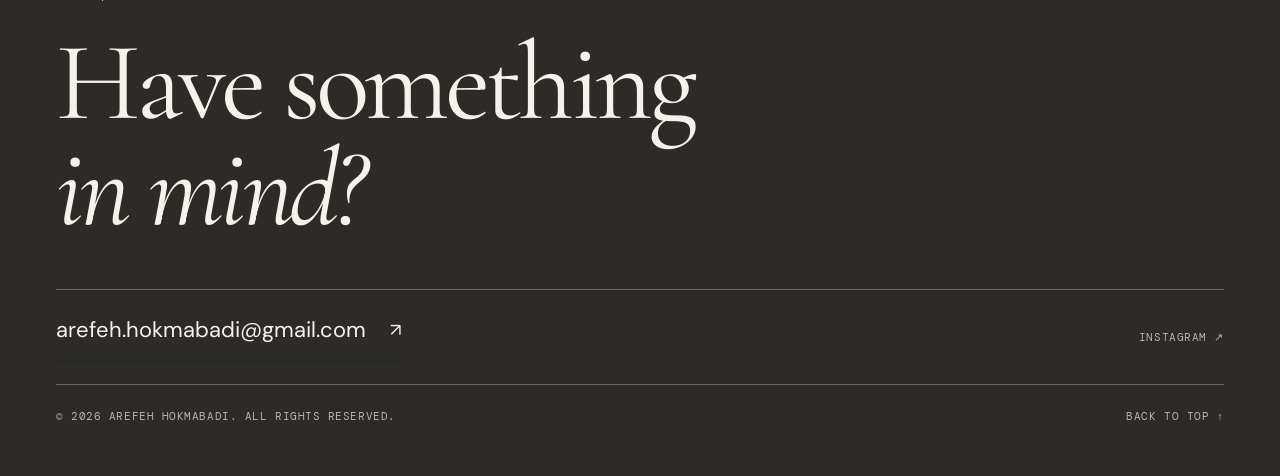
<file: pazh-shoa.html>
<!doctype html>
<html lang="en">
  <head>
    <meta charset="utf-8">
    <meta name="viewport" content="width=device-width, initial-scale=1">
    <meta name="theme-color" content="#f5f2eb">
    <meta name="description" content="A clear, colorful system for lighting products.">
    <title>
      Pazh Shoa — Arefeh Hokmabadi
    </title>
    <link rel="stylesheet" href="styles.css">
    <script src="js/main.js" defer>
    </script>
  </head>
  <body id="top">
    <!-- EDIT BRANDING: update the header and footer in every HTML page when changing name or contact details. -->
    <a class="skip-link" href="#main-content">
      Skip to content
    </a>
    <header class="header">
      <div class="wrap header-content">
        <a class="logo" href="index.html">
          Arefeh Hokmabadi
          <span aria-hidden="true">●</span>
        </a>
        <button class="mobile-trigger" id="menuButton" aria-expanded="false" aria-controls="mainNav">
          Menu +
        </button>
        <nav class="nav" id="mainNav" aria-label="Main navigation">
          <a href="work.html">Work</a>
          <a href="about.html">About</a>
          <a href="index.html#services">Services</a>
          <a class="contact-link" href="mailto:arefeh.hokmabadi@gmail.com">Let’s talk <span aria-hidden="true">↗</span></a>
        </nav>
      </div>
    </header>
    <!-- EDIT PAGE CONTENT: text, image src/alt, and project links below are all editable HTML. -->
    <main id="main-content" class="wrap">
      <section class="detail-hero">
        <a href="work.html" class="text-link">
          ← All projects
        </a>
        <div class="detail-head">
          <div>
            <div class="eyebrow">
              Packaging / 2020–2024
            </div>
            <h1 class="serif">
              Pazh Shoa.
            </h1>
          </div>
          <div class="mono muted">
            Selected work / Case study
          </div>
        </div>
        <p class="lede">
          A clear, colorful system for lighting products.
        </p>
      </section>
      <!-- EDIT COVER: replace src and describe your artwork in alt. -->
      <img class="detail-cover" src="assets/portfolio/pazh-shoa-cover.webp" alt="Pazh Shoa — Packaging, catalogs, social media design">
      <dl class="detail-meta">
        <div>
          <dt class="mono">
            Client
          </dt>
          <dd>
            Pazh Shoa
          </dd>
        </div>
        <div>
          <dt class="mono">
            Discipline
          </dt>
          <dd>
            Packaging, catalogs, social media design
          </dd>
        </div>
        <div>
          <dt class="mono">
            Year
          </dt>
          <dd>
            2020–2024
          </dd>
        </div>
      </dl>
      <section class="detail-story">
        <div class="eyebrow">
          N° 01 / The story
        </div>
        <div>
          <h2 class="serif">
            Made with intention.
          </h2>
          <p>
            Packaging and print and digital catalogs for an LED lighting manufacturer. Distinct colors help customers identify products, while catalog layouts combine technical information with images showing how each light is used. Social media materials carry the same visual language from the packaging into the brand’s digital presence.
          </p>
        </div>
      </section>
      <!-- EDIT GALLERY: each image can be replaced independently. -->
      <div class="detail-gallery portfolio-gallery">
        <img src="assets/portfolio/pazh-shoa-1.webp" alt="Pazh Shoa — portfolio artwork 1" loading="lazy">
        <img src="assets/portfolio/pazh-shoa-2.webp" alt="Pazh Shoa — portfolio artwork 2" loading="lazy">
        <img src="assets/portfolio/pazh-shoa-3.webp" alt="Pazh Shoa — portfolio artwork 3" loading="lazy">
      </div>
      <!-- EDIT PROJECT NAVIGATION: use the same button style as the homepage. -->
      <nav class="project-pagination" aria-label="Project navigation">
        <a class="button button-secondary" href="work.html"><span aria-hidden="true">←</span> All projects</a>
        <a class="button button-primary" href="bani-hashem.html">Next: Bani Hashem <span aria-hidden="true">↗</span></a>
      </nav>
    </main>
    <footer class="footer" id="contact">
      <div class="wrap">
        <div class="mono small">
          N° 04 / Contact
        </div>
        <h2 class="serif">
          Have something
          <br>
          <em>
            in mind?
          </em>
        </h2>
        <div class="footer-actions">
          <a class="text-link" href="mailto:arefeh.hokmabadi@gmail.com">
            arefeh.hokmabadi@gmail.com
            <span>
              ↗
            </span>
          </a>
          <div class="mono small">
            <a href="https://www.instagram.com/formgraphic21/">
              Instagram ↗
            </a>
          </div>
        </div>
        <div class="footer-actions">
          <span class="mono small">
            © 2026 Arefeh Hokmabadi. All rights reserved.
          </span>
          <a class="mono small" href="#top">
            Back to top ↑
          </a>
        </div>
      </div>
    </footer>
  </body>
</html>
</file>
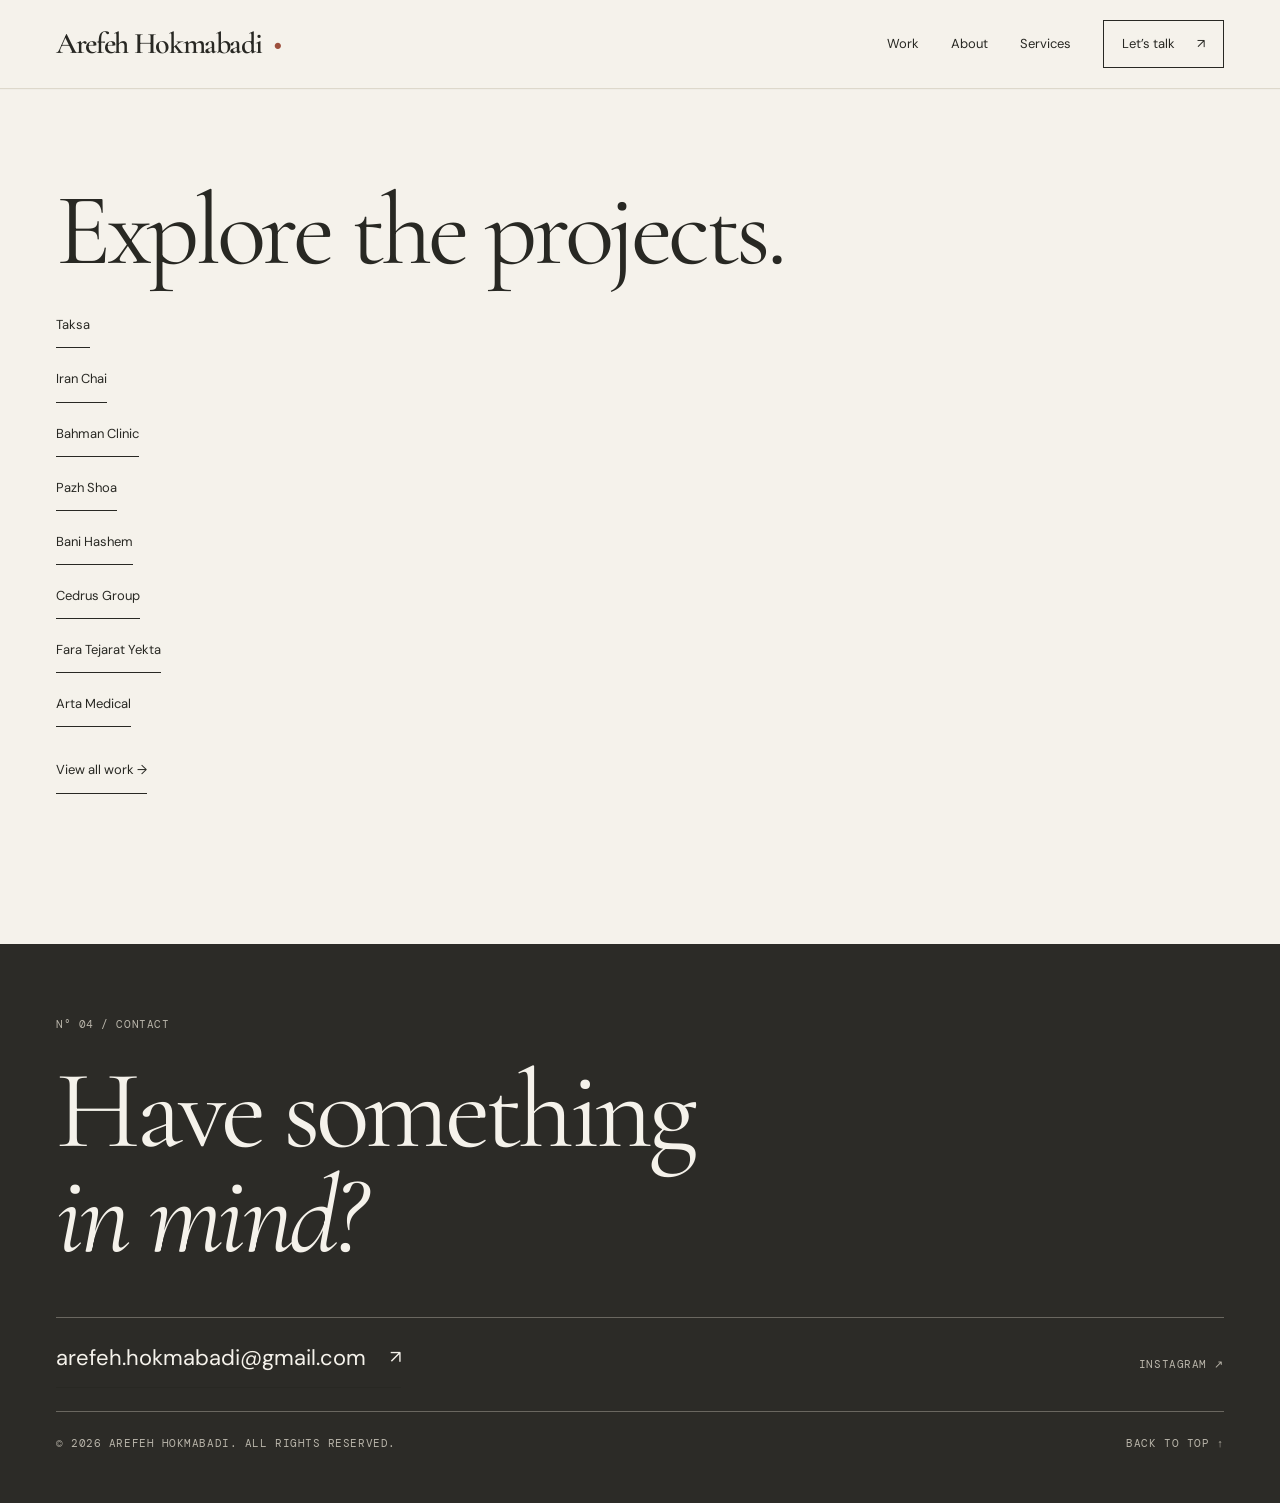
<file: project.html>
<!doctype html>
<html lang="en">
  <head>
    <meta charset="utf-8">
    <meta name="viewport" content="width=device-width, initial-scale=1">
    <meta name="theme-color" content="#f5f2eb">
    <meta name="description" content="Explore the graphic design projects of Arefeh Hokmabadi.">
    <title>
      Projects — Arefeh Hokmabadi
    </title>
    <link rel="stylesheet" href="styles.css">
    <script src="js/main.js" defer>
    </script>
  </head>
  <body id="top">
    <!-- EDIT BRANDING: update the header and footer in every HTML page when changing name or contact details. -->
    <a class="skip-link" href="#main-content">
      Skip to content
    </a>
    <header class="header">
      <div class="wrap header-content">
        <a class="logo" href="index.html">
          Arefeh Hokmabadi
          <span aria-hidden="true">●</span>
        </a>
        <button class="mobile-trigger" id="menuButton" aria-expanded="false" aria-controls="mainNav">
          Menu +
        </button>
        <nav class="nav" id="mainNav" aria-label="Main navigation">
          <a href="work.html">Work</a>
          <a href="about.html">About</a>
          <a href="index.html#services">Services</a>
          <a class="contact-link" href="mailto:arefeh.hokmabadi@gmail.com">Let’s talk <span aria-hidden="true">↗</span></a>
        </nav>
      </div>
    </header>
    <!-- EDIT PAGE CONTENT: text, image src/alt, and project links below are all editable HTML. -->
    <main id="main-content" class="wrap about-page">
      <section class="subhero">
        <h1 class="serif">
          Explore the projects.
        </h1>
        <ul id="legacyProjects">
          <li>
            <a class="text-link" data-slug="taksa" href="taksa.html">
              Taksa
            </a>
          </li>
          <li>
            <a class="text-link" data-slug="iran-chai" href="iran-chai.html">
              Iran Chai
            </a>
          </li>
          <li>
            <a class="text-link" data-slug="bahman-clinic" href="bahman-clinic.html">
              Bahman Clinic
            </a>
          </li>
          <li>
            <a class="text-link" data-slug="pazh-shoa" href="pazh-shoa.html">
              Pazh Shoa
            </a>
          </li>
          <li>
            <a class="text-link" data-slug="bani-hashem" href="bani-hashem.html">
              Bani Hashem
            </a>
          </li>
          <li>
            <a class="text-link" data-slug="cedrus-group" href="cedrus-group.html">
              Cedrus Group
            </a>
          </li>
          <li>
            <a class="text-link" data-slug="fara-tejarat-yekta" href="fara-tejarat-yekta.html">
              Fara Tejarat Yekta
            </a>
          </li>
          <li>
            <a class="text-link" data-slug="arta-medical" href="arta-medical.html">
              Arta Medical
            </a>
          </li>
        </ul>
        <a class="text-link" href="work.html">
          View all work →
        </a>
      </section>
    </main>
    <footer class="footer" id="contact">
      <div class="wrap">
        <div class="mono small">
          N° 04 / Contact
        </div>
        <h2 class="serif">
          Have something
          <br>
          <em>
            in mind?
          </em>
        </h2>
        <div class="footer-actions">
          <a class="text-link" href="mailto:arefeh.hokmabadi@gmail.com">
            arefeh.hokmabadi@gmail.com
            <span>
              ↗
            </span>
          </a>
          <div class="mono small">
            <a href="https://www.instagram.com/formgraphic21/">
              Instagram ↗
            </a>
          </div>
        </div>
        <div class="footer-actions">
          <span class="mono small">
            © 2026 Arefeh Hokmabadi. All rights reserved.
          </span>
          <a class="mono small" href="#top">
            Back to top ↑
          </a>
        </div>
      </div>
    </footer>
  </body>
</html>
</file>
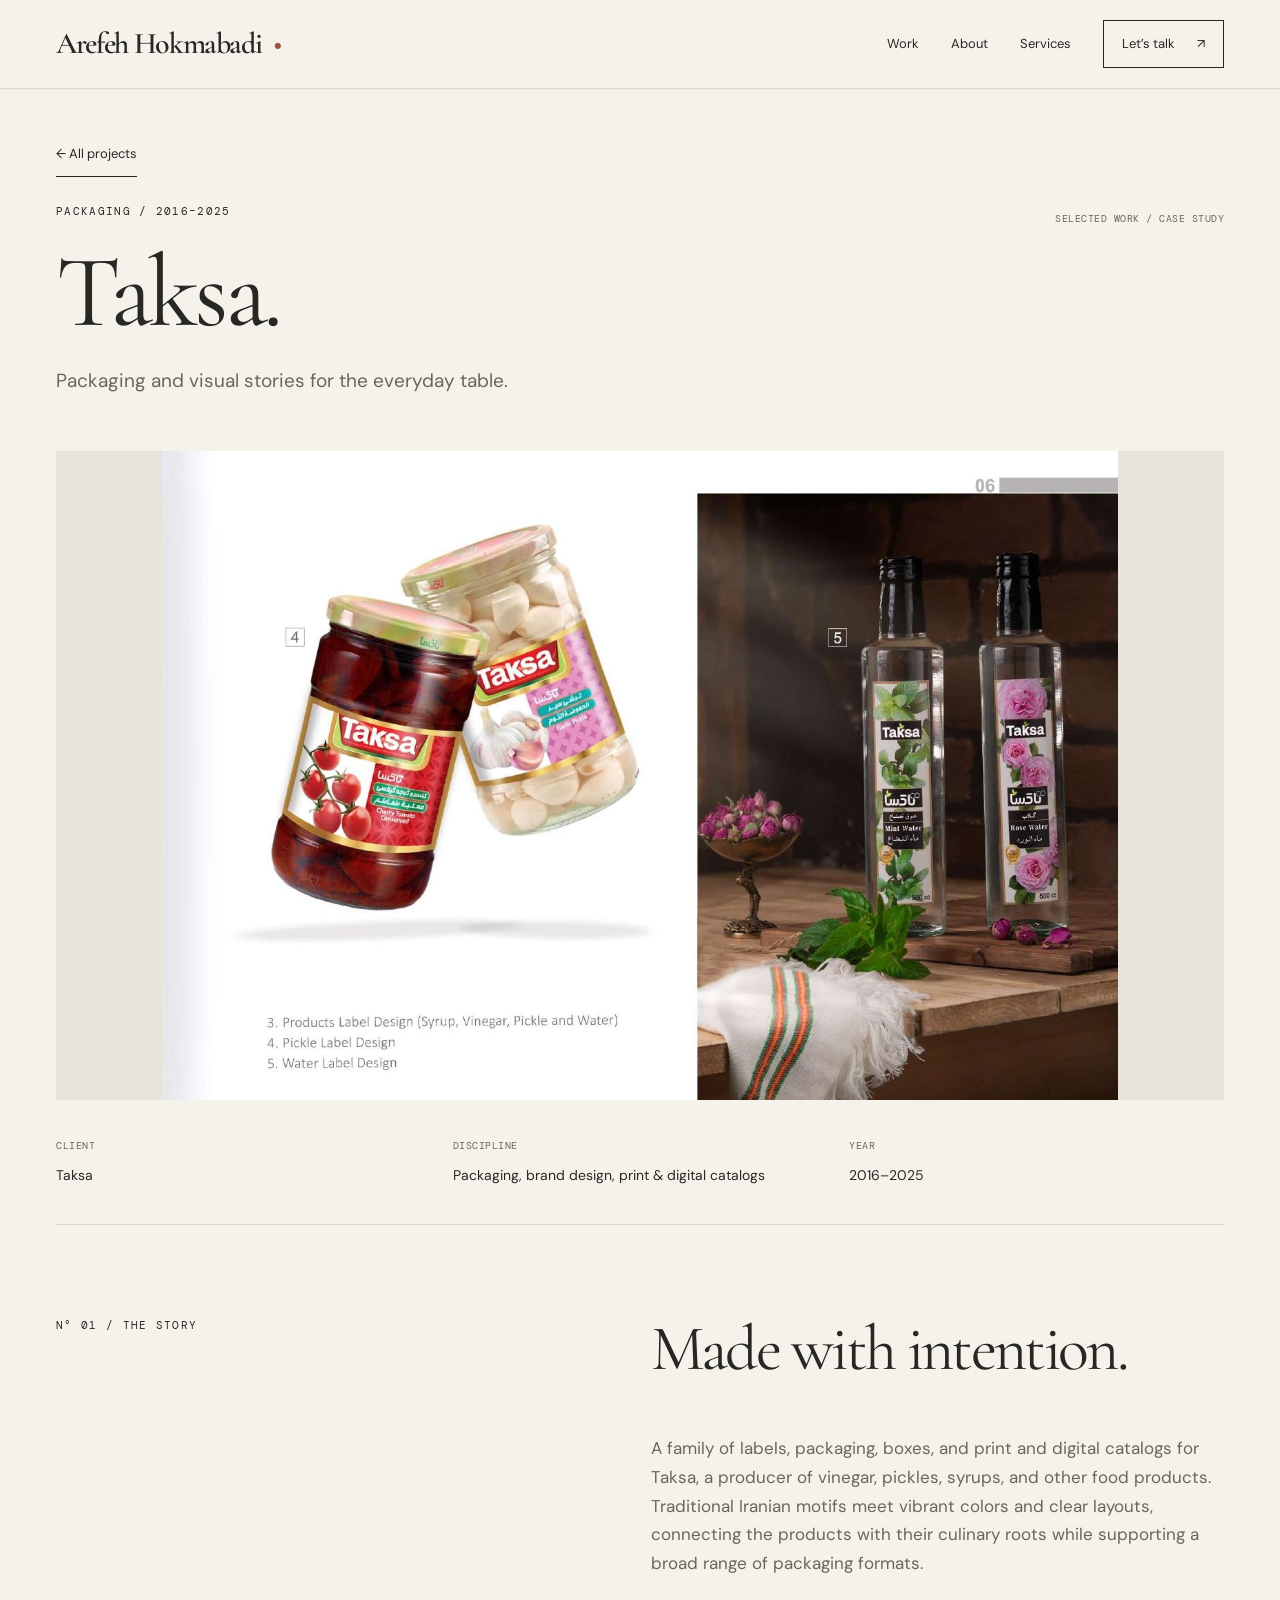
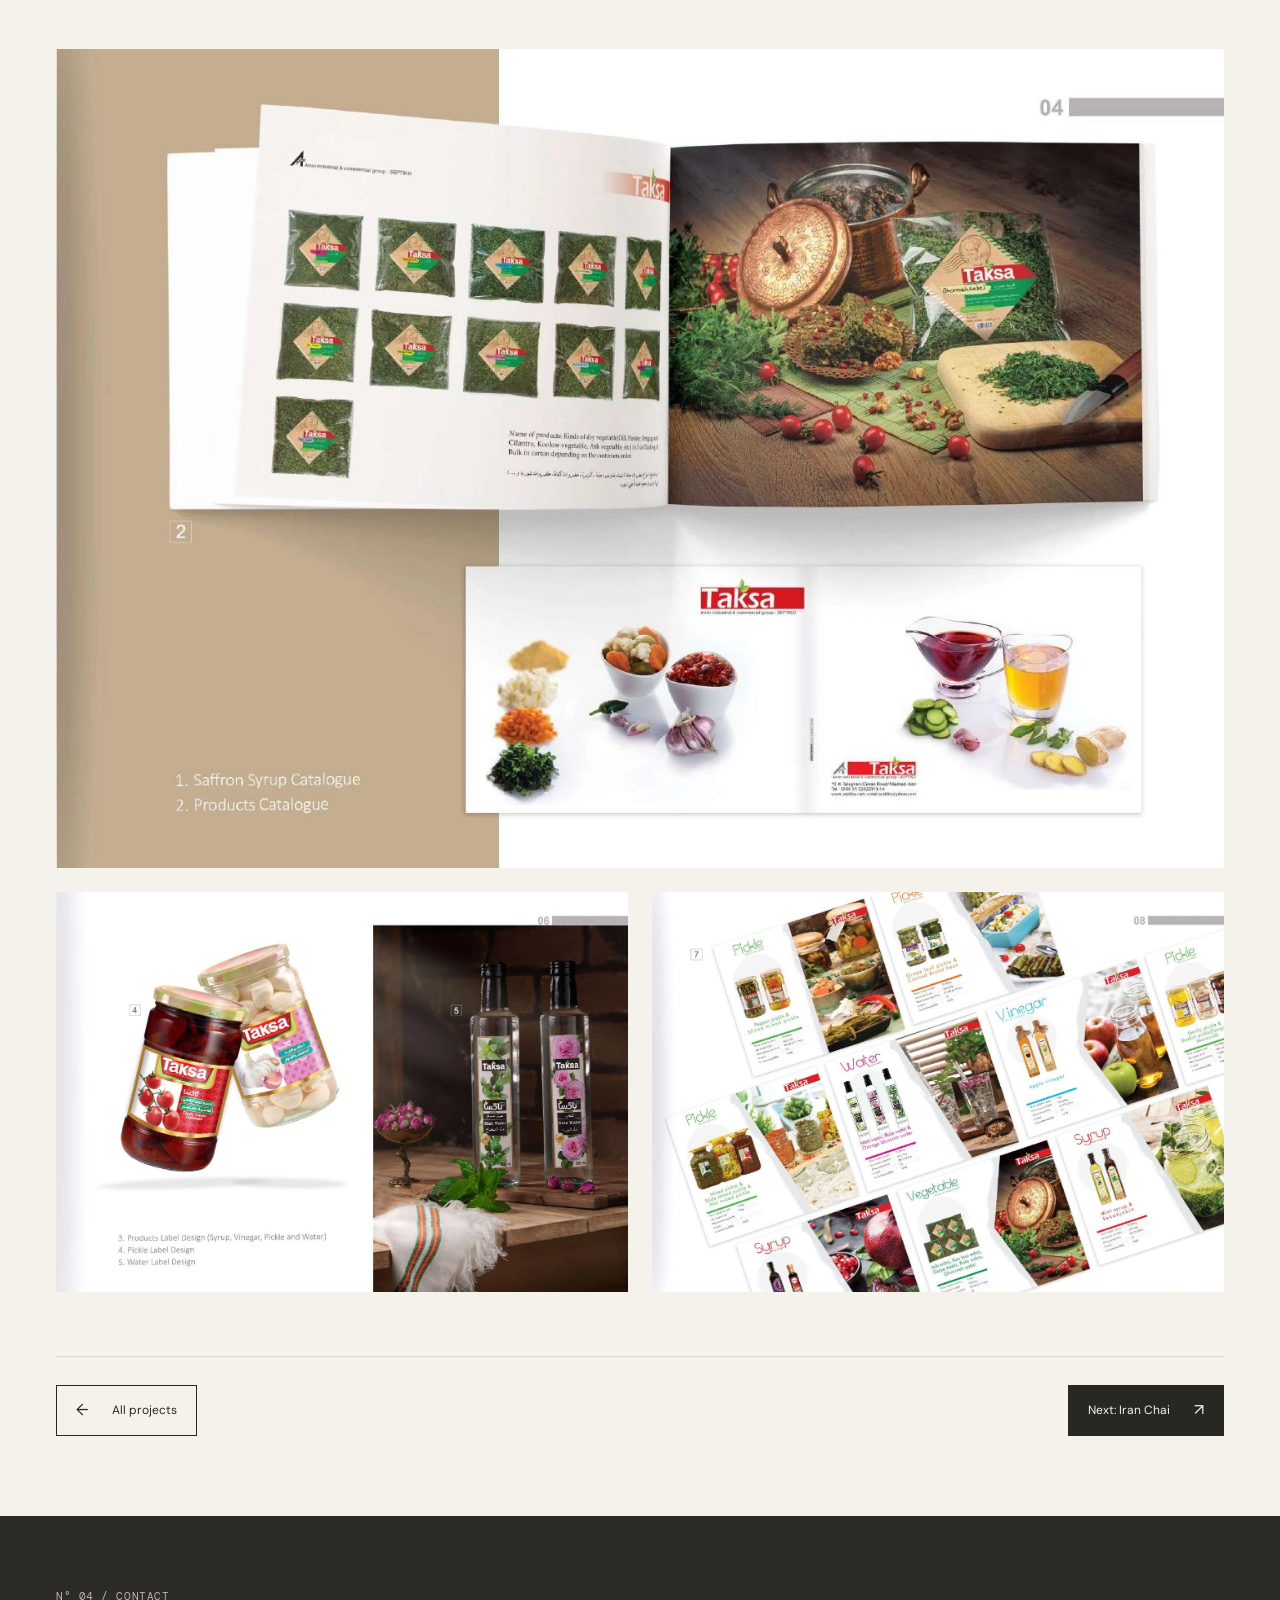
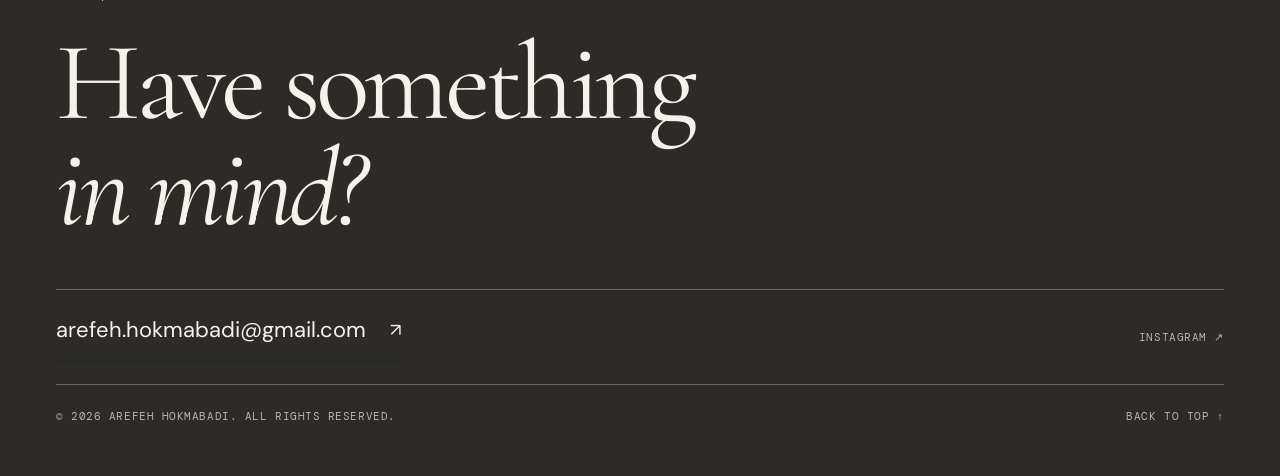
<file: taksa.html>
<!doctype html>
<html lang="en">
  <head>
    <meta charset="utf-8">
    <meta name="viewport" content="width=device-width, initial-scale=1">
    <meta name="theme-color" content="#f5f2eb">
    <meta name="description" content="Packaging and visual stories for the everyday table.">
    <title>
      Taksa — Arefeh Hokmabadi
    </title>
    <link rel="stylesheet" href="styles.css">
    <script src="js/main.js" defer>
    </script>
  </head>
  <body id="top">
    <!-- EDIT BRANDING: update the header and footer in every HTML page when changing name or contact details. -->
    <a class="skip-link" href="#main-content">
      Skip to content
    </a>
    <header class="header">
      <div class="wrap header-content">
        <a class="logo" href="index.html">
          Arefeh Hokmabadi
          <span aria-hidden="true">●</span>
        </a>
        <button class="mobile-trigger" id="menuButton" aria-expanded="false" aria-controls="mainNav">
          Menu +
        </button>
        <nav class="nav" id="mainNav" aria-label="Main navigation">
          <a href="work.html">Work</a>
          <a href="about.html">About</a>
          <a href="index.html#services">Services</a>
          <a class="contact-link" href="mailto:arefeh.hokmabadi@gmail.com">Let’s talk <span aria-hidden="true">↗</span></a>
        </nav>
      </div>
    </header>
    <!-- EDIT PAGE CONTENT: text, image src/alt, and project links below are all editable HTML. -->
    <main id="main-content" class="wrap">
      <section class="detail-hero">
        <a href="work.html" class="text-link">
          ← All projects
        </a>
        <div class="detail-head">
          <div>
            <div class="eyebrow">
              Packaging / 2016–2025
            </div>
            <h1 class="serif">
              Taksa.
            </h1>
          </div>
          <div class="mono muted">
            Selected work / Case study
          </div>
        </div>
        <p class="lede">
          Packaging and visual stories for the everyday table.
        </p>
      </section>
      <!-- EDIT COVER: replace src and describe your artwork in alt. -->
      <img class="detail-cover" src="assets/portfolio/taksa-cover.webp" alt="Taksa — Packaging, brand design, print &amp; digital catalogs">
      <dl class="detail-meta">
        <div>
          <dt class="mono">
            Client
          </dt>
          <dd>
            Taksa
          </dd>
        </div>
        <div>
          <dt class="mono">
            Discipline
          </dt>
          <dd>
            Packaging, brand design, print &amp; digital catalogs
          </dd>
        </div>
        <div>
          <dt class="mono">
            Year
          </dt>
          <dd>
            2016–2025
          </dd>
        </div>
      </dl>
      <section class="detail-story">
        <div class="eyebrow">
          N° 01 / The story
        </div>
        <div>
          <h2 class="serif">
            Made with intention.
          </h2>
          <p>
            A family of labels, packaging, boxes, and print and digital catalogs for Taksa, a producer of vinegar, pickles, syrups, and other food products. Traditional Iranian motifs meet vibrant colors and clear layouts, connecting the products with their culinary roots while supporting a broad range of packaging formats.
          </p>
        </div>
      </section>
      <!-- EDIT GALLERY: each image can be replaced independently. -->
      <div class="detail-gallery portfolio-gallery">
        <img src="assets/portfolio/taksa-1.webp" alt="Taksa — portfolio artwork 1" loading="lazy">
        <img src="assets/portfolio/taksa-2.webp" alt="Taksa — portfolio artwork 2" loading="lazy">
        <img src="assets/portfolio/taksa-3.webp" alt="Taksa — portfolio artwork 3" loading="lazy">
      </div>
      <!-- EDIT PROJECT NAVIGATION: use the same button style as the homepage. -->
      <nav class="project-pagination" aria-label="Project navigation">
        <a class="button button-secondary" href="work.html"><span aria-hidden="true">←</span> All projects</a>
        <a class="button button-primary" href="iran-chai.html">Next: Iran Chai <span aria-hidden="true">↗</span></a>
      </nav>
    </main>
    <footer class="footer" id="contact">
      <div class="wrap">
        <div class="mono small">
          N° 04 / Contact
        </div>
        <h2 class="serif">
          Have something
          <br>
          <em>
            in mind?
          </em>
        </h2>
        <div class="footer-actions">
          <a class="text-link" href="mailto:arefeh.hokmabadi@gmail.com">
            arefeh.hokmabadi@gmail.com
            <span>
              ↗
            </span>
          </a>
          <div class="mono small">
            <a href="https://www.instagram.com/formgraphic21/">
              Instagram ↗
            </a>
          </div>
        </div>
        <div class="footer-actions">
          <span class="mono small">
            © 2026 Arefeh Hokmabadi. All rights reserved.
          </span>
          <a class="mono small" href="#top">
            Back to top ↑
          </a>
        </div>
      </div>
    </footer>
  </body>
</html>
</file>
<file: styles.css>
@import url('https://fonts.googleapis.com/css2?family=DM+Sans:wght@400;500;600;700&family=DM+Mono:wght@400;500&family=Cormorant+Garamond:wght@400;500;600&display=swap');
:root{--paper:#f5f2eb;--ink:#282823;--faint:#ddd8cb;--muted:#68665f;--accent:#8f4938;--container:1380px}*{box-sizing:border-box}html{scroll-behavior:smooth}body{margin:0;background:var(--paper);color:var(--ink);font-family:'DM Sans',Arial,sans-serif;-webkit-font-smoothing:antialiased}a{color:inherit;text-decoration:none}img{display:block;width:100%;height:auto}button{font:inherit}.wrap{width:min(calc(100% - 88px),var(--container));margin-inline:auto}.mono,.eyebrow,.nav,.meta,.pill,.index-row .number{font-family:'DM Mono',monospace;font-size:11px;letter-spacing:.05em;text-transform:uppercase}.line{border-top:1px solid var(--faint)}.header{position:sticky;top:0;z-index:20;background:rgba(245,242,235,.96);backdrop-filter:blur(12px);border-bottom:1px solid var(--faint)}.header-content{display:flex;align-items:center;justify-content:space-between;min-height:76px;gap:24px}.logo{font-family:'Cormorant Garamond',Georgia,serif;font-size:31px;font-weight:600;letter-spacing:-.05em}.logo span{font-size:13px;margin-left:2px;color:var(--accent)}.nav{display:flex;align-items:center;gap:30px}.nav a{transition:opacity .2s}.nav a:hover{opacity:.52}.contact-link{border:1px solid var(--ink);padding:13px 19px}.mobile-trigger{display:none;background:none;border:0;font-family:'DM Mono',monospace;text-transform:uppercase;font-size:12px;cursor:pointer}.hero{padding:96px 0 85px}.hero-row{display:flex;justify-content:space-between;gap:25px;align-items:center}.availability{display:flex;align-items:center;gap:8px}.dot{width:7px;height:7px;background:#80947e;border-radius:50%}h1,h2,h3,p{margin-top:0}.serif{font-family:'Cormorant Garamond',Georgia,serif;font-weight:400;letter-spacing:-.042em}.hero h1{font-size:clamp(68px,9.3vw,156px);line-height:.81;max-width:1090px;margin:65px 0 43px}.hero h1 em{font-weight:400}.hero-bottom{display:grid;grid-template-columns:1.3fr .7fr;align-items:end;gap:40px}.lede{font-size:clamp(17px,1.6vw,23px);line-height:1.5;max-width:600px}.text-link{display:inline-flex;gap:24px;align-items:center;border-bottom:1px solid var(--ink);padding-bottom:12px;font-size:13px}.text-link span{font-size:18px}.hero-note{text-align:right;color:var(--muted);line-height:1.7}.section{padding:86px 0 105px}.section-top{display:flex;align-items:end;justify-content:space-between;gap:24px;margin-bottom:42px}.section-top h2,.section-heading{font-size:clamp(48px,6.3vw,91px);line-height:.91;margin:18px 0 0}.section-intro{max-width:445px;color:var(--muted);line-height:1.7}.project-grid{display:grid;grid-template-columns:repeat(2,minmax(0,1fr));gap:68px 22px}.project-card .art{aspect-ratio:1.22;overflow:hidden;background:#e7e0d4;position:relative}.project-card:nth-child(2n) .art{aspect-ratio:1.22}.project-card img{height:100%;object-fit:cover;transition:transform .55s ease}.project-card:hover img{transform:scale(1.045)}.art::before,.art::after{content:'';position:absolute;width:18px;height:18px;z-index:1;pointer-events:none}.art::before{top:12px;left:12px;border-top:1px solid rgba(46,43,38,.5);border-left:1px solid rgba(46,43,38,.5)}.art::after{right:12px;bottom:12px;border-right:1px solid rgba(46,43,38,.5);border-bottom:1px solid rgba(46,43,38,.5)}.project-cap{display:flex;justify-content:space-between;align-items:baseline;gap:16px;padding-top:18px}.project-cap h3{font-size:clamp(30px,3vw,43px);line-height:1.06;margin:5px 0 0}.project-cap .meta{color:var(--muted);font-size:10px}.project-number{color:var(--muted)}.service-grid{display:grid;grid-template-columns:1fr 1fr;gap:40px}.service-intro{max-width:440px}.service-intro h2{font-size:clamp(45px,5.4vw,75px);line-height:1}.service-intro p{line-height:1.7;color:var(--muted)}.service-items{border-top:1px solid var(--faint)}.service-item{display:flex;align-items:center;justify-content:space-between;border-bottom:1px solid var(--faint);padding:20px 0;gap:10px}.service-item span:first-child{font-size:20px}.service-item .mono{color:var(--muted)}.about-band{background:#e8e4da;padding:88px 0}.about-inner{display:grid;grid-template-columns:1fr 1fr;gap:10vw;align-items:start}.about-inner h2{font-size:clamp(48px,6vw,90px);line-height:.98}.about-inner p{font-size:18px;line-height:1.7;max-width:530px}.footer{background:#2c2b27;color:#f5f2eb;padding:80px 0 28px}.footer h2{font-size:clamp(68px,10vw,154px);line-height:.85;margin:25px 0 48px}.footer-actions{display:flex;justify-content:space-between;align-items:center;gap:20px;border-top:1px solid #6a6760;padding:23px 0}.footer .small{color:#b9b5aa}.subhero{padding:80px 0 65px}.subhero h1{font-size:clamp(70px,11vw,150px);line-height:.88;margin:26px 0 32px}.filters{display:flex;gap:10px;flex-wrap:wrap;margin:30px 0 50px}.filter{cursor:pointer;padding:11px 16px;border:1px solid #bbb6ab;background:transparent;color:var(--ink);font-family:'DM Mono',monospace;font-size:11px;text-transform:uppercase}.filter.active,.filter:hover{background:var(--ink);color:var(--paper)}.index-row{display:grid;grid-template-columns:45px 1fr 1fr 70px;align-items:center;gap:20px;padding:22px 0;border-bottom:1px solid var(--faint)}.index-row:hover{color:var(--accent)}.index-row .name{font-family:'Cormorant Garamond',Georgia,serif;font-size:clamp(34px,4vw,59px);line-height:1}.index-row .category{font-size:12px;color:var(--muted)}.detail-hero{padding:80px 0 45px}.detail-head{display:flex;justify-content:space-between;align-items:start;gap:20px}.detail-head h1{font-size:clamp(72px,10vw,140px);line-height:.88;margin:20px 0 24px}.detail-cover{aspect-ratio:1.75;object-fit:cover;background:#e8e0d8}.detail-meta{display:grid;grid-template-columns:repeat(3,1fr);gap:22px;margin:38px 0;padding-bottom:37px;border-bottom:1px solid var(--faint)}.detail-meta dt{color:var(--muted);margin-bottom:12px}.detail-meta dd{margin:0;font-size:17px}.detail-story{display:grid;grid-template-columns:1fr 1.2fr;gap:60px;padding:70px 0}.detail-story h2{font-size:clamp(38px,5vw,65px);line-height:1}.detail-story p{font-size:19px;line-height:1.7}.detail-gallery{display:grid;grid-template-columns:1fr 1fr;gap:18px;padding-bottom:100px}.detail-gallery img{aspect-ratio:1.2;object-fit:cover}.detail-gallery img:first-child{grid-column:1/-1;aspect-ratio:2.15}.about-page{padding-bottom:120px}.about-page .statement{max-width:800px;font-size:clamp(27px,3.4vw,46px);line-height:1.25}.muted{color:var(--muted)}:focus-visible{outline:2px solid var(--accent);outline-offset:4px} @media(max-width:800px){.wrap{width:min(calc(100% - 40px),var(--container))}.header-content{min-height:65px}.nav{display:none;position:absolute;top:65px;left:0;right:0;background:var(--paper);padding:22px 20px 32px;border-bottom:1px solid var(--faint);flex-direction:column;align-items:stretch;gap:22px}.nav.open{display:flex}.mobile-trigger{display:block}.hero{padding:62px 0 65px}.hero h1{font-size:clamp(65px,13vw,100px);margin:55px 0 42px}.hero-bottom,.service-grid,.about-inner,.detail-story{grid-template-columns:1fr}.hero-note{text-align:left}.project-grid{gap:48px 16px}.section{padding:62px 0 74px}.section-top{align-items:start;flex-direction:column}.about-band{padding:65px 0}.footer{padding-top:60px}.detail-meta{grid-template-columns:1fr 1fr}.detail-head{display:block}}@media(max-width:540px){.project-grid{grid-template-columns:1fr}.hero h1{font-size:clamp(64px,16vw,90px)}.hero-row{align-items:start;flex-direction:column}.project-cap h3{font-size:36px}.index-row{grid-template-columns:24px 1fr 30px;gap:8px}.index-row .category{display:none}.detail-gallery{grid-template-columns:1fr}.detail-gallery img:first-child{grid-column:auto;aspect-ratio:1.2}.detail-meta{grid-template-columns:1fr}.footer-actions{align-items:start;flex-direction:column}}@media(prefers-reduced-motion:reduce){html{scroll-behavior:auto}*{transition:none!important}}

/* Keep keyboard navigation and filter updates accessible without changing the layout. */
.sr-only{position:absolute;width:1px;height:1px;padding:0;margin:-1px;overflow:hidden;clip-path:inset(50%);white-space:nowrap;border:0}
.skip-link{position:fixed;top:12px;left:12px;z-index:100;padding:12px 18px;background:var(--ink);color:var(--paper);transform:translateY(-160%)}
.skip-link:focus{transform:translateY(0)}
#main-content{scroll-margin-top:90px}

[hidden]{display:none!important}

/* Artwork from Arefeh's portfolio; retain complete compositions in case studies. */
.work-page{padding-bottom:110px}
.about-portrait{width:210px;max-width:100%;height:auto;margin-bottom:24px}
.portfolio-gallery img,.portfolio-gallery img:first-child{aspect-ratio:auto;height:auto;object-fit:contain}
.project-back{padding-bottom:100px}
@media(max-width:800px){.logo{font-size:25px}.header-content{gap:12px}.detail-head h1{overflow-wrap:anywhere}}
@media(max-width:380px){.logo{font-size:22px}.hero h1{font-size:58px}}

/* UI refinements — edit these values to tune the editorial rhythm. */
:root {
  --container: 1320px;
  --accent: #9c4936;
}
html { scroll-padding-top: 100px; }
body { line-height: 1.55; }
.wrap { width: min(calc(100% - 112px), var(--container)); }
.header-content { min-height: 88px; }
.logo { font-size: 30px; letter-spacing: -.045em; white-space: nowrap; }
.logo span { display: inline-block; color: var(--accent); font-size: 10px; margin-left: 7px; vertical-align: middle; }
.nav { gap: 32px; font-family: 'DM Sans', Arial, sans-serif; font-size: 13px; text-transform: none; letter-spacing: 0; }
.nav a { padding-block: 12px; }
.nav a[aria-current="page"] { text-decoration: underline; text-underline-offset: 7px; text-decoration-color: var(--accent); }
.nav .contact-link { padding: 11px 18px; display: flex; gap: 22px; }
.eyebrow { letter-spacing: .12em; line-height: 1.6; }
.hero { padding: 64px 0 24px; }
.hero-row { color: var(--muted); }
.hero-edition { font-size: 10px; }
.hero h1 { font-size: clamp(88px, 10.5vw, 148px); line-height: .88; letter-spacing: -.055em; margin: 46px 0 38px; max-width: 100%; }
.hero h1 em { font-style: normal; }
.hero-bottom { grid-template-columns: 1.15fr 1fr; align-items: end; gap: 64px; }
.hero .lede { max-width: 560px; font-size: clamp(17px, 1.5vw, 20px); line-height: 1.65; color: var(--muted); margin: 0; }
.hero-actions { display: flex; flex-wrap: wrap; gap: 12px; justify-content: flex-end; padding-bottom: 5px; }
.button { display: inline-flex; align-items: center; justify-content: space-between; gap: 24px; min-height: 48px; padding: 13px 19px; border: 1px solid var(--ink); font-size: 12px; transition: background .2s, color .2s; }
.button-primary { background: var(--ink); color: var(--paper); }
.button-primary:hover { background: var(--accent); border-color: var(--accent); }
.button-secondary:hover { background: var(--ink); color: var(--paper); }
.hero-footnote { display: flex; justify-content: space-between; gap: 20px; border-top: 1px solid var(--faint); margin-top: 48px; padding-top: 20px; color: var(--muted); font-size: 10px; }
.hero-footnote a { display: flex; align-items: center; gap: 32px; }
.section { padding: 80px 0 96px; }
.section-top { margin-bottom: 36px; }
.section-top h2 { font-size: clamp(50px, 5.5vw, 76px); line-height: .98; }
.section-intro { max-width: 340px; font-size: 14px; }
.project-grid { gap: 52px 28px; }
.project-card .art, .project-card:nth-child(2n) .art { aspect-ratio: 1.3; background: #e8e3db; }
.art::before, .art::after { display: none; }
.project-card img { transition: transform .6s ease; }
.project-card:hover img { transform: scale(1.025); }
.project-cap { padding-top: 17px; gap: 12px; align-items: center; }
.project-cap h3 { font-size: clamp(29px, 2.7vw, 38px); margin-top: 5px; }
.project-cap .meta { font-size: 9px; letter-spacing: .07em; }
.project-number { display: flex; align-items: center; gap: 16px; font-size: 10px; white-space: nowrap; }
.card-arrow { display: grid; place-items: center; width: 34px; height: 34px; border: 1px solid var(--faint); border-radius: 50%; font-size: 17px; transition: background .2s, color .2s, border-color .2s; }
.project-card:hover .card-arrow, .project-card:focus-visible .card-arrow { background: var(--ink); color: var(--paper); border-color: var(--ink); }
.service-grid { gap: 10%; }
.service-intro h2 { margin: 20px 0 24px; font-size: clamp(44px, 4.8vw, 66px); line-height: 1.02; }
.service-intro p { font-size: 14px; }
.service-item { padding: 23px 0; }
.service-item span:first-child { font-size: 18px; }
.about-inner h2 { margin: 20px 0 0; font-size: clamp(48px, 5.3vw, 74px); }
.about-inner p { font-size: 17px; }
.footer { padding-top: 72px; }
.footer h2 { font-size: clamp(68px, 8.7vw, 120px); line-height: .95; }
.footer .text-link { font-size: clamp(13px, 1.8vw, 22px); overflow-wrap: anywhere; }
.footer-actions { flex-wrap: wrap; }
.subhero { padding: 66px 0 30px; }
.subhero h1 { font-size: clamp(66px, 8vw, 112px); line-height: .97; }
.subhero .lede { color: var(--muted); font-size: 18px; }
.filters { gap: 8px; margin: 22px 0 38px; padding: 20px 0; border-block: 1px solid var(--faint); }
.filter { min-height: 44px; padding: 10px 18px; border-color: transparent; font-size: 10px; }
.detail-hero { padding: 52px 0 36px; }
.detail-head { margin-top: 26px; }
.detail-head h1 { font-size: clamp(60px, 8vw, 110px); line-height: 1; overflow-wrap: normal; }
.detail-head > .mono { padding-top: 8px; font-size: 10px; }
.detail-hero .lede { font-size: 19px; color: var(--muted); }
.detail-cover { aspect-ratio: 1.8; object-fit: contain; background: #e8e3db; }
.detail-meta dd { font-size: 14px; max-width: 340px; }
.detail-meta dt { font-size: 10px; }
.detail-story { padding: 54px 0; gap: 10%; }
.detail-story p { font-size: 17px; color: var(--muted); }
.detail-gallery { align-items: start; gap: 24px; padding-bottom: 64px; }
.about-portrait { width: 240px; }
.about-page .statement { max-width: 860px; }
#legacyProjects { padding: 0; list-style: none; display: grid; gap: 18px; margin-block: 30px; }
@media (max-width: 1000px) {
  .wrap { width: calc(100% - 64px); }
  .hero-bottom { gap: 30px; grid-template-columns: 1fr 1fr; }
  .hero-actions { flex-direction: column; align-items: stretch; }
  .nav { gap: 22px; }
}
@media (max-width: 800px) {
  .wrap { width: calc(100% - 40px); }
  .header-content { min-height: 72px; }
  .logo { font-size: 26px; }
  .mobile-trigger { min-height: 44px; padding: 10px 0 10px 14px; }
  .nav { top: 72px; gap: 4px; box-shadow: 0 16px 22px rgba(40,40,35,.05); }
  .nav a { padding: 13px 0; font-size: 16px; }
  .nav .contact-link { margin-top: 10px; justify-content: space-between; padding: 13px 16px; }
  .hero { padding: 42px 0 22px; }
  .hero h1 { font-size: clamp(64px, 13.3vw, 104px); line-height: .96; margin: 36px 0 28px; }
  .hero-row { align-items: flex-start; }
  .hero-edition { display: none; }
  .hero-bottom { grid-template-columns: 1fr; gap: 25px; }
  .hero .lede { max-width: 600px; font-size: 17px; }
  .hero-actions { flex-direction: row; justify-content: flex-start; }
  .hero-footnote { margin-top: 32px; font-size: 9px; }
  .section { padding: 56px 0 68px; }
  .section-top { gap: 22px; }
  .section-intro { max-width: 480px; }
  .project-grid { gap: 36px 20px; }
  .project-number { gap: 8px; }
  .service-grid, .about-inner { gap: 32px; }
  .subhero { padding: 48px 0 20px; }
  .detail-head > .mono { display: none; }
  .detail-meta { gap: 25px; }
  .detail-story { gap: 24px; }
  .footer { padding-top: 56px; }
}
@media (max-width: 540px) {
  .hero-row .eyebrow { font-size: 9px; letter-spacing: .07em; }
  .hero h1 { font-size: clamp(56px, 13.3vw, 72px); }
  .hero-footnote { font-size: 8px; gap: 10px; }
  .hero-footnote a { gap: 10px; }
  .hero-actions { width: 100%; }
  .button { flex: 1; gap: 12px; padding-inline: 13px; font-size: 11px; }
  .project-cap h3 { font-size: 32px; }
  .project-card .art { aspect-ratio: 1.2; }
  .section-top h2 { font-size: 52px; }
  .detail-head h1 { font-size: 58px; overflow-wrap: anywhere; }
  .detail-meta { grid-template-columns: 1fr; }
  .detail-cover { aspect-ratio: 1.2; }
  .footer .text-link { font-size: 15px; gap: 12px; }
  .about-page .statement { font-size: 28px; }
}

/* Carry the reference page's square controls and equal columns through the site. */
:root {
  --control-height: 48px;
  --control-padding: 19px;
  --column-gap: 28px;
}
.project-grid { column-gap: var(--column-gap); }
.button {
  min-height: var(--control-height);
  padding-inline: var(--control-padding);
  border-radius: 0;
  line-height: 1.4;
}
.button > span[aria-hidden] { flex-shrink: 0; font-size: 16px; }
.nav .contact-link { min-height: var(--control-height); align-items: center; }
.card-arrow { border-radius: 0; width: 36px; height: 36px; }
.project-card:focus-visible .art { outline: 1px solid var(--ink); outline-offset: 4px; }
.filters { gap: 10px; }
.filter { display: inline-flex; align-items: center; justify-content: space-between; gap: 22px; min-height: var(--control-height); border: 1px solid var(--faint); padding-inline: 16px; line-height: 1.4; }
.filter.active { border-color: var(--ink); }
.filter-count { font-size: 9px; opacity: .65; }
.project-pagination { display: flex; justify-content: space-between; gap: 20px; padding: 28px 0 80px; border-top: 1px solid var(--faint); }
.project-pagination .button { max-width: 65%; }
.detail-head > div:first-child { min-width: 0; }
.detail-meta { grid-template-columns: minmax(0,1fr) minmax(0,1fr) minmax(0,1fr); }
.detail-meta > div { min-width: 0; }
.detail-story { grid-template-columns: minmax(0,1fr) minmax(0,1.2fr); }
.portfolio-gallery { grid-template-columns: repeat(2,minmax(0,1fr)); }
.portfolio-gallery img:only-child { max-width: 100%; }
@media (max-width:800px) {
  :root { --column-gap: 20px; }
  .detail-story { grid-template-columns: minmax(0,1fr); }
  .project-pagination { padding-bottom: 56px; }
}
@media (max-width:540px) {
  .hero-actions .button { padding-inline: 13px; }
  .filters { display: grid; grid-template-columns: repeat(2,minmax(0,1fr)); }
  .filter { gap: 8px; padding-inline: 13px; text-align: left; }
  .detail-meta, .portfolio-gallery { grid-template-columns: minmax(0,1fr); }
  .project-pagination { flex-direction: column; gap: 12px; }
  .project-pagination .button { max-width: 100%; width: 100%; }
}

/* Homepage reference: name, introduction, and actions share one left edge. */
.hero-stacked {
  padding-top: 68px;
  padding-bottom: 56px;
}
.hero-stacked h1 {
  margin-top: 52px;
  margin-bottom: 52px;
}
.hero-stacked .hero-bottom {
  display: flex;
  flex-direction: column;
  align-items: flex-start;
  gap: 38px;
}
.hero-stacked .lede {
  max-width: 620px;
  font-size: clamp(18px, 1.65vw, 23px);
  line-height: 1.6;
}
.hero-stacked .hero-actions {
  justify-content: flex-start;
  flex-direction: row;
  gap: 14px;
  padding: 0;
}
.hero-stacked .button {
  min-height: 50px;
  padding: 14px 23px;
  gap: 22px;
  font-size: 14px;
  border-radius: 2px;
}
@media (max-width:800px) {
  .hero-stacked { padding-top: 44px; padding-bottom: 44px; }
  .hero-stacked h1 { margin-top: 36px; margin-bottom: 34px; }
  .hero-stacked .hero-bottom { gap: 28px; }
  .hero-stacked .lede { font-size: 18px; }
}
@media (max-width:540px) {
  .hero-stacked .hero-actions { width: auto; max-width: 100%; flex-wrap: wrap; gap: 12px; }
  .hero-stacked .button { flex: 0 1 auto; padding: 13px 16px; font-size: 12px; gap: 16px; }
}

/* Hero portrait: retain the complete text-and-button column on the left. */
.hero-stacked {
  display: grid;
  grid-template-columns: minmax(0, 1fr) minmax(220px, 300px);
  align-items: center;
  column-gap: clamp(40px, 6vw, 88px);
}
.hero-copy { min-width: 0; }
.hero-portrait { margin: 0; width: 100%; }
.hero-portrait img {
  width: 100%;
  height: auto;
  border: 1px solid var(--faint);
  padding: 10px;
  background: #e8e4da;
}
.hero-portrait figcaption {
  margin-top: 14px;
  color: var(--muted);
  font-size: 9px;
  line-height: 1.7;
  letter-spacing: .04em;
}
@media (max-width: 1000px) and (min-width: 801px) {
  .hero-stacked h1 { font-size: 10vw; }
}
@media (max-width: 800px) {
  .hero-stacked { grid-template-columns: minmax(0, 1fr); row-gap: 40px; }
  .hero-portrait { max-width: 280px; }
}

/* Final polish: make the portfolio feel tactile without adding visual noise. */
:root {
  --accent: #9d503d;
  --shadow: 0 18px 40px rgba(40, 40, 35, .08);
}

::selection {
  background: var(--accent);
  color: var(--paper);
}

.header {
  box-shadow: 0 1px 0 rgba(40, 40, 35, .02);
}

.nav > a:not(.contact-link) {
  position: relative;
  padding-block: 8px;
}

.nav > a:not(.contact-link)::after {
  content: '';
  position: absolute;
  right: 0;
  bottom: 2px;
  left: 0;
  height: 1px;
  background: var(--accent);
  transform: scaleX(0);
  transform-origin: right;
  transition: transform .25s ease;
}

.nav > a:not(.contact-link):hover::after,
.nav > a[aria-current="page"]::after {
  transform: scaleX(1);
  transform-origin: left;
}

.hero-stacked {
  position: relative;
}

.hero-stacked::after {
  content: '';
  position: absolute;
  right: 0;
  bottom: 20px;
  left: 0;
  height: 1px;
  background: var(--faint);
}

.hero-stacked .button {
  transition: transform .2s ease, background-color .2s ease, color .2s ease, box-shadow .2s ease;
}

.hero-stacked .button:hover {
  transform: translateY(-3px);
  box-shadow: var(--shadow);
}

.hero-portrait img {
  transition: transform .45s ease, box-shadow .45s ease;
}

.hero-portrait:hover img {
  transform: translate(-5px, -5px);
  box-shadow: var(--shadow);
}

.project-card {
  display: block;
}

.project-card .project-cap h3 {
  transition: color .2s ease;
}

.project-card:hover .project-cap h3,
.project-card:focus-visible .project-cap h3 {
  color: var(--accent);
}

.project-card .art {
  box-shadow: 0 0 0 1px rgba(40, 40, 35, .04);
}

@media (max-width: 800px) {
  .hero-stacked::after {
    bottom: 8px;
  }

  .hero-stacked h1 {
    overflow-wrap: anywhere;
  }

  .hero-portrait {
    max-width: 320px;
  }
}

@media (prefers-reduced-motion: reduce) {
  .nav > a:not(.contact-link)::after,
  .hero-stacked .button,
  .hero-portrait img,
  .project-card .project-cap h3 {
    transition: none;
  }
}
</file>
